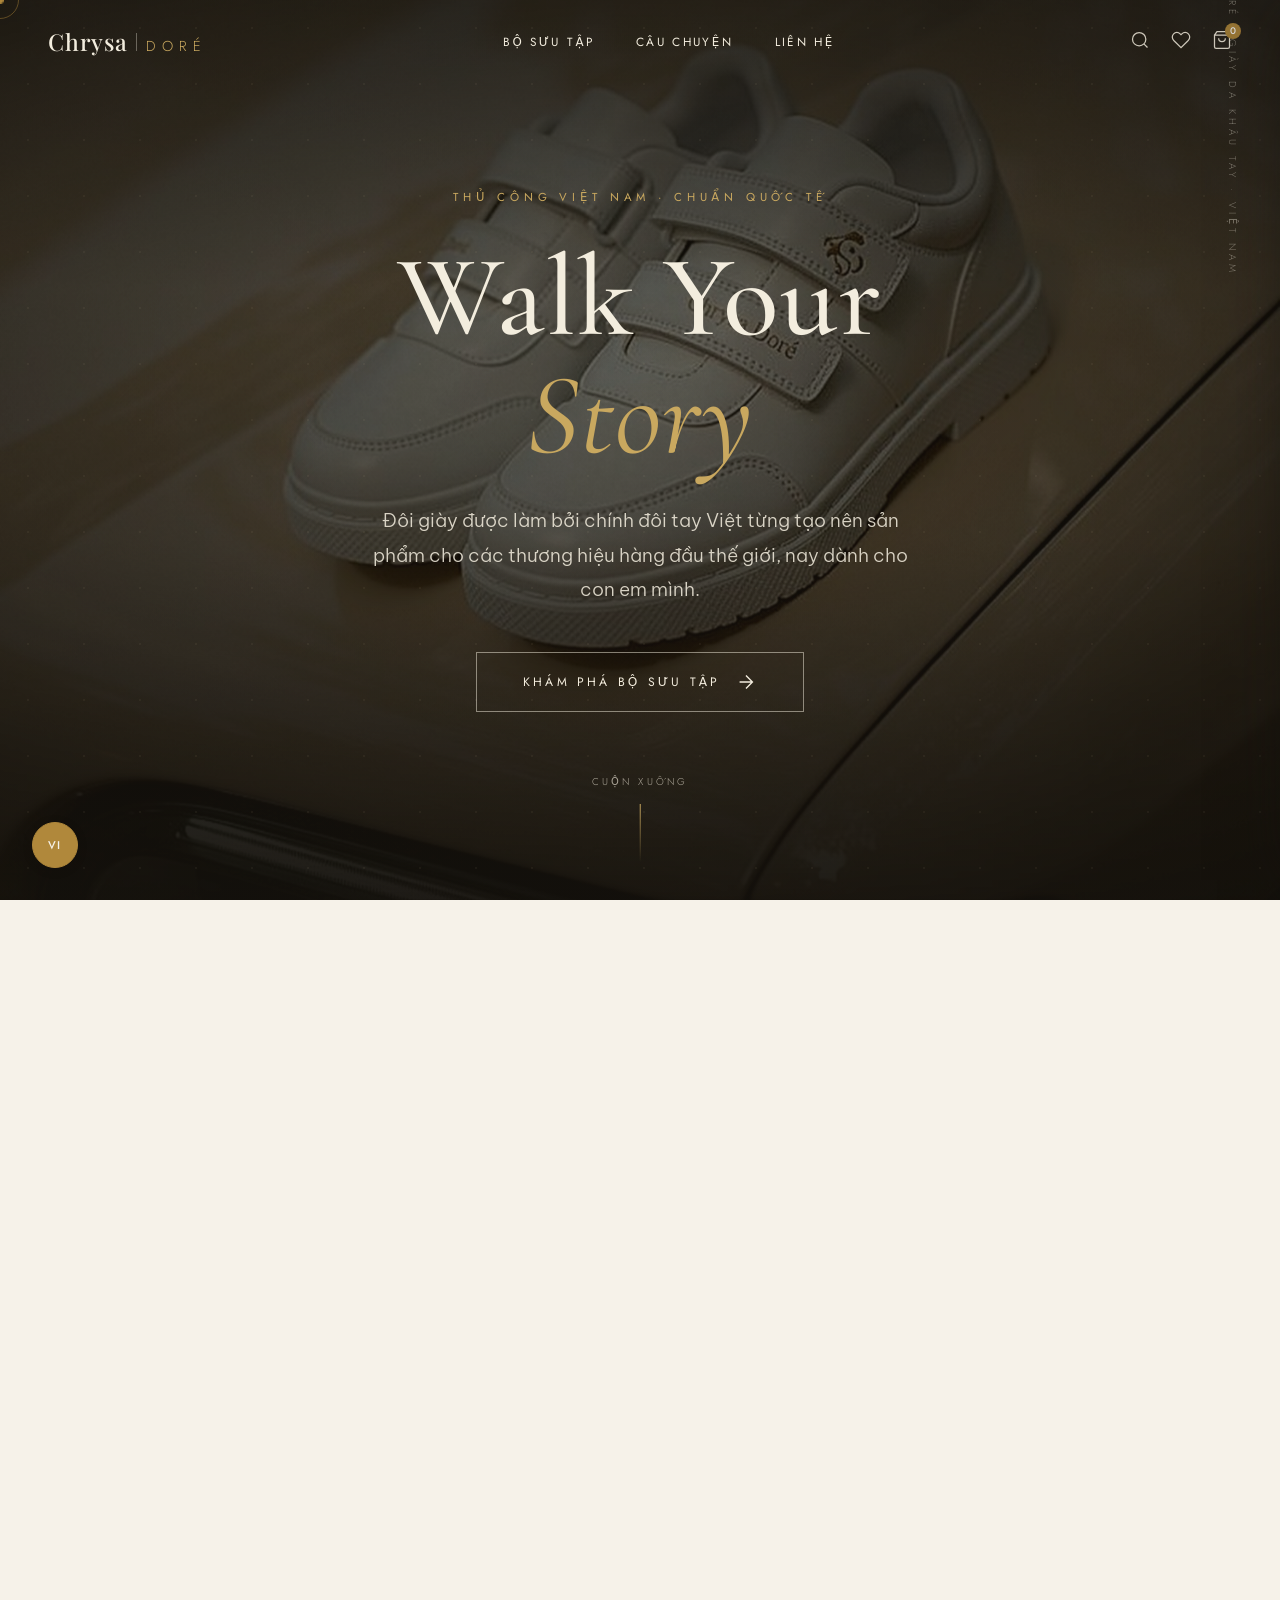
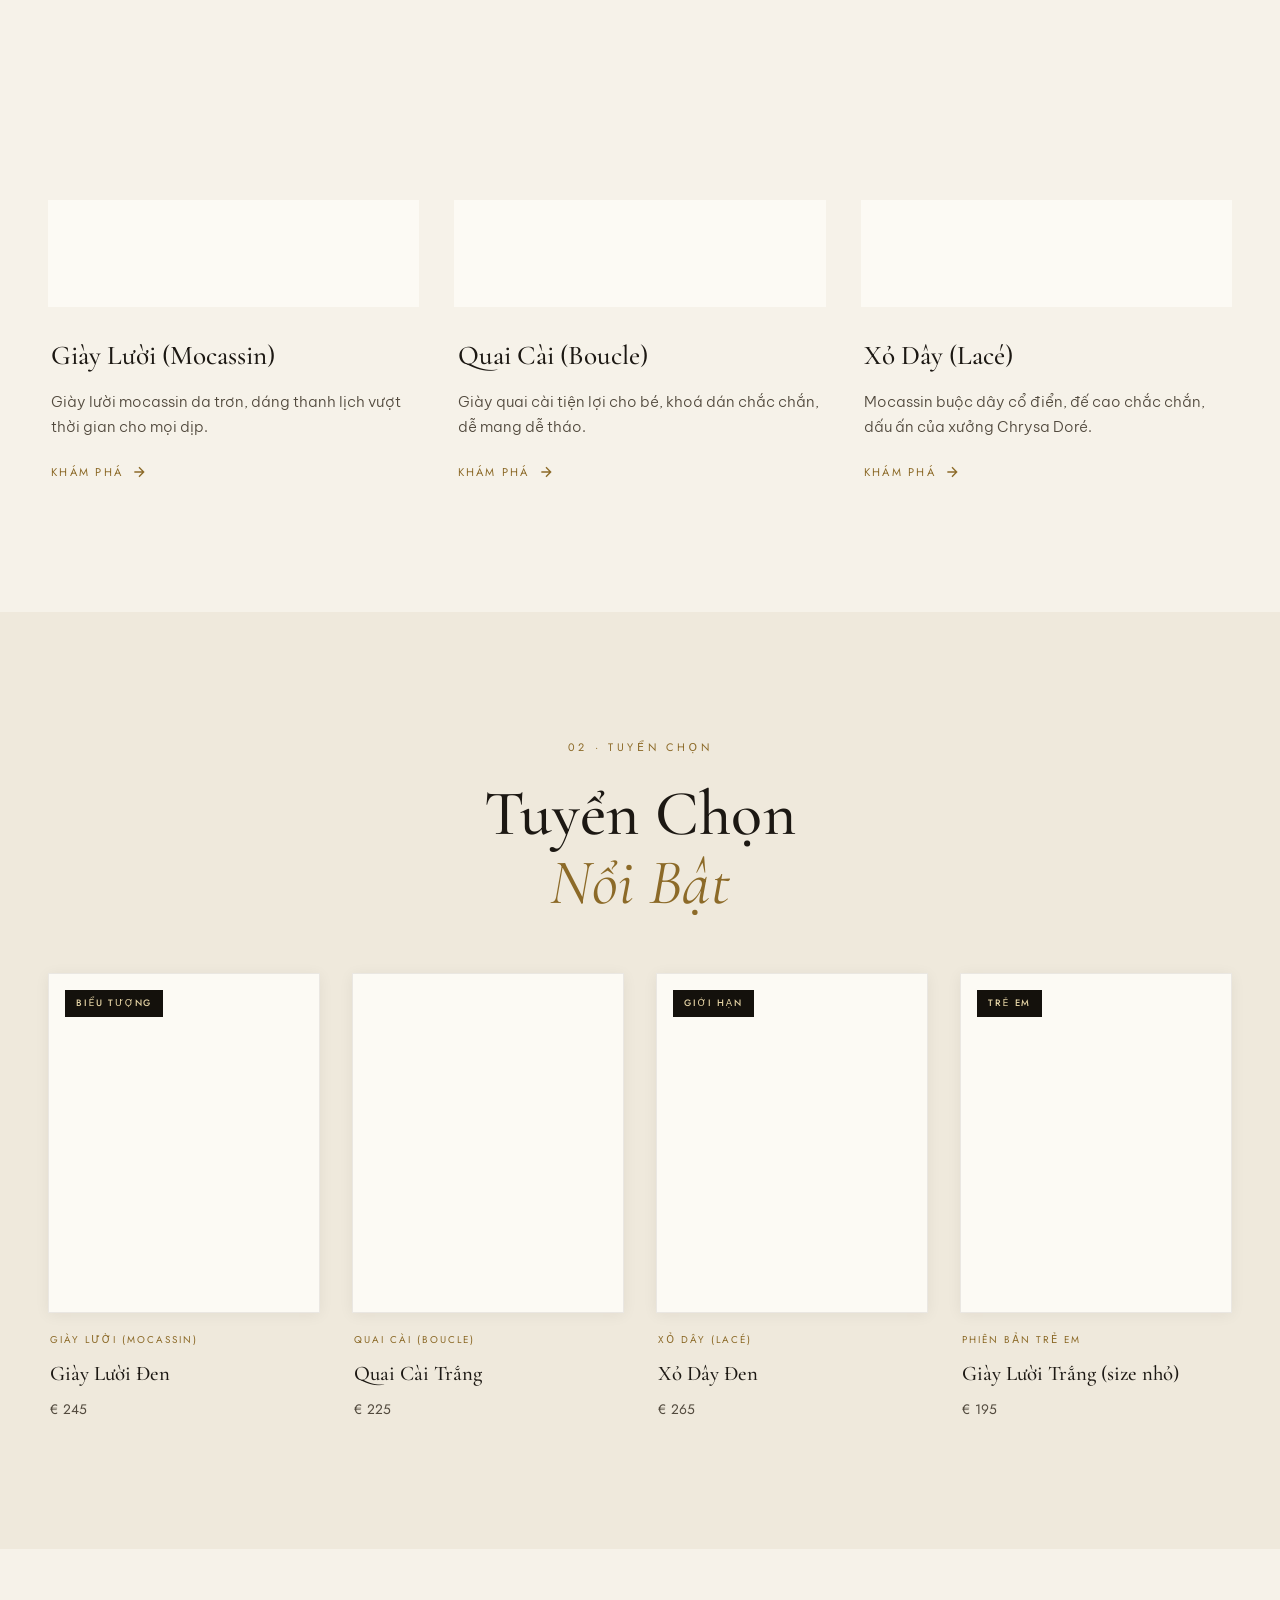
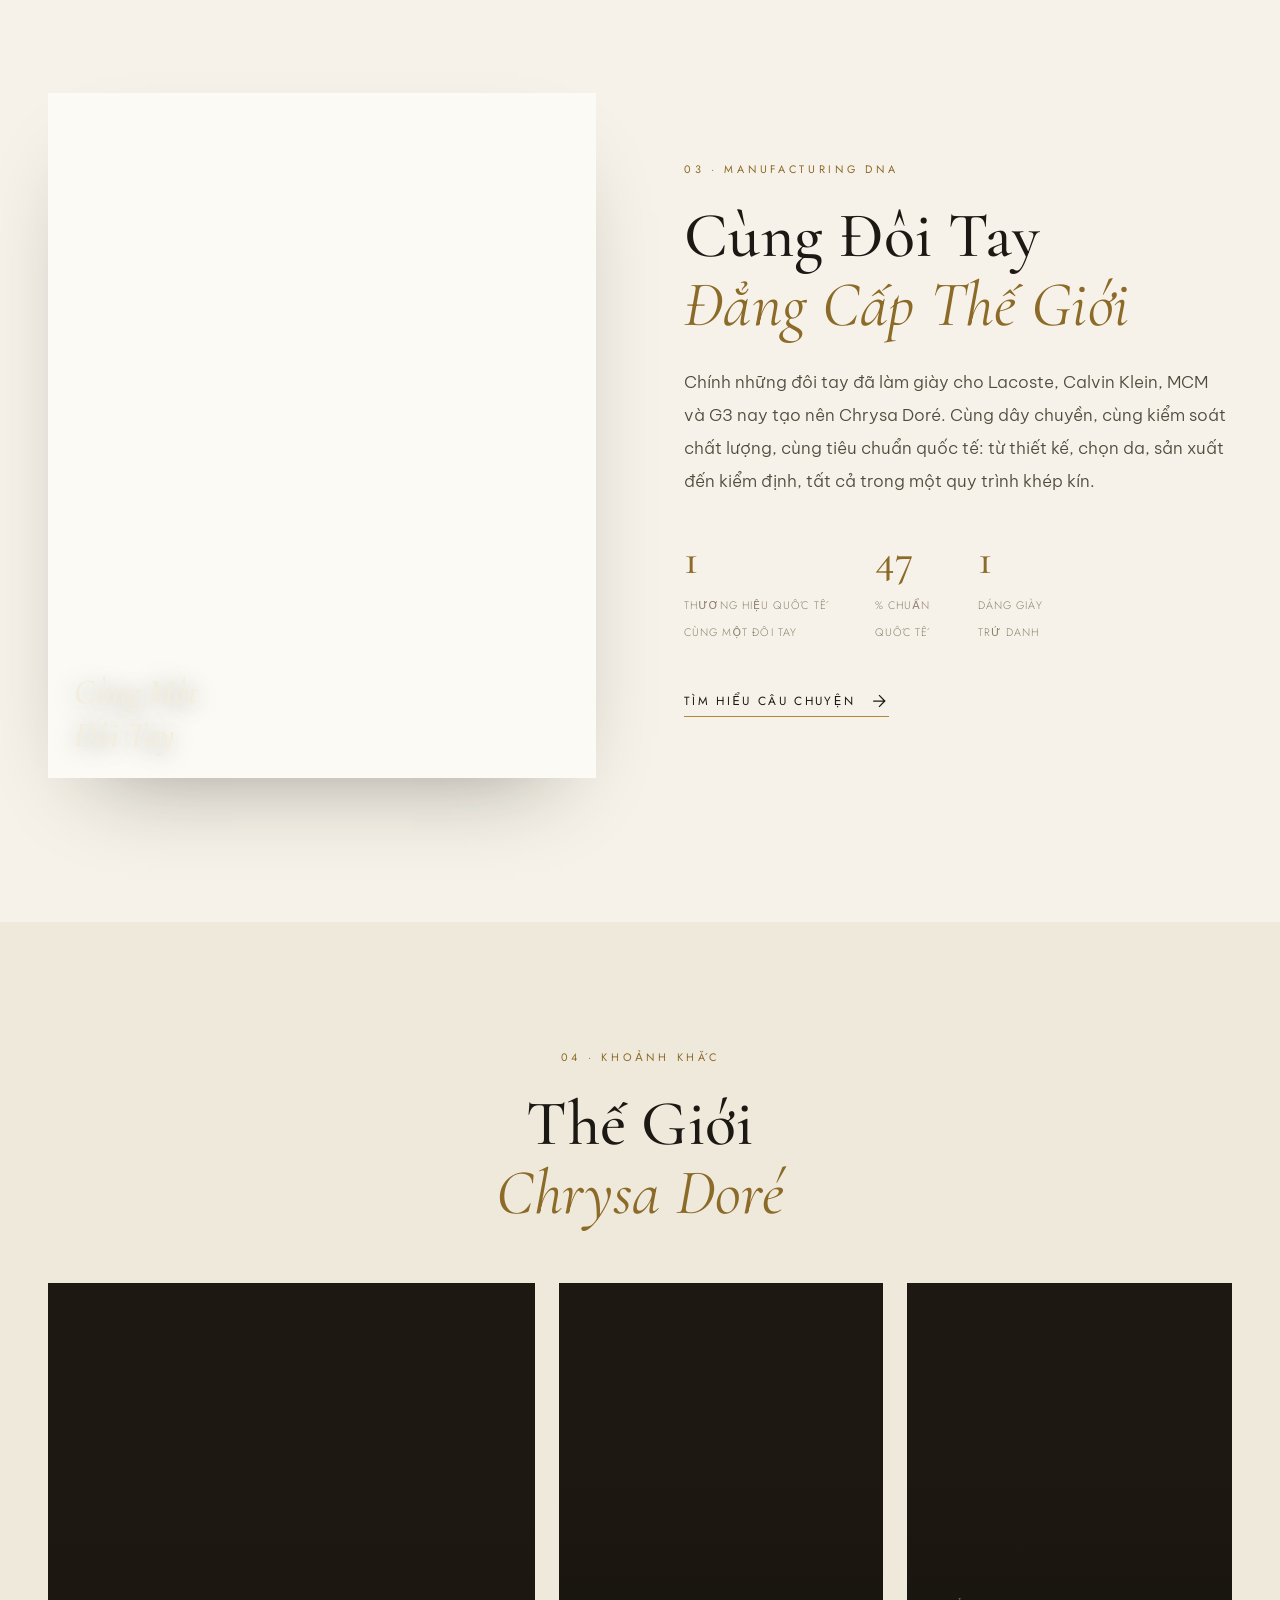
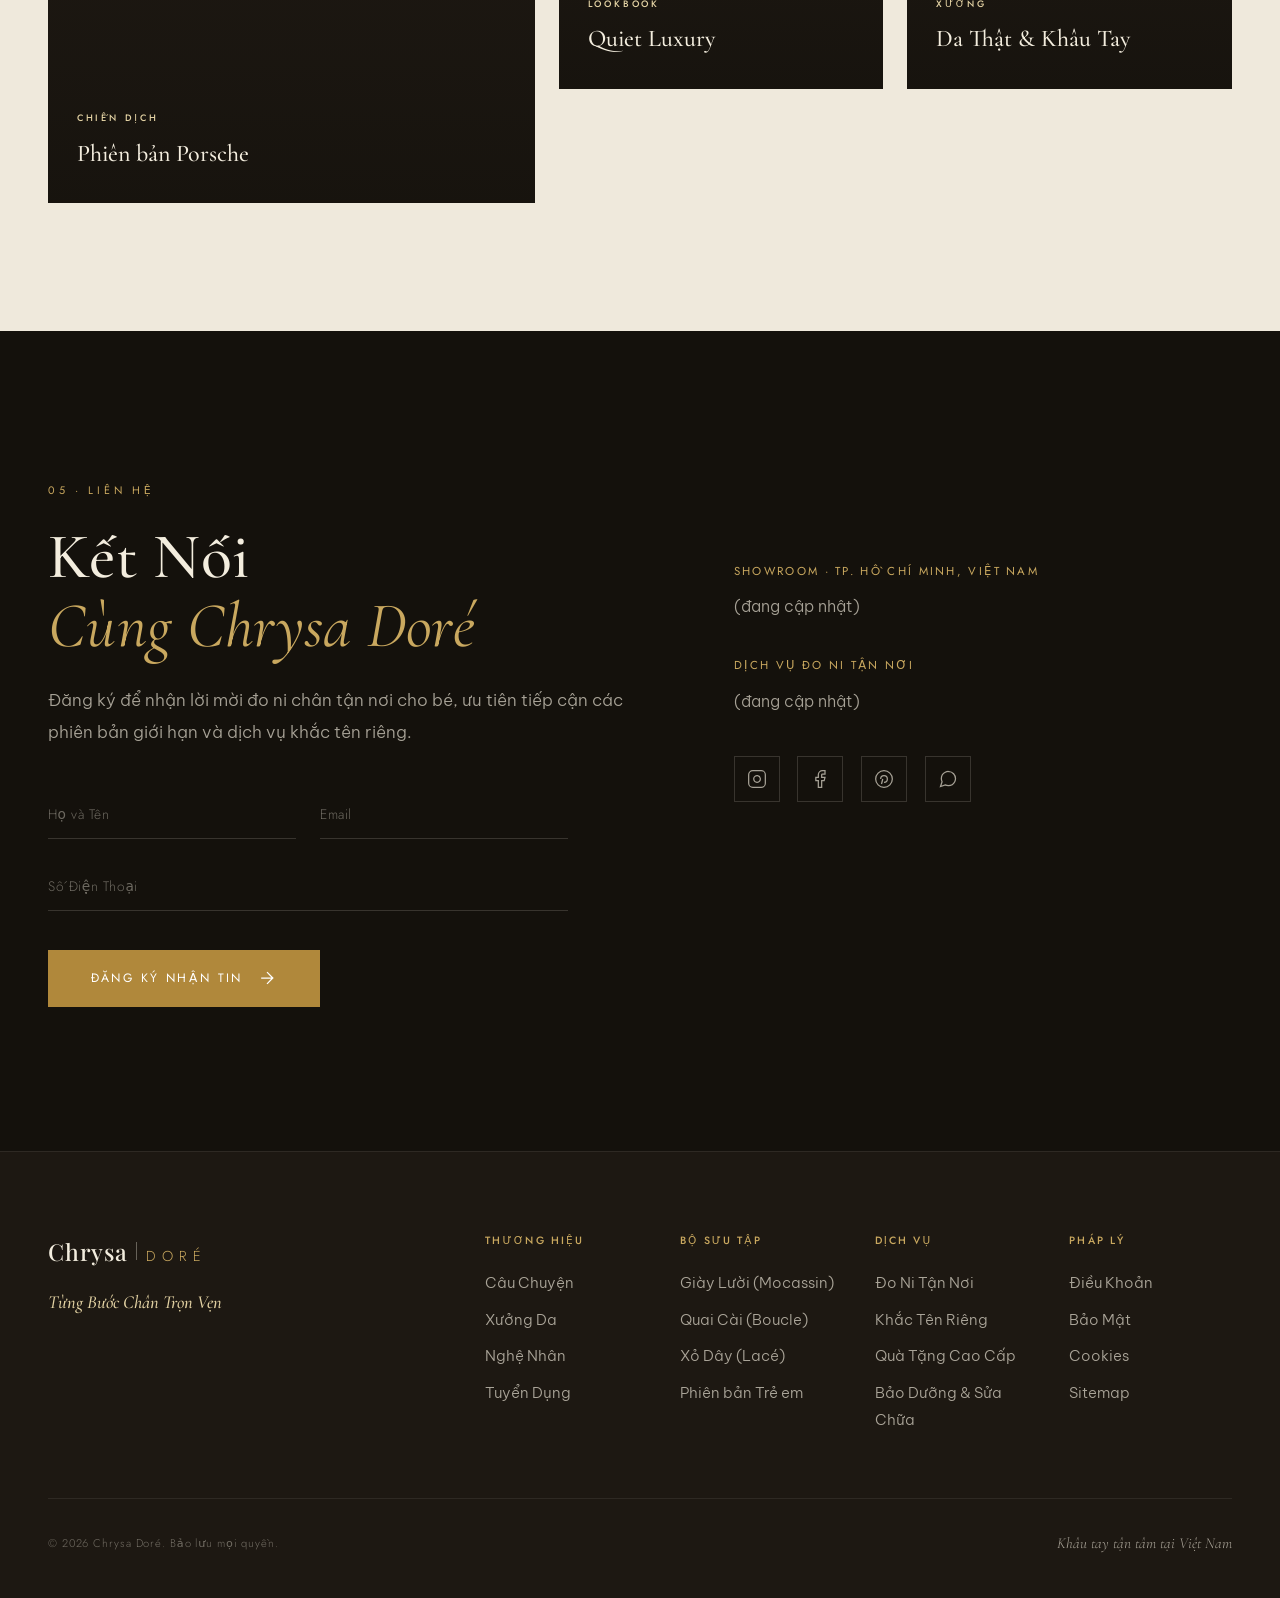
<file: index.html>
<!DOCTYPE html>
<html lang="vi">
<head>
  <meta charset="UTF-8">
  <meta name="viewport" content="width=device-width, initial-scale=1.0">
  <title>Chrysa Doré | Giày Da Thủ Công Việt Nam</title>
  <meta name="description" content="Chrysa Doré, thương hiệu giày da thủ công Việt Nam cho học sinh, trẻ em và cả gia đình. Cùng đôi tay từng làm giày cho Lacoste, Calvin Klein, MCM, G3. Built to walk your story.">
  <meta property="og:title" content="Chrysa Doré | Giày Da Thủ Công Việt Nam">
  <meta property="og:description" content="Đôi giày được làm bởi chính đôi tay Việt từng tạo nên sản phẩm cho các thương hiệu hàng đầu thế giới, nay dành cho con em mình. Built to walk your story.">
  <meta property="og:type" content="website">
  <meta property="og:url" content="https://chrysadore.com/">
  <meta property="og:image" content="https://chrysadore.com/assets/products/porsche-hero.jpg">
  <meta name="theme-color" content="#14110C">
  <link rel="icon" href="assets/favicon.svg" type="image/svg+xml">
  <link rel="preconnect" href="https://fonts.googleapis.com">
  <link rel="preconnect" href="https://fonts.gstatic.com" crossorigin>
  <link href="https://fonts.googleapis.com/css2?family=Playfair+Display:ital,wght@0,500;0,600;1,500&family=Cormorant+Garamond:ital,wght@0,400;0,500;0,600;1,400;1,500&family=Jost:wght@300;400;500&family=Be+Vietnam+Pro:wght@300;400;500&display=swap" rel="stylesheet">
  <link rel="preload" as="image" href="assets/products/porsche-hero.jpg" fetchpriority="high">
  <link rel="stylesheet" href="style.css">
  <link rel="stylesheet" href="cart.css">
  <link rel="stylesheet" href="lang.css">
</head>
<body>

  <!-- Preloader -->
  <div class="preloader" id="preloader">
    <img class="preloader-bg" src="assets/products/porsche-hero.jpg" alt="" width="1080" height="1080">
    <div class="preloader-overlay"></div>
    <div class="preloader-inner">
      <div class="preloader-logo">Chrysa</div>
    </div>
  </div>

  <!-- Cursor -->
  <div class="cursor" id="cursor"></div>
  <div class="cursor-follower" id="cursor-follower"></div>

  <!-- Navigation -->
  <nav class="nav" id="nav">
    <div class="nav-inner">
      <a href="index.html" class="nav-logo">
        <span class="logo-chrysa">Chrysa</span>
        <span class="logo-separator"></span>
        <span class="logo-dore">Doré</span>
      </a>
      <ul class="nav-links">
        <li><a href="collection.html" class="nav-link" data-vi="Bộ Sưu Tập" data-en="Collection" data-zh="系列">Bộ Sưu Tập</a></li>
        <li><a href="story.html" class="nav-link" data-vi="Câu Chuyện" data-en="Our Story" data-zh="品牌故事">Câu Chuyện</a></li>
        <li><a href="#contact" class="nav-link" data-vi="Liên Hệ" data-en="Contact" data-zh="联系">Liên Hệ</a></li>
      </ul>
      <div class="nav-actions">
        <button class="nav-icon" aria-label="Tìm kiếm">
          <svg width="20" height="20" viewBox="0 0 24 24" fill="none" stroke="currentColor" stroke-width="1.5">
            <circle cx="11" cy="11" r="8"/><path d="m21 21-4.35-4.35"/>
          </svg>
        </button>
        <button class="nav-icon" aria-label="Yêu thích">
          <svg width="20" height="20" viewBox="0 0 24 24" fill="none" stroke="currentColor" stroke-width="1.5">
            <path d="M20.84 4.61a5.5 5.5 0 0 0-7.78 0L12 5.67l-1.06-1.06a5.5 5.5 0 0 0-7.78 7.78l1.06 1.06L12 21.23l7.78-7.78 1.06-1.06a5.5 5.5 0 0 0 0-7.78z"/>
          </svg>
        </button>
        <button class="nav-icon cart-icon" aria-label="Giỏ hàng">
          <svg width="20" height="20" viewBox="0 0 24 24" fill="none" stroke="currentColor" stroke-width="1.5">
            <path d="M6 2L3 6v14a2 2 0 002 2h14a2 2 0 002-2V6l-3-4zM3 6h18M16 10a4 4 0 01-8 0"/>
          </svg>
          <span class="cart-count">0</span>
        </button>
      </div>
      <button class="nav-menu-btn" id="menuBtn" aria-label="Menu">
        <span></span><span></span><span></span>
      </button>
    </div>
  </nav>

  <!-- Mobile Menu -->
  <div class="mobile-menu" id="mobileMenu">
    <ul class="mobile-menu-links">
      <li><a href="collection.html" data-vi="Bộ Sưu Tập" data-en="Collection" data-zh="系列">Bộ Sưu Tập</a></li>
      <li><a href="story.html" data-vi="Câu Chuyện" data-en="Our Story" data-zh="品牌故事">Câu Chuyện</a></li>
      <li><a href="#contact" data-vi="Liên Hệ" data-en="Contact" data-zh="联系">Liên Hệ</a></li>
    </ul>
  </div>

  <!-- Hero Section -->
  <section class="hero" id="hero">
    <div class="hero-bg">
      <img src="assets/products/porsche-hero.jpg" alt="Chrysa Doré · Phiên bản Porsche" class="hero-bg-img" width="1080" height="1080" fetchpriority="high" decoding="async">
      <div class="hero-pattern"></div>
    </div>
    <div class="hero-content">
      <p class="hero-eyebrow" data-animate data-vi="Thủ Công Việt Nam · Chuẩn Quốc Tế" data-en="Vietnamese Craft · International Standard" data-zh="越南手工 · 国际标准">Thủ Công Việt Nam · Chuẩn Quốc Tế</p>
      <h1 class="hero-title" data-animate>
        <span class="hero-title-line">Walk Your</span>
        <span class="hero-title-line hero-title-italic">Story</span>
      </h1>
      <p class="hero-subtitle" data-animate data-vi="Đôi giày được làm bởi chính đôi tay Việt từng tạo nên sản phẩm cho các thương hiệu hàng đầu thế giới, nay dành cho con em mình." data-en="Shoes made by the very Vietnamese hands that crafted products for the world's leading brands, now made for our own children." data-zh="这双鞋由曾为世界顶级品牌打造产品的越南匠人之手制成，如今献给我们自己的孩子。">Đôi giày được làm bởi chính đôi tay Việt từng tạo nên sản phẩm cho các thương hiệu hàng đầu thế giới, nay dành cho con em mình.</p>
      <a href="collection.html" class="hero-cta" data-animate>
        <span data-vi="Khám Phá Bộ Sưu Tập" data-en="Explore the Collection" data-zh="探索系列">Khám Phá Bộ Sưu Tập</span>
        <svg width="22" height="22" viewBox="0 0 24 24" fill="none" stroke="currentColor" stroke-width="1.5">
          <path d="M5 12h14M12 5l7 7-7 7"/>
        </svg>
      </a>
    </div>
    <div class="hero-scroll">
      <span data-vi="Cuộn xuống" data-en="Scroll" data-zh="向下滚动">Cuộn xuống</span>
      <div class="hero-scroll-line"></div>
    </div>
    <div class="hero-side-text">Chrysa Doré · Giày Da Khâu Tay · Việt Nam</div>
  </section>

  <!-- Marquee -->
  <div class="marquee">
    <div class="marquee-track">
      <span>Bàn Tay Việt</span><span class="marquee-dot"></span>
      <span>Chuẩn Quốc Tế</span><span class="marquee-dot"></span>
      <span>Tự Hào Việt Nam</span><span class="marquee-dot"></span>
      <span>Cho Thế Hệ Mai Sau</span><span class="marquee-dot"></span>
      <span>Bàn Tay Việt</span><span class="marquee-dot"></span>
      <span>Chuẩn Quốc Tế</span><span class="marquee-dot"></span>
      <span>Tự Hào Việt Nam</span><span class="marquee-dot"></span>
      <span>Cho Thế Hệ Mai Sau</span><span class="marquee-dot"></span>
    </div>
  </div>

  <!-- Collections Section -->
  <section class="collections" id="collections">
    <div class="section-header">
      <span class="section-label" data-animate>01 · Bộ Sưu Tập</span>
      <h2 class="section-title" data-animate data-vi="Ba Dáng Giày<br><em>Trứ Danh</em>" data-en="Three Signature<br><em>Silhouettes</em>" data-zh="三款<br><em>经典鞋型</em>">Ba Dáng Giày<br><em>Trứ Danh</em></h2>
      <p class="section-desc" data-animate data-vi="Mỗi đôi giày được hoàn thiện thủ công từ da thật, với đường khâu tỉ mỉ, đế bền bỉ, ôm trọn từng bước chân." data-en="Each pair finished by hand in genuine leather, with meticulous stitching, durable soles, cradling every step." data-zh="每一双皆以真皮手工制成，细致缝线、耐磨鞋底，呵护每一步。">Mỗi đôi giày được hoàn thiện thủ công từ da thật, với đường khâu tỉ mỉ, đế bền bỉ, ôm trọn từng bước chân.</p>
    </div>
    <div class="collections-grid">
      <!-- Le Mocassin -->
      <article class="collection-card" data-animate>
        <a href="collection.html" style="display:block;color:inherit">
          <div class="collection-img">
            <div class="collection-img-placeholder">
              <img loading="lazy" src="assets/products/mocassin-noir-1.webp" alt="Giày Lười (Mocassin)">
            </div>
            <div class="collection-img-overlay"><span class="collection-season" data-vi="BIỂU TƯỢNG" data-en="SIGNATURE" data-zh="标志">BIỂU TƯỢNG</span></div>
          </div>
          <div class="collection-info">
            <h3 data-vi="Giày Lười (Mocassin)" data-en="The Mocassin" data-zh="莫卡辛 (Mocassin)">Giày Lười (Mocassin)</h3>
            <p data-vi="Giày lười mocassin da trơn, dáng thanh lịch vượt thời gian cho mọi dịp." data-en="Slip-on leather moccasins, a timeless silhouette for every occasion." data-zh="一脚蹬皮革莫卡辛，经典隽永，适合任何场合。">Giày lười mocassin da trơn, dáng thanh lịch vượt thời gian cho mọi dịp.</p>
            <span class="collection-link" data-vi="Khám phá" data-en="Explore" data-zh="探索">Khám phá<svg width="16" height="16" viewBox="0 0 24 24" fill="none" stroke="currentColor" stroke-width="2"><path d="M5 12h14M12 5l7 7-7 7"/></svg></span>
          </div>
        </a>
      </article>
      <!-- La Boucle -->
      <article class="collection-card" data-animate>
        <a href="collection.html" style="display:block;color:inherit">
          <div class="collection-img">
            <div class="collection-img-placeholder">
              <img loading="lazy" src="assets/products/boucle-blanc-1.webp" alt="Quai Cài (Boucle)">
            </div>
            <div class="collection-img-overlay"><span class="collection-season" data-vi="TRẺ EM" data-en="KIDS" data-zh="童鞋">TRẺ EM</span></div>
          </div>
          <div class="collection-info">
            <h3 data-vi="Quai Cài (Boucle)" data-en="The Buckle" data-zh="搭扣鞋 (Boucle)">Quai Cài (Boucle)</h3>
            <p data-vi="Giày quai cài tiện lợi cho bé, khoá dán chắc chắn, dễ mang dễ tháo." data-en="Easy buckle-strap shoes for little ones, secure and simple to slip on and off." data-zh="便于穿脱的搭扣童鞋，牢固贴合，轻松上脚。">Giày quai cài tiện lợi cho bé, khoá dán chắc chắn, dễ mang dễ tháo.</p>
            <span class="collection-link" data-vi="Khám phá" data-en="Explore" data-zh="探索">Khám phá<svg width="16" height="16" viewBox="0 0 24 24" fill="none" stroke="currentColor" stroke-width="2"><path d="M5 12h14M12 5l7 7-7 7"/></svg></span>
          </div>
        </a>
      </article>
      <!-- Le Lacé -->
      <article class="collection-card" data-animate>
        <a href="collection.html" style="display:block;color:inherit">
          <div class="collection-img">
            <div class="collection-img-placeholder">
              <img loading="lazy" src="assets/products/lace-blanc-1.webp" alt="Xỏ Dây (Lacé)">
            </div>
            <div class="collection-img-overlay"><span class="collection-season" data-vi="XƯỞNG" data-en="ATELIER" data-zh="工坊">XƯỞNG</span></div>
          </div>
          <div class="collection-info">
            <h3 data-vi="Xỏ Dây (Lacé)" data-en="The Laced" data-zh="系带鞋 (Lacé)">Xỏ Dây (Lacé)</h3>
            <p data-vi="Mocassin buộc dây cổ điển, đế cao chắc chắn, dấu ấn của xưởng Chrysa Doré." data-en="Classic laced moccasins on a sturdy sole, the Chrysa Doré atelier signature." data-zh="经典系带莫卡辛，厚实鞋底，Chrysa Doré 工坊的标志。">Mocassin buộc dây cổ điển, đế cao chắc chắn, dấu ấn của xưởng Chrysa Doré.</p>
            <span class="collection-link" data-vi="Khám phá" data-en="Explore" data-zh="探索">Khám phá<svg width="16" height="16" viewBox="0 0 24 24" fill="none" stroke="currentColor" stroke-width="2"><path d="M5 12h14M12 5l7 7-7 7"/></svg></span>
          </div>
        </a>
      </article>
    </div>
  </section>

  <!-- Featured Products -->
  <section class="featured">
    <div class="section-header">
      <span class="section-label" data-animate>02 · Tuyển Chọn</span>
      <h2 class="section-title" data-animate data-vi="Tuyển Chọn<br><em>Nổi Bật</em>" data-en="Featured<br><em>Selection</em>" data-zh="精选<br><em>推荐</em>">Tuyển Chọn<br><em>Nổi Bật</em></h2>
    </div>
    <div class="featured-grid">
      <a href="product.html" class="product-card-link"><article class="product-card" data-animate data-product-id="cd-moc-noir" data-product-name="Giày Lười Đen" data-product-price="245" data-product-image="assets/products/mocassin-noir-1.webp" data-product-category="Giày Lười">
        <div class="product-img">
          <div class="product-img-placeholder">
            <img loading="lazy" src="assets/products/mocassin-noir-1.webp" alt="Giày Lười Đen">
          </div>
          <div class="product-actions">
            <button class="product-action-btn" aria-label="Xem nhanh">
              <svg width="18" height="18" viewBox="0 0 24 24" fill="none" stroke="currentColor" stroke-width="1.5"><path d="M1 12s4-8 11-8 11 8 11 8-4 8-11 8-11-8-11-8z"/><circle cx="12" cy="12" r="3"/></svg>
            </button>
            <button class="product-action-btn" data-add-cart aria-label="Thêm vào giỏ">
              <svg width="18" height="18" viewBox="0 0 24 24" fill="none" stroke="currentColor" stroke-width="1.5"><path d="M6 2L3 6v14a2 2 0 002 2h14a2 2 0 002-2V6l-3-4zM3 6h18M16 10a4 4 0 01-8 0"/></svg>
            </button>
          </div>
          <span class="product-badge" data-vi="BIỂU TƯỢNG" data-en="SIGNATURE" data-zh="标志">BIỂU TƯỢNG</span>
        </div>
        <div class="product-info">
          <span class="product-category" data-vi="Giày Lười (Mocassin)" data-en="The Mocassin" data-zh="莫卡辛 (Mocassin)">Giày Lười (Mocassin)</span>
          <h3 class="product-name" data-vi="Giày Lười Đen" data-en="Mocassin Black" data-zh="莫卡辛 黑色">Giày Lười Đen</h3>
          <p class="product-price">€ 245</p>
        </div>
      </article></a>

      <a href="product.html" class="product-card-link"><article class="product-card" data-animate data-product-id="cd-bou-blanc" data-product-name="Quai Cài Trắng" data-product-price="225" data-product-image="assets/products/boucle-blanc-1.webp" data-product-category="Quai Cài">
        <div class="product-img">
          <div class="product-img-placeholder">
            <img loading="lazy" src="assets/products/boucle-blanc-1.webp" alt="Quai Cài Trắng">
          </div>
          <div class="product-actions">
            <button class="product-action-btn" aria-label="Xem nhanh">
              <svg width="18" height="18" viewBox="0 0 24 24" fill="none" stroke="currentColor" stroke-width="1.5"><path d="M1 12s4-8 11-8 11 8 11 8-4 8-11 8-11-8-11-8z"/><circle cx="12" cy="12" r="3"/></svg>
            </button>
            <button class="product-action-btn" data-add-cart aria-label="Thêm vào giỏ">
              <svg width="18" height="18" viewBox="0 0 24 24" fill="none" stroke="currentColor" stroke-width="1.5"><path d="M6 2L3 6v14a2 2 0 002 2h14a2 2 0 002-2V6l-3-4zM3 6h18M16 10a4 4 0 01-8 0"/></svg>
            </button>
          </div>
        </div>
        <div class="product-info">
          <span class="product-category" data-vi="Quai Cài (Boucle)" data-en="The Buckle" data-zh="搭扣鞋 (Boucle)">Quai Cài (Boucle)</span>
          <h3 class="product-name" data-vi="Quai Cài Trắng" data-en="Buckle White" data-zh="搭扣鞋 白色">Quai Cài Trắng</h3>
          <p class="product-price">€ 225</p>
        </div>
      </article></a>

      <a href="product.html" class="product-card-link"><article class="product-card" data-animate data-product-id="cd-lace-noir" data-product-name="Xỏ Dây Đen" data-product-price="265" data-product-image="assets/products/lace-noir-1.webp" data-product-category="Xỏ Dây">
        <div class="product-img">
          <div class="product-img-placeholder">
            <img loading="lazy" src="assets/products/lace-noir-1.webp" alt="Xỏ Dây Đen">
          </div>
          <div class="product-actions">
            <button class="product-action-btn" aria-label="Xem nhanh">
              <svg width="18" height="18" viewBox="0 0 24 24" fill="none" stroke="currentColor" stroke-width="1.5"><path d="M1 12s4-8 11-8 11 8 11 8-4 8-11 8-11-8-11-8z"/><circle cx="12" cy="12" r="3"/></svg>
            </button>
            <button class="product-action-btn" data-add-cart aria-label="Thêm vào giỏ">
              <svg width="18" height="18" viewBox="0 0 24 24" fill="none" stroke="currentColor" stroke-width="1.5"><path d="M6 2L3 6v14a2 2 0 002 2h14a2 2 0 002-2V6l-3-4zM3 6h18M16 10a4 4 0 01-8 0"/></svg>
            </button>
          </div>
          <span class="product-badge" data-vi="GIỚI HẠN" data-en="LIMITED" data-zh="限量">GIỚI HẠN</span>
        </div>
        <div class="product-info">
          <span class="product-category" data-vi="Xỏ Dây (Lacé)" data-en="The Laced" data-zh="系带鞋 (Lacé)">Xỏ Dây (Lacé)</span>
          <h3 class="product-name" data-vi="Xỏ Dây Đen" data-en="Laced Black" data-zh="系带鞋 黑色">Xỏ Dây Đen</h3>
          <p class="product-price">€ 265</p>
        </div>
      </article></a>

      <a href="product.html" class="product-card-link"><article class="product-card" data-animate data-product-id="cd-moc-blanc-mini" data-product-name="Giày Lười Trắng (size nhỏ)" data-product-price="195" data-product-image="assets/products/mocassin-blanc-1.webp" data-product-category="Phiên bản Trẻ em">
        <div class="product-img">
          <div class="product-img-placeholder">
            <img loading="lazy" src="assets/products/mocassin-blanc-1.webp" alt="Giày Lười Trắng (size nhỏ)">
          </div>
          <div class="product-actions">
            <button class="product-action-btn" aria-label="Xem nhanh">
              <svg width="18" height="18" viewBox="0 0 24 24" fill="none" stroke="currentColor" stroke-width="1.5"><path d="M1 12s4-8 11-8 11 8 11 8-4 8-11 8-11-8-11-8z"/><circle cx="12" cy="12" r="3"/></svg>
            </button>
            <button class="product-action-btn" data-add-cart aria-label="Thêm vào giỏ">
              <svg width="18" height="18" viewBox="0 0 24 24" fill="none" stroke="currentColor" stroke-width="1.5"><path d="M6 2L3 6v14a2 2 0 002 2h14a2 2 0 002-2V6l-3-4zM3 6h18M16 10a4 4 0 01-8 0"/></svg>
            </button>
          </div>
          <span class="product-badge" data-vi="TRẺ EM" data-en="KIDS" data-zh="童鞋">TRẺ EM</span>
        </div>
        <div class="product-info">
          <span class="product-category" data-vi="Phiên bản Trẻ em" data-en="Kids' Edition" data-zh="童鞋系列">Phiên bản Trẻ em</span>
          <h3 class="product-name" data-vi="Giày Lười Trắng (size nhỏ)" data-en="Mocassin White (Kids)" data-zh="莫卡辛 白色 (小码)">Giày Lười Trắng (size nhỏ)</h3>
          <p class="product-price">€ 195</p>
        </div>
      </article></a>
    </div>
  </section>

  <!-- Atelier Section -->
  <section class="atelier" id="atelier">
    <div class="atelier-inner">
      <div class="atelier-visual" data-animate>
        <div class="atelier-img-placeholder">
          <img loading="lazy" src="assets/products/porsche-portrait.jpg" alt="Xưởng thủ công Chrysa Doré">
          <div class="atelier-overlay-text">Cùng Một<br>Đôi Tay</div>
        </div>
      </div>
      <div class="atelier-content">
        <span class="section-label" data-animate>03 · Manufacturing DNA</span>
        <h2 class="section-title" data-animate data-vi="Cùng Đôi Tay<br><em>Đẳng Cấp Thế Giới</em>" data-en="The Same Hands<br><em>World-Class</em>" data-zh="同样的双手<br><em>国际水准</em>">Cùng Đôi Tay<br><em>Đẳng Cấp Thế Giới</em></h2>
        <p class="atelier-text" data-animate data-vi="Chính những đôi tay đã làm giày cho Lacoste, Calvin Klein, MCM và G3 nay tạo nên Chrysa Doré. Cùng dây chuyền, cùng kiểm soát chất lượng, cùng tiêu chuẩn quốc tế: từ thiết kế, chọn da, sản xuất đến kiểm định, tất cả trong một quy trình khép kín." data-en="The very hands that crafted shoes for Lacoste, Calvin Klein, MCM and G3 now create Chrysa Doré. The same line, the same quality control, the same international standard: from design and leather selection to production and inspection, all under one roof." data-zh="曾为 Lacoste、Calvin Klein、MCM、G3 制鞋的双手，如今打造 Chrysa Doré。同一条产线、同样的品控、同样的国际标准：从设计、选皮、生产到检验，全程一体。">
          Chính những đôi tay đã làm giày cho Lacoste, Calvin Klein, MCM và G3 nay tạo nên Chrysa Doré. Cùng dây chuyền, cùng kiểm soát chất lượng, cùng tiêu chuẩn quốc tế: từ thiết kế, chọn da, sản xuất đến kiểm định, tất cả trong một quy trình khép kín.
        </p>
        <div class="atelier-stats" data-animate>
          <div class="stat">
            <span class="stat-number">4</span>
            <span class="stat-label" data-vi="Thương hiệu quốc tế<br>cùng một đôi tay" data-en="Global brands<br>same hands" data-zh="国际品牌<br>同一双手">Thương hiệu quốc tế<br>cùng một đôi tay</span>
          </div>
          <div class="stat">
            <span class="stat-number">100</span>
            <span class="stat-label" data-vi="% chuẩn<br>quốc tế" data-en="% world-class<br>standard" data-zh="% 国际<br>标准">% chuẩn<br>quốc tế</span>
          </div>
          <div class="stat">
            <span class="stat-number">3</span>
            <span class="stat-label" data-vi="Dáng giày<br>trứ danh" data-en="Signature<br>silhouettes" data-zh="经典<br>鞋型">Dáng giày<br>trứ danh</span>
          </div>
        </div>
        <a href="story.html" class="atelier-link" data-animate>
          <span data-vi="Tìm Hiểu Câu Chuyện" data-en="Discover Our Story" data-zh="了解品牌故事">Tìm Hiểu Câu Chuyện</span>
          <svg width="20" height="20" viewBox="0 0 24 24" fill="none" stroke="currentColor" stroke-width="1.5"><path d="M5 12h14M12 5l7 7-7 7"/></svg>
        </a>
      </div>
    </div>
  </section>

  <!-- Editorial / Lookbook -->
  <section class="editorial">
    <div class="section-header">
      <span class="section-label" data-animate>04 · Khoảnh Khắc</span>
      <h2 class="section-title" data-animate data-vi="Thế Giới<br><em>Chrysa Doré</em>" data-en="The World of<br><em>Chrysa Doré</em>" data-zh="Chrysa Doré<br><em>的世界</em>">Thế Giới<br><em>Chrysa Doré</em></h2>
    </div>
    <div class="editorial-grid">
      <div class="editorial-item editorial-large" data-animate>
        <div class="editorial-placeholder">
          <img loading="lazy" src="assets/products/porsche-master.png" alt="Phiên bản Porsche">
          <div class="editorial-placeholder-text">
            <span class="editorial-tag" data-vi="Chiến Dịch" data-en="Campaign" data-zh="形象大片">Chiến Dịch</span>
            <span class="editorial-issue" data-vi="Phiên bản Porsche" data-en="Porsche Edition" data-zh="保时捷联名">Phiên bản Porsche</span>
          </div>
        </div>
      </div>
      <div class="editorial-item" data-animate>
        <div class="editorial-placeholder">
          <img loading="lazy" src="assets/products/porsche-portrait.jpg" alt="Quiet Luxury">
          <div class="editorial-placeholder-text">
            <span class="editorial-tag">Lookbook</span>
            <span class="editorial-issue">Quiet Luxury</span>
          </div>
        </div>
      </div>
      <div class="editorial-item" data-animate>
        <div class="editorial-placeholder">
          <img loading="lazy" src="assets/products/lace-noir-1.webp" alt="Cuir & Main">
          <div class="editorial-placeholder-text">
            <span class="editorial-tag" data-vi="Xưởng" data-en="Atelier" data-zh="工坊">Xưởng</span>
            <span class="editorial-issue" data-vi="Da Thật &amp; Khâu Tay" data-en="Leather &amp; Hand" data-zh="真皮与手工">Da Thật &amp; Khâu Tay</span>
          </div>
        </div>
      </div>
    </div>
  </section>

  <!-- Contact / Newsletter -->
  <section class="contact" id="contact">
    <div class="contact-inner">
      <div class="contact-left">
        <span class="section-label" data-animate>05 · Liên Hệ</span>
        <h2 class="section-title" data-animate data-vi="Kết Nối<br><em>Cùng Chrysa Doré</em>" data-en="Connect<br><em>With Chrysa Doré</em>" data-zh="联系<br><em>Chrysa Doré</em>">Kết Nối<br><em>Cùng Chrysa Doré</em></h2>
        <p class="contact-text" data-animate data-vi="Đăng ký để nhận lời mời đo ni chân tận nơi cho bé, ưu tiên tiếp cận các phiên bản giới hạn và dịch vụ khắc tên riêng." data-en="Register for in-home fitting invitations, priority access to limited editions, and personal engraving services." data-zh="注册即可获得上门量脚邀请、限量款优先购买权及专属刻字服务。">
          Đăng ký để nhận lời mời đo ni chân tận nơi cho bé, ưu tiên tiếp cận các phiên bản giới hạn và dịch vụ khắc tên riêng.
        </p>
        <form class="contact-form" data-animate>
          <div class="form-row">
            <div class="form-group">
              <input type="text" placeholder="Họ và Tên" required data-vi="Họ và Tên" data-en="Full Name" data-zh="姓名">
            </div>
            <div class="form-group">
              <input type="email" placeholder="Email" required>
            </div>
          </div>
          <div class="form-group">
            <input type="tel" placeholder="Số Điện Thoại" data-vi="Số Điện Thoại" data-en="Phone Number" data-zh="电话号码">
          </div>
          <button type="submit" class="form-submit">
            <span data-vi="Đăng Ký Nhận Tin" data-en="Subscribe" data-zh="订阅">Đăng Ký Nhận Tin</span>
            <svg width="20" height="20" viewBox="0 0 24 24" fill="none" stroke="currentColor" stroke-width="1.5"><path d="M5 12h14M12 5l7 7-7 7"/></svg>
          </button>
        </form>
      </div>
      <div class="contact-right" data-animate>
        <div class="contact-info-block">
          <h4 data-vi="Showroom · TP. Hồ Chí Minh, Việt Nam" data-en="Showroom · Ho Chi Minh City, Vietnam" data-zh="展厅 · 胡志明市，越南">Showroom · TP. Hồ Chí Minh, Việt Nam</h4>
          <p data-vi="(đang cập nhật)" data-en="(to be updated)" data-zh="(更新中)">(đang cập nhật)</p>
        </div>
        <div class="contact-info-block">
          <h4 data-vi="Dịch Vụ Đo Ni Tận Nơi" data-en="Home Fitting Service" data-zh="上门量脚服务">Dịch Vụ Đo Ni Tận Nơi</h4>
          <p data-vi="(đang cập nhật)" data-en="(to be updated)" data-zh="(更新中)">(đang cập nhật)</p>
        </div>
        <div class="contact-social">
          <a href="#" class="social-link" aria-label="Instagram">
            <svg width="20" height="20" viewBox="0 0 24 24" fill="none" stroke="currentColor" stroke-width="1.5"><rect x="2" y="2" width="20" height="20" rx="5" ry="5"/><path d="M16 11.37A4 4 0 1112.63 8 4 4 0 0116 11.37z"/><line x1="17.5" y1="6.5" x2="17.51" y2="6.5"/></svg>
          </a>
          <a href="#" class="social-link" aria-label="Facebook">
            <svg width="20" height="20" viewBox="0 0 24 24" fill="none" stroke="currentColor" stroke-width="1.5"><path d="M18 2h-3a5 5 0 00-5 5v3H7v4h3v8h4v-8h3l1-4h-4V7a1 1 0 011-1h3z"/></svg>
          </a>
          <a href="#" class="social-link" aria-label="Pinterest">
            <svg width="20" height="20" viewBox="0 0 24 24" fill="none" stroke="currentColor" stroke-width="1.5"><circle cx="12" cy="12" r="10"/><path d="M8 12c0-2.2 1.8-4 4-4s4 1.8 4 4-1.8 4-4 4"/><path d="M9 18l1.5-6"/></svg>
          </a>
          <a href="#" class="social-link" aria-label="WeChat">
            <svg width="20" height="20" viewBox="0 0 24 24" fill="none" stroke="currentColor" stroke-width="1.5"><path d="M21 11.5a8.38 8.38 0 01-.9 3.8 8.5 8.5 0 01-7.6 4.7 8.38 8.38 0 01-3.8-.9L3 21l1.9-5.7a8.38 8.38 0 01-.9-3.8 8.5 8.5 0 014.7-7.6 8.38 8.38 0 013.8-.9h.5A8.48 8.48 0 0121 11.5z"/></svg>
          </a>
        </div>
      </div>
    </div>
  </section>

  <!-- Footer -->
  <footer class="footer">
    <div class="footer-inner">
      <div class="footer-top">
        <div class="footer-brand">
          <div class="footer-logo">
            <span class="logo-chrysa">Chrysa</span>
            <span class="logo-separator"></span>
            <span class="logo-dore">Doré</span>
          </div>
          <p class="footer-tagline" data-vi="Từng Bước Chân Trọn Vẹn" data-en="Every Step, Beautifully Made" data-zh="每一步，皆臻完美">Từng Bước Chân Trọn Vẹn</p>
        </div>
        <div class="footer-links-grid">
          <div class="footer-col">
            <h5 data-vi="Thương Hiệu" data-en="The Brand" data-zh="品牌">Thương Hiệu</h5>
            <ul>
              <li><a href="story.html" data-vi="Câu Chuyện" data-en="Our Story" data-zh="品牌故事">Câu Chuyện</a></li>
              <li><a href="story.html" data-vi="Xưởng Da" data-en="Atelier" data-zh="工坊">Xưởng Da</a></li>
              <li><a href="story.html" data-vi="Nghệ Nhân" data-en="Artisans" data-zh="工匠">Nghệ Nhân</a></li>
              <li><a href="#contact" data-vi="Tuyển Dụng" data-en="Careers" data-zh="招聘">Tuyển Dụng</a></li>
            </ul>
          </div>
          <div class="footer-col">
            <h5 data-vi="Bộ Sưu Tập" data-en="Collections" data-zh="系列">Bộ Sưu Tập</h5>
            <ul>
              <li><a href="collection.html" data-vi="Giày Lười (Mocassin)" data-en="The Mocassin" data-zh="莫卡辛 (Mocassin)">Giày Lười (Mocassin)</a></li>
              <li><a href="collection.html" data-vi="Quai Cài (Boucle)" data-en="The Buckle" data-zh="搭扣鞋 (Boucle)">Quai Cài (Boucle)</a></li>
              <li><a href="collection.html" data-vi="Xỏ Dây (Lacé)" data-en="The Laced" data-zh="系带鞋 (Lacé)">Xỏ Dây (Lacé)</a></li>
              <li><a href="collection.html" data-vi="Phiên bản Trẻ em" data-en="Kids' Edition" data-zh="童鞋系列">Phiên bản Trẻ em</a></li>
            </ul>
          </div>
          <div class="footer-col">
            <h5 data-vi="Dịch Vụ" data-en="Services" data-zh="服务">Dịch Vụ</h5>
            <ul>
              <li><a href="#contact" data-vi="Đo Ni Tận Nơi" data-en="Home Fitting" data-zh="上门量脚">Đo Ni Tận Nơi</a></li>
              <li><a href="#contact" data-vi="Khắc Tên Riêng" data-en="Personal Engraving" data-zh="专属刻字">Khắc Tên Riêng</a></li>
              <li><a href="#contact" data-vi="Quà Tặng Cao Cấp" data-en="Premium Gifts" data-zh="高端礼品">Quà Tặng Cao Cấp</a></li>
              <li><a href="#contact" data-vi="Bảo Dưỡng &amp; Sửa Chữa" data-en="Care &amp; Repair" data-zh="保养与维修">Bảo Dưỡng &amp; Sửa Chữa</a></li>
            </ul>
          </div>
          <div class="footer-col">
            <h5 data-vi="Pháp Lý" data-en="Legal" data-zh="法律">Pháp Lý</h5>
            <ul>
              <li><a href="#" data-vi="Điều Khoản" data-en="Terms" data-zh="条款">Điều Khoản</a></li>
              <li><a href="#" data-vi="Bảo Mật" data-en="Privacy" data-zh="隐私">Bảo Mật</a></li>
              <li><a href="#">Cookies</a></li>
              <li><a href="#">Sitemap</a></li>
            </ul>
          </div>
        </div>
      </div>
      <div class="footer-bottom">
        <p data-vi="&copy; 2026 Chrysa Doré. Bảo lưu mọi quyền." data-en="&copy; 2026 Chrysa Doré. All rights reserved." data-zh="&copy; 2026 Chrysa Doré. 版权所有。">&copy; 2026 Chrysa Doré. Bảo lưu mọi quyền.</p>
        <p class="footer-craft" data-vi="Khâu tay tận tâm tại Việt Nam" data-en="Hand-stitched with care in Vietnam" data-zh="于越南用心手工缝制">Khâu tay tận tâm tại Việt Nam</p>
      </div>
    </div>
  </footer>

  <script src="script.js" defer></script>
  <script src="cart.js" defer></script>
  <script src="lang.js" defer></script>
</body>
</html>
</file>
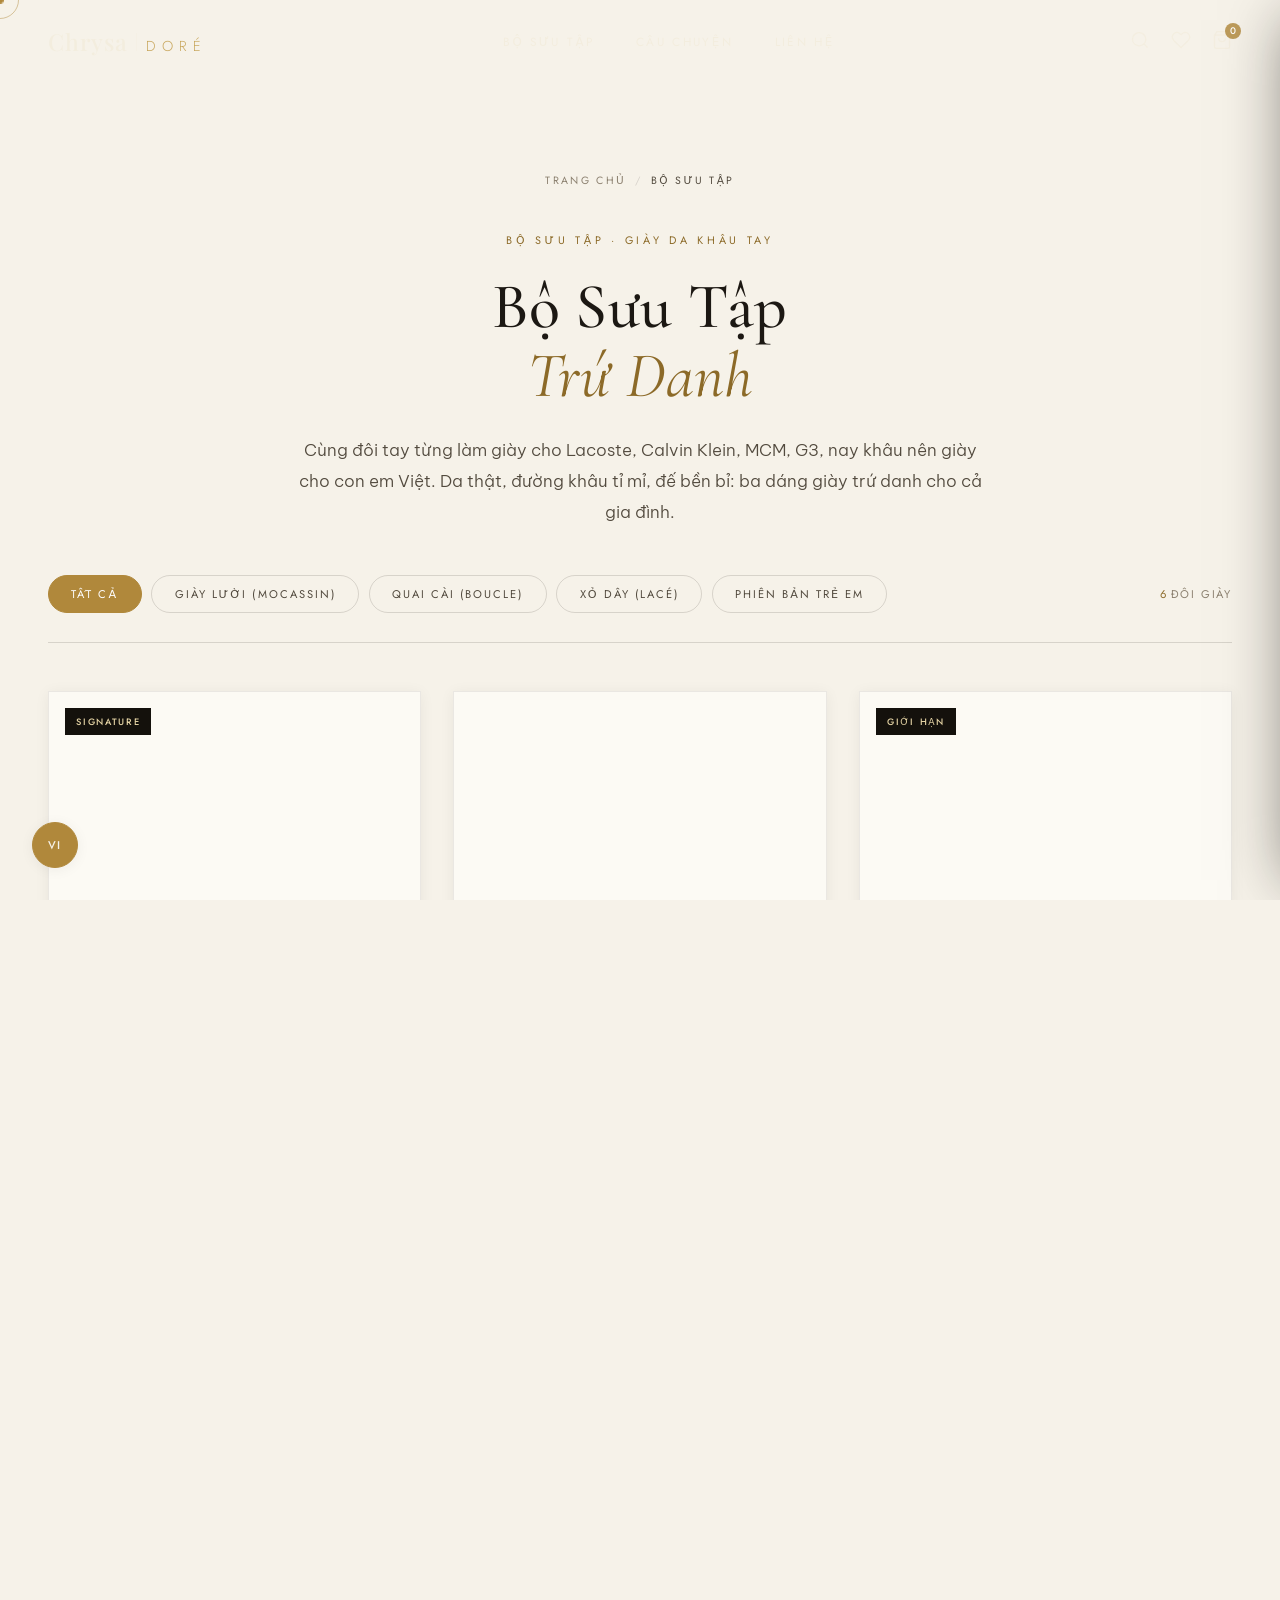
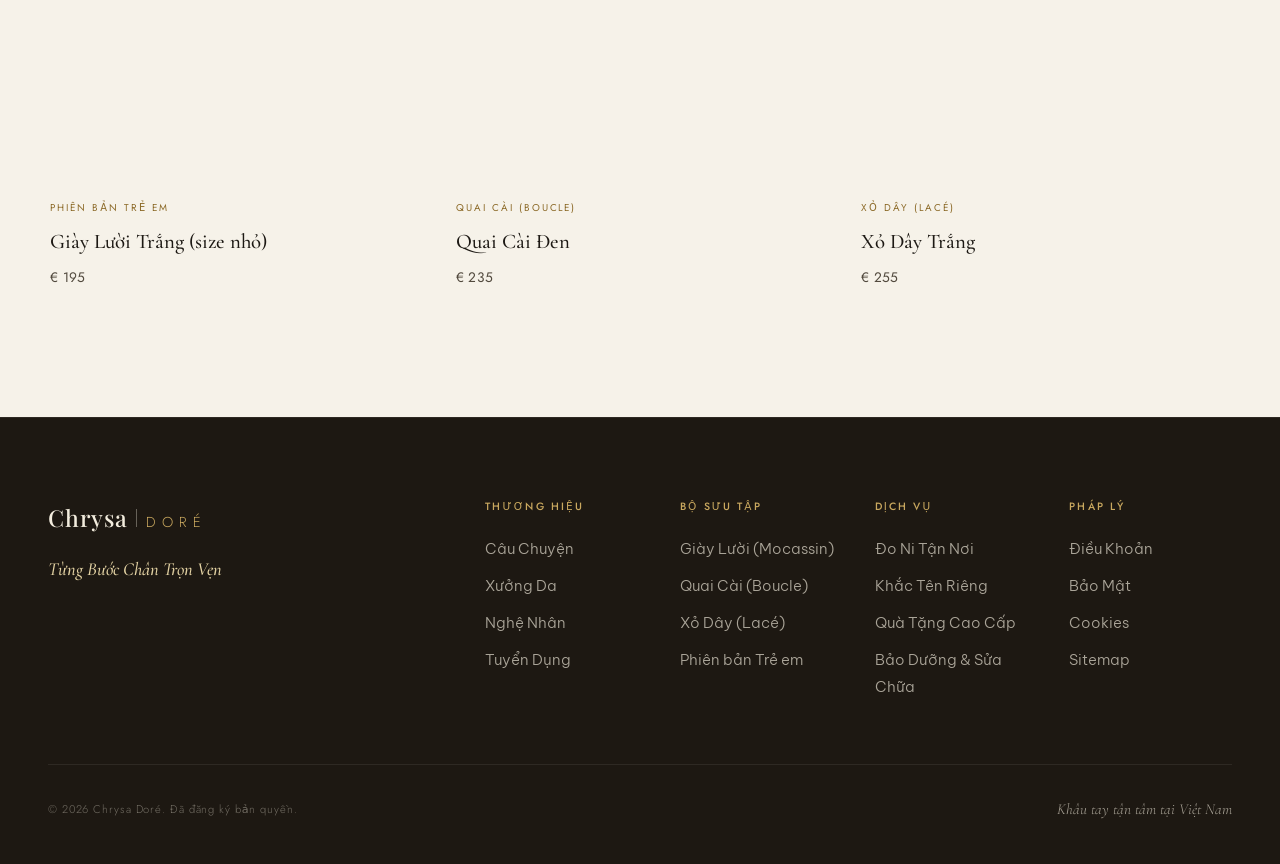
<file: collection.html>
<!DOCTYPE html>
<html lang="vi">
<head>
  <meta charset="UTF-8">
  <meta name="viewport" content="width=device-width, initial-scale=1.0">
  <title>Bộ Sưu Tập · Chrysa Doré</title>
  <meta name="description" content="Khám phá bộ sưu tập giày da thủ công Chrysa Doré, da thật, khâu tay. Giày Lười, Quai Cài, Xỏ Dây.">
  <meta property="og:title" content="Bộ Sưu Tập · Chrysa Doré">
  <meta property="og:description" content="Khám phá bộ sưu tập giày da thủ công Chrysa Doré, da thật, khâu tay.">
  <meta property="og:type" content="website">
  <meta property="og:url" content="https://chrysadore.com/collection.html">
  <meta property="og:image" content="https://chrysadore.com/assets/products/porsche-hero.jpg">
  <meta name="theme-color" content="#14110C">
  <link rel="icon" href="assets/favicon.svg" type="image/svg+xml">
  <link rel="preconnect" href="https://fonts.googleapis.com">
  <link rel="preconnect" href="https://fonts.gstatic.com" crossorigin>
  <link href="https://fonts.googleapis.com/css2?family=Playfair+Display:ital,wght@0,500;0,600;1,500&family=Cormorant+Garamond:ital,wght@0,400;0,500;0,600;1,400;1,500&family=Jost:wght@300;400;500&family=Be+Vietnam+Pro:wght@300;400;500&display=swap" rel="stylesheet">
  <link rel="stylesheet" href="style.css">
  <link rel="stylesheet" href="collection.css">
  <link rel="stylesheet" href="cart.css">
  <link rel="stylesheet" href="lang.css">
</head>
<body>

  <!-- Cursor -->
  <div class="cursor" id="cursor"></div>
  <div class="cursor-follower" id="cursor-follower"></div>

  <!-- Navigation -->
  <nav class="nav" id="nav">
    <div class="nav-inner">
      <a href="index.html" class="nav-logo">
        <span class="logo-chrysa">Chrysa</span>
        <span class="logo-separator"></span>
        <span class="logo-dore">Doré</span>
      </a>
      <ul class="nav-links">
        <li><a href="collection.html" class="nav-link" data-vi="Bộ Sưu Tập" data-en="Collection" data-zh="系列">Bộ Sưu Tập</a></li>
        <li><a href="story.html" class="nav-link" data-vi="Câu Chuyện" data-en="Our Story" data-zh="品牌故事">Câu Chuyện</a></li>
        <li><a href="index.html#contact" class="nav-link" data-vi="Liên Hệ" data-en="Contact" data-zh="联系">Liên Hệ</a></li>
      </ul>
      <div class="nav-actions">
        <button class="nav-icon" aria-label="Tìm kiếm">
          <svg width="20" height="20" viewBox="0 0 24 24" fill="none" stroke="currentColor" stroke-width="1.5">
            <circle cx="11" cy="11" r="8"/><path d="m21 21-4.35-4.35"/>
          </svg>
        </button>
        <button class="nav-icon" aria-label="Yêu thích">
          <svg width="20" height="20" viewBox="0 0 24 24" fill="none" stroke="currentColor" stroke-width="1.5">
            <path d="M20.84 4.61a5.5 5.5 0 0 0-7.78 0L12 5.67l-1.06-1.06a5.5 5.5 0 0 0-7.78 7.78l1.06 1.06L12 21.23l7.78-7.78 1.06-1.06a5.5 5.5 0 0 0 0-7.78z"/>
          </svg>
        </button>
        <button class="nav-icon cart-icon" aria-label="Giỏ hàng">
          <svg width="20" height="20" viewBox="0 0 24 24" fill="none" stroke="currentColor" stroke-width="1.5">
            <path d="M6 2L3 6v14a2 2 0 002 2h14a2 2 0 002-2V6l-3-4zM3 6h18M16 10a4 4 0 01-8 0"/>
          </svg>
          <span class="cart-count">0</span>
        </button>
      </div>
      <button class="nav-menu-btn" id="menuBtn" aria-label="Menu">
        <span></span><span></span><span></span>
      </button>
    </div>
  </nav>

  <!-- Mobile Menu -->
  <div class="mobile-menu" id="mobileMenu">
    <ul class="mobile-menu-links">
      <li><a href="collection.html" data-vi="Bộ Sưu Tập" data-en="Collection" data-zh="系列">Bộ Sưu Tập</a></li>
      <li><a href="story.html" data-vi="Câu Chuyện" data-en="Our Story" data-zh="品牌故事">Câu Chuyện</a></li>
      <li><a href="index.html#contact" data-vi="Liên Hệ" data-en="Contact" data-zh="联系">Liên Hệ</a></li>
    </ul>
  </div>

  <!-- Page Header -->
  <header class="col-header">
    <nav class="col-breadcrumb" aria-label="Breadcrumb">
      <a href="index.html" data-vi="Trang Chủ" data-en="Home" data-zh="首页">Trang Chủ</a>
      <span class="col-breadcrumb-sep" aria-hidden="true">/</span>
      <span class="col-breadcrumb-current" data-vi="Bộ Sưu Tập" data-en="Collection" data-zh="系列">Bộ Sưu Tập</span>
    </nav>
    <span class="section-label" data-animate data-vi="Bộ Sưu Tập · Giày Da Khâu Tay" data-en="The Collection · Hand-Stitched Leather Shoes" data-zh="系列 · 手工缝制皮鞋">Bộ Sưu Tập · Giày Da Khâu Tay</span>
    <h1 class="section-title" data-animate data-vi="Bộ Sưu Tập<br><em>Trứ Danh</em>" data-en="The Signature<br><em>Collection</em>" data-zh="经典<br><em>系列</em>">Bộ Sưu Tập<br><em>Trứ Danh</em></h1>
    <p class="section-desc" data-animate data-vi="Cùng đôi tay từng làm giày cho Lacoste, Calvin Klein, MCM, G3, nay khâu nên giày cho con em Việt. Da thật, đường khâu tỉ mỉ, đế bền bỉ: ba dáng giày trứ danh cho cả gia đình." data-en="The same hands that crafted shoes for Lacoste, Calvin Klein, MCM and G3, now stitching shoes for Vietnamese children. Genuine leather, meticulous stitching, durable soles: three signature silhouettes for the whole family." data-zh="曾为 Lacoste、Calvin Klein、MCM、G3 制鞋的双手，如今为越南孩子缝制鞋履。真皮、细致缝线、耐磨鞋底：三款经典鞋型，献给全家。">Cùng đôi tay từng làm giày cho Lacoste, Calvin Klein, MCM, G3, nay khâu nên giày cho con em Việt. Da thật, đường khâu tỉ mỉ, đế bền bỉ: ba dáng giày trứ danh cho cả gia đình.</p>
  </header>

  <!-- Filter Chips + Count -->
  <section class="col-toolbar">
    <div class="col-toolbar-inner">
      <div class="col-filters" role="group" aria-label="Lọc theo dòng sản phẩm">
        <button class="col-filter-pill active" data-filter="all" data-vi="Tất Cả" data-en="All" data-zh="全部">Tất Cả</button>
        <button class="col-filter-pill" data-filter="Giày Lười" data-vi="Giày Lười (Mocassin)" data-en="The Mocassin" data-zh="莫卡辛 (Mocassin)">Giày Lười (Mocassin)</button>
        <button class="col-filter-pill" data-filter="Quai Cài" data-vi="Quai Cài (Boucle)" data-en="The Buckle" data-zh="搭扣鞋 (Boucle)">Quai Cài (Boucle)</button>
        <button class="col-filter-pill" data-filter="Xỏ Dây" data-vi="Xỏ Dây (Lacé)" data-en="The Laced" data-zh="系带鞋 (Lacé)">Xỏ Dây (Lacé)</button>
        <button class="col-filter-pill" data-filter="Phiên bản Trẻ em" data-vi="Phiên bản Trẻ em" data-en="Kids' Edition" data-zh="童鞋系列">Phiên bản Trẻ em</button>
      </div>
      <div class="col-count">
        <span id="colCount">6</span>
        <span data-vi="đôi giày" data-en="pairs" data-zh="双">đôi giày</span>
      </div>
    </div>
  </section>

  <!-- Product Grid -->
  <section class="col-grid-section">
    <div class="col-grid" id="colGrid">

      <!-- Giày Lười Đen -->
      <a href="product.html" class="product-card-link" data-category="Giày Lười"><article class="product-card" data-animate data-product-id="cd-moc-noir" data-product-name="Giày Lười Đen" data-product-price="245" data-product-image="assets/products/mocassin-noir-1.webp" data-product-category="Giày Lười">
        <div class="product-img">
          <div class="product-img-placeholder">
            <img loading="lazy" src="assets/products/mocassin-noir-1.webp" alt="Giày Lười Đen">
          </div>
          <div class="product-actions">
            <button class="product-action-btn" aria-label="Xem nhanh">
              <svg width="18" height="18" viewBox="0 0 24 24" fill="none" stroke="currentColor" stroke-width="1.5"><path d="M1 12s4-8 11-8 11 8 11 8-4 8-11 8-11-8-11-8z"/><circle cx="12" cy="12" r="3"/></svg>
            </button>
            <button class="product-action-btn" data-add-cart aria-label="Thêm vào giỏ">
              <svg width="18" height="18" viewBox="0 0 24 24" fill="none" stroke="currentColor" stroke-width="1.5"><path d="M6 2L3 6v14a2 2 0 002 2h14a2 2 0 002-2V6l-3-4zM3 6h18M16 10a4 4 0 01-8 0"/></svg>
            </button>
          </div>
          <span class="product-badge">Signature</span>
        </div>
        <div class="product-info">
          <span class="product-category">Giày Lười (Mocassin)</span>
          <h3 class="product-name">Giày Lười Đen</h3>
          <p class="product-price">€ 245</p>
        </div>
      </article></a>

      <!-- Quai Cài Trắng -->
      <a href="product.html" class="product-card-link" data-category="Quai Cài"><article class="product-card" data-animate data-product-id="cd-bou-blanc" data-product-name="Quai Cài Trắng" data-product-price="225" data-product-image="assets/products/boucle-blanc-1.webp" data-product-category="Quai Cài">
        <div class="product-img">
          <div class="product-img-placeholder">
            <img loading="lazy" src="assets/products/boucle-blanc-1.webp" alt="Quai Cài Trắng">
          </div>
          <div class="product-actions">
            <button class="product-action-btn" aria-label="Xem nhanh">
              <svg width="18" height="18" viewBox="0 0 24 24" fill="none" stroke="currentColor" stroke-width="1.5"><path d="M1 12s4-8 11-8 11 8 11 8-4 8-11 8-11-8-11-8z"/><circle cx="12" cy="12" r="3"/></svg>
            </button>
            <button class="product-action-btn" data-add-cart aria-label="Thêm vào giỏ">
              <svg width="18" height="18" viewBox="0 0 24 24" fill="none" stroke="currentColor" stroke-width="1.5"><path d="M6 2L3 6v14a2 2 0 002 2h14a2 2 0 002-2V6l-3-4zM3 6h18M16 10a4 4 0 01-8 0"/></svg>
            </button>
          </div>
        </div>
        <div class="product-info">
          <span class="product-category">Quai Cài (Boucle)</span>
          <h3 class="product-name">Quai Cài Trắng</h3>
          <p class="product-price">€ 225</p>
        </div>
      </article></a>

      <!-- Xỏ Dây Đen -->
      <a href="product.html" class="product-card-link" data-category="Xỏ Dây"><article class="product-card" data-animate data-product-id="cd-lace-noir" data-product-name="Xỏ Dây Đen" data-product-price="265" data-product-image="assets/products/lace-noir-1.webp" data-product-category="Xỏ Dây">
        <div class="product-img">
          <div class="product-img-placeholder">
            <img loading="lazy" src="assets/products/lace-noir-1.webp" alt="Xỏ Dây Đen">
          </div>
          <div class="product-actions">
            <button class="product-action-btn" aria-label="Xem nhanh">
              <svg width="18" height="18" viewBox="0 0 24 24" fill="none" stroke="currentColor" stroke-width="1.5"><path d="M1 12s4-8 11-8 11 8 11 8-4 8-11 8-11-8-11-8z"/><circle cx="12" cy="12" r="3"/></svg>
            </button>
            <button class="product-action-btn" data-add-cart aria-label="Thêm vào giỏ">
              <svg width="18" height="18" viewBox="0 0 24 24" fill="none" stroke="currentColor" stroke-width="1.5"><path d="M6 2L3 6v14a2 2 0 002 2h14a2 2 0 002-2V6l-3-4zM3 6h18M16 10a4 4 0 01-8 0"/></svg>
            </button>
          </div>
          <span class="product-badge">GIỚI HẠN</span>
        </div>
        <div class="product-info">
          <span class="product-category">Xỏ Dây (Lacé)</span>
          <h3 class="product-name">Xỏ Dây Đen</h3>
          <p class="product-price">€ 265</p>
        </div>
      </article></a>

      <!-- Giày Lười Trắng (size nhỏ) -->
      <a href="product.html" class="product-card-link" data-category="Phiên bản Trẻ em"><article class="product-card" data-animate data-product-id="cd-moc-blanc-mini" data-product-name="Giày Lười Trắng (size nhỏ)" data-product-price="195" data-product-image="assets/products/mocassin-blanc-1.webp" data-product-category="Phiên bản Trẻ em">
        <div class="product-img">
          <div class="product-img-placeholder">
            <img loading="lazy" src="assets/products/mocassin-blanc-1.webp" alt="Giày Lười Trắng (size nhỏ)">
          </div>
          <div class="product-actions">
            <button class="product-action-btn" aria-label="Xem nhanh">
              <svg width="18" height="18" viewBox="0 0 24 24" fill="none" stroke="currentColor" stroke-width="1.5"><path d="M1 12s4-8 11-8 11 8 11 8-4 8-11 8-11-8-11-8z"/><circle cx="12" cy="12" r="3"/></svg>
            </button>
            <button class="product-action-btn" data-add-cart aria-label="Thêm vào giỏ">
              <svg width="18" height="18" viewBox="0 0 24 24" fill="none" stroke="currentColor" stroke-width="1.5"><path d="M6 2L3 6v14a2 2 0 002 2h14a2 2 0 002-2V6l-3-4zM3 6h18M16 10a4 4 0 01-8 0"/></svg>
            </button>
          </div>
          <span class="product-badge">TRẺ EM</span>
        </div>
        <div class="product-info">
          <span class="product-category">Phiên bản Trẻ em</span>
          <h3 class="product-name">Giày Lười Trắng (size nhỏ)</h3>
          <p class="product-price">€ 195</p>
        </div>
      </article></a>

      <!-- Quai Cài Đen -->
      <a href="product.html" class="product-card-link" data-category="Quai Cài"><article class="product-card" data-animate data-product-id="cd-bou-noir" data-product-name="Quai Cài Đen" data-product-price="235" data-product-image="assets/products/boucle-noir-1.webp" data-product-category="Quai Cài">
        <div class="product-img">
          <div class="product-img-placeholder">
            <img loading="lazy" src="assets/products/boucle-noir-1.webp" alt="Quai Cài Đen">
          </div>
          <div class="product-actions">
            <button class="product-action-btn" aria-label="Xem nhanh">
              <svg width="18" height="18" viewBox="0 0 24 24" fill="none" stroke="currentColor" stroke-width="1.5"><path d="M1 12s4-8 11-8 11 8 11 8-4 8-11 8-11-8-11-8z"/><circle cx="12" cy="12" r="3"/></svg>
            </button>
            <button class="product-action-btn" data-add-cart aria-label="Thêm vào giỏ">
              <svg width="18" height="18" viewBox="0 0 24 24" fill="none" stroke="currentColor" stroke-width="1.5"><path d="M6 2L3 6v14a2 2 0 002 2h14a2 2 0 002-2V6l-3-4zM3 6h18M16 10a4 4 0 01-8 0"/></svg>
            </button>
          </div>
        </div>
        <div class="product-info">
          <span class="product-category">Quai Cài (Boucle)</span>
          <h3 class="product-name">Quai Cài Đen</h3>
          <p class="product-price">€ 235</p>
        </div>
      </article></a>

      <!-- Xỏ Dây Trắng -->
      <a href="product.html" class="product-card-link" data-category="Xỏ Dây"><article class="product-card" data-animate data-product-id="cd-lace-blanc" data-product-name="Xỏ Dây Trắng" data-product-price="255" data-product-image="assets/products/lace-blanc-1.webp" data-product-category="Xỏ Dây">
        <div class="product-img">
          <div class="product-img-placeholder">
            <img loading="lazy" src="assets/products/lace-blanc-1.webp" alt="Xỏ Dây Trắng">
          </div>
          <div class="product-actions">
            <button class="product-action-btn" aria-label="Xem nhanh">
              <svg width="18" height="18" viewBox="0 0 24 24" fill="none" stroke="currentColor" stroke-width="1.5"><path d="M1 12s4-8 11-8 11 8 11 8-4 8-11 8-11-8-11-8z"/><circle cx="12" cy="12" r="3"/></svg>
            </button>
            <button class="product-action-btn" data-add-cart aria-label="Thêm vào giỏ">
              <svg width="18" height="18" viewBox="0 0 24 24" fill="none" stroke="currentColor" stroke-width="1.5"><path d="M6 2L3 6v14a2 2 0 002 2h14a2 2 0 002-2V6l-3-4zM3 6h18M16 10a4 4 0 01-8 0"/></svg>
            </button>
          </div>
          <span class="product-badge">XƯỞNG</span>
        </div>
        <div class="product-info">
          <span class="product-category">Xỏ Dây (Lacé)</span>
          <h3 class="product-name">Xỏ Dây Trắng</h3>
          <p class="product-price">€ 255</p>
        </div>
      </article></a>

    </div>

    <!-- Empty state -->
    <div class="col-empty" id="colEmpty" style="display:none;">
      <p data-vi="Không tìm thấy đôi giày nào trong dòng này." data-en="No pairs found in this line." data-zh="此系列暂无相关鞋款。">Không tìm thấy đôi giày nào trong dòng này.</p>
    </div>
  </section>

  <!-- Footer -->
  <footer class="footer">
    <div class="footer-inner">
      <div class="footer-top">
        <div class="footer-brand">
          <div class="footer-logo">
            <span class="logo-chrysa">Chrysa</span>
            <span class="logo-separator"></span>
            <span class="logo-dore">Doré</span>
          </div>
          <p class="footer-tagline" data-vi="Từng Bước Chân Trọn Vẹn" data-en="Every Step, Beautifully Made" data-zh="每一步都用心制作">Từng Bước Chân Trọn Vẹn</p>
        </div>
        <div class="footer-links-grid">
          <div class="footer-col">
            <h5 data-vi="Thương Hiệu" data-en="The Brand" data-zh="品牌">Thương Hiệu</h5>
            <ul>
              <li><a href="story.html" data-vi="Câu Chuyện" data-en="Our Story" data-zh="品牌故事">Câu Chuyện</a></li>
              <li><a href="story.html" data-vi="Xưởng Da" data-en="Atelier" data-zh="工坊">Xưởng Da</a></li>
              <li><a href="story.html" data-vi="Nghệ Nhân" data-en="Artisans" data-zh="工匠">Nghệ Nhân</a></li>
              <li><a href="index.html#contact" data-vi="Tuyển Dụng" data-en="Careers" data-zh="招聘">Tuyển Dụng</a></li>
            </ul>
          </div>
          <div class="footer-col">
            <h5 data-vi="Bộ Sưu Tập" data-en="Collections" data-zh="系列">Bộ Sưu Tập</h5>
            <ul>
              <li><a href="collection.html" data-vi="Giày Lười (Mocassin)" data-en="The Mocassin" data-zh="莫卡辛 (Mocassin)">Giày Lười (Mocassin)</a></li>
              <li><a href="collection.html" data-vi="Quai Cài (Boucle)" data-en="The Buckle" data-zh="搭扣鞋 (Boucle)">Quai Cài (Boucle)</a></li>
              <li><a href="collection.html" data-vi="Xỏ Dây (Lacé)" data-en="The Laced" data-zh="系带鞋 (Lacé)">Xỏ Dây (Lacé)</a></li>
              <li><a href="collection.html" data-vi="Phiên bản Trẻ em" data-en="Kids' Edition" data-zh="童鞋系列">Phiên bản Trẻ em</a></li>
            </ul>
          </div>
          <div class="footer-col">
            <h5 data-vi="Dịch Vụ" data-en="Services" data-zh="服务">Dịch Vụ</h5>
            <ul>
              <li><a href="index.html#contact" data-vi="Đo Ni Tận Nơi" data-en="Home Fitting" data-zh="上门量脚">Đo Ni Tận Nơi</a></li>
              <li><a href="index.html#contact" data-vi="Khắc Tên Riêng" data-en="Personal Engraving" data-zh="专属刻字">Khắc Tên Riêng</a></li>
              <li><a href="index.html#contact" data-vi="Quà Tặng Cao Cấp" data-en="Premium Gifts" data-zh="高端礼品">Quà Tặng Cao Cấp</a></li>
              <li><a href="index.html#contact" data-vi="Bảo Dưỡng &amp; Sửa Chữa" data-en="Care &amp; Repair" data-zh="保养与维修">Bảo Dưỡng &amp; Sửa Chữa</a></li>
            </ul>
          </div>
          <div class="footer-col">
            <h5 data-vi="Pháp Lý" data-en="Legal" data-zh="法律">Pháp Lý</h5>
            <ul>
              <li><a href="#" data-vi="Điều Khoản" data-en="Terms" data-zh="条款">Điều Khoản</a></li>
              <li><a href="#" data-vi="Bảo Mật" data-en="Privacy" data-zh="隐私">Bảo Mật</a></li>
              <li><a href="#">Cookies</a></li>
              <li><a href="#">Sitemap</a></li>
            </ul>
          </div>
        </div>
      </div>
      <div class="footer-bottom">
        <p data-vi="&copy; 2026 Chrysa Doré. Đã đăng ký bản quyền." data-en="&copy; 2026 Chrysa Doré. All rights reserved." data-zh="&copy; 2026 Chrysa Doré. 版权所有。">&copy; 2026 Chrysa Doré. Đã đăng ký bản quyền.</p>
        <p class="footer-craft" data-vi="Khâu tay tận tâm tại Việt Nam" data-en="Hand-stitched with care in Vietnam" data-zh="在越南用心手工缝制">Khâu tay tận tâm tại Việt Nam</p>
      </div>
    </div>
  </footer>

  <script src="script.js" defer></script>
  <script src="cart.js" defer></script>
  <script>
  /* ============================================
     CHRYSA DORÉ · Collection Page Filter
     (visual category filter only; cart/anim handled by shared JS)
     ============================================ */
  document.addEventListener('DOMContentLoaded', function () {
    const grid = document.getElementById('colGrid');
    if (!grid) return;
    const cards = Array.from(grid.querySelectorAll('.product-card-link'));
    const pills = document.querySelectorAll('.col-filter-pill');
    const countEl = document.getElementById('colCount');
    const emptyEl = document.getElementById('colEmpty');

    pills.forEach(function (pill) {
      pill.addEventListener('click', function () {
        pills.forEach(function (p) { p.classList.remove('active'); });
        pill.classList.add('active');
        const filter = pill.dataset.filter;
        let visible = 0;
        cards.forEach(function (card) {
          const match = filter === 'all' || card.dataset.category === filter;
          card.style.display = match ? '' : 'none';
          if (match) visible++;
        });
        if (countEl) countEl.textContent = visible;
        if (emptyEl) emptyEl.style.display = visible === 0 ? 'block' : 'none';
      });
    });
  });
  </script>
  <script src="lang.js" defer></script>
</body>
</html>
</file>
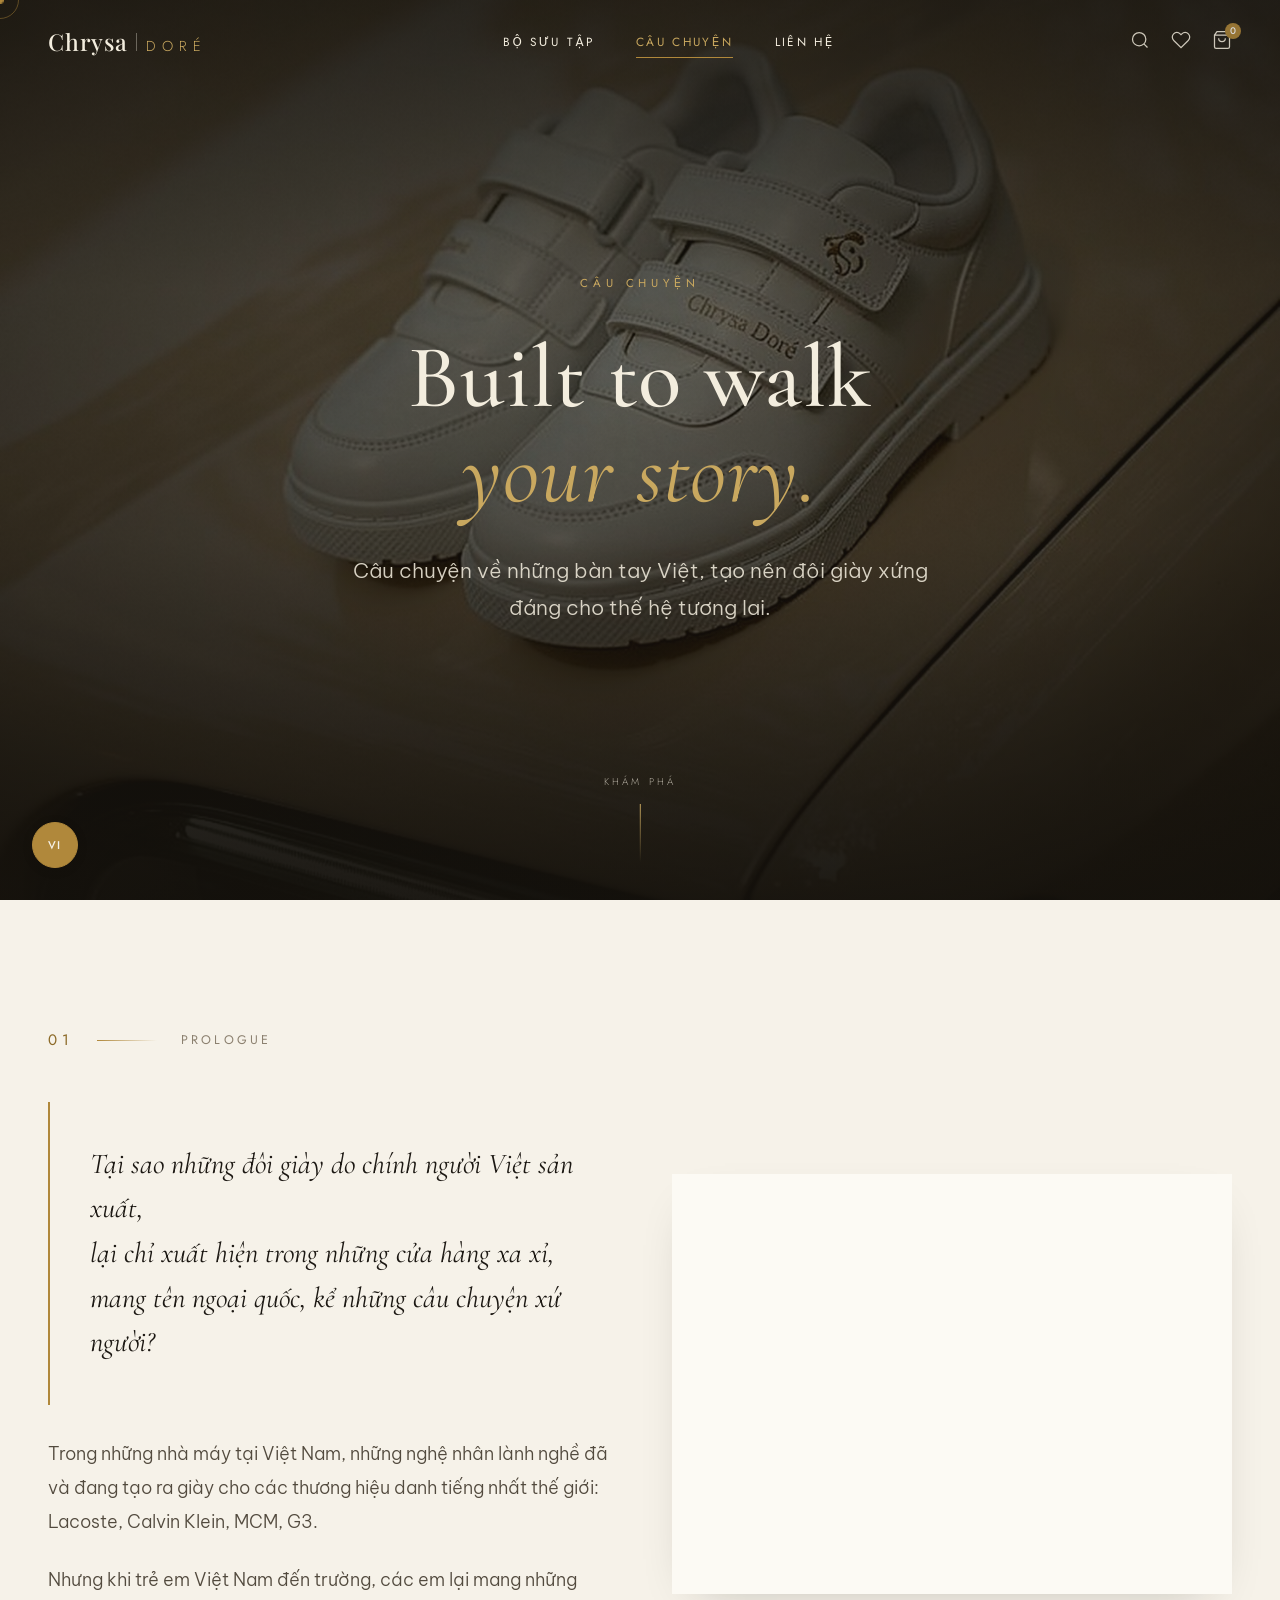
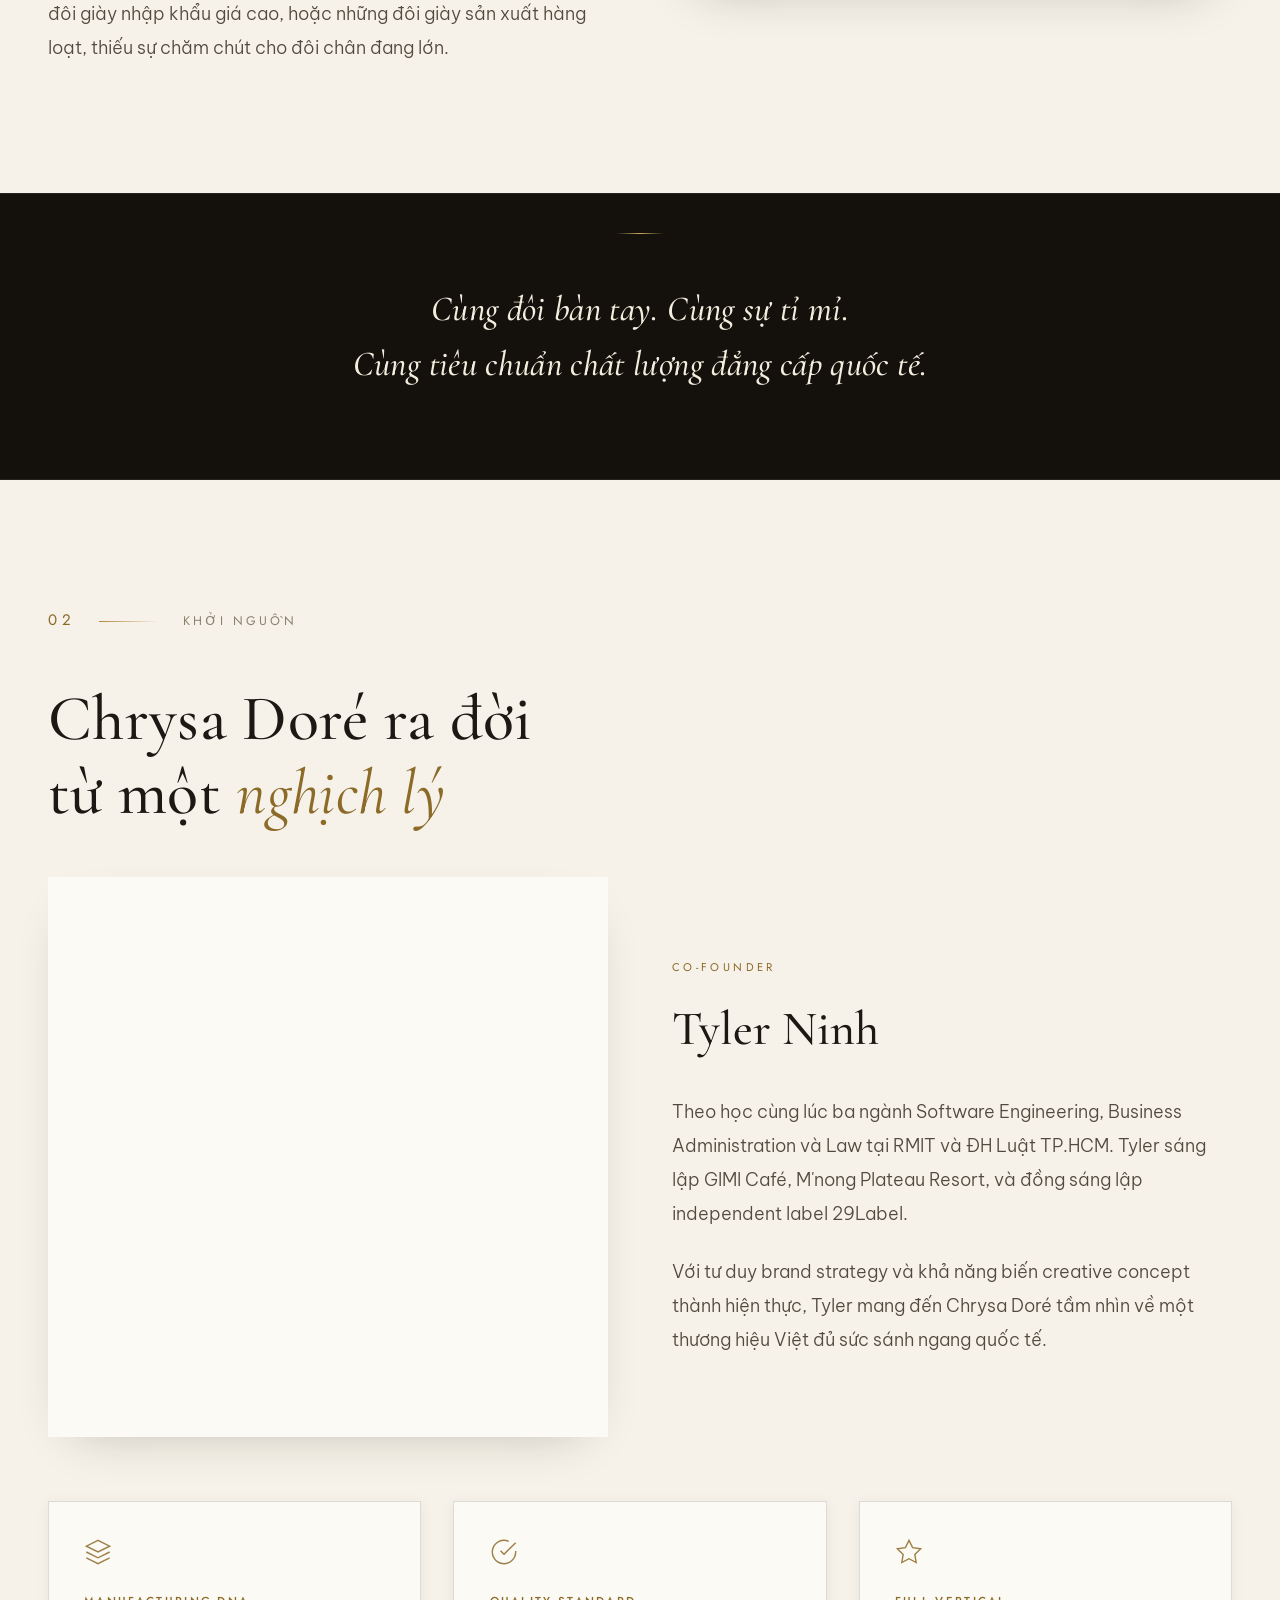
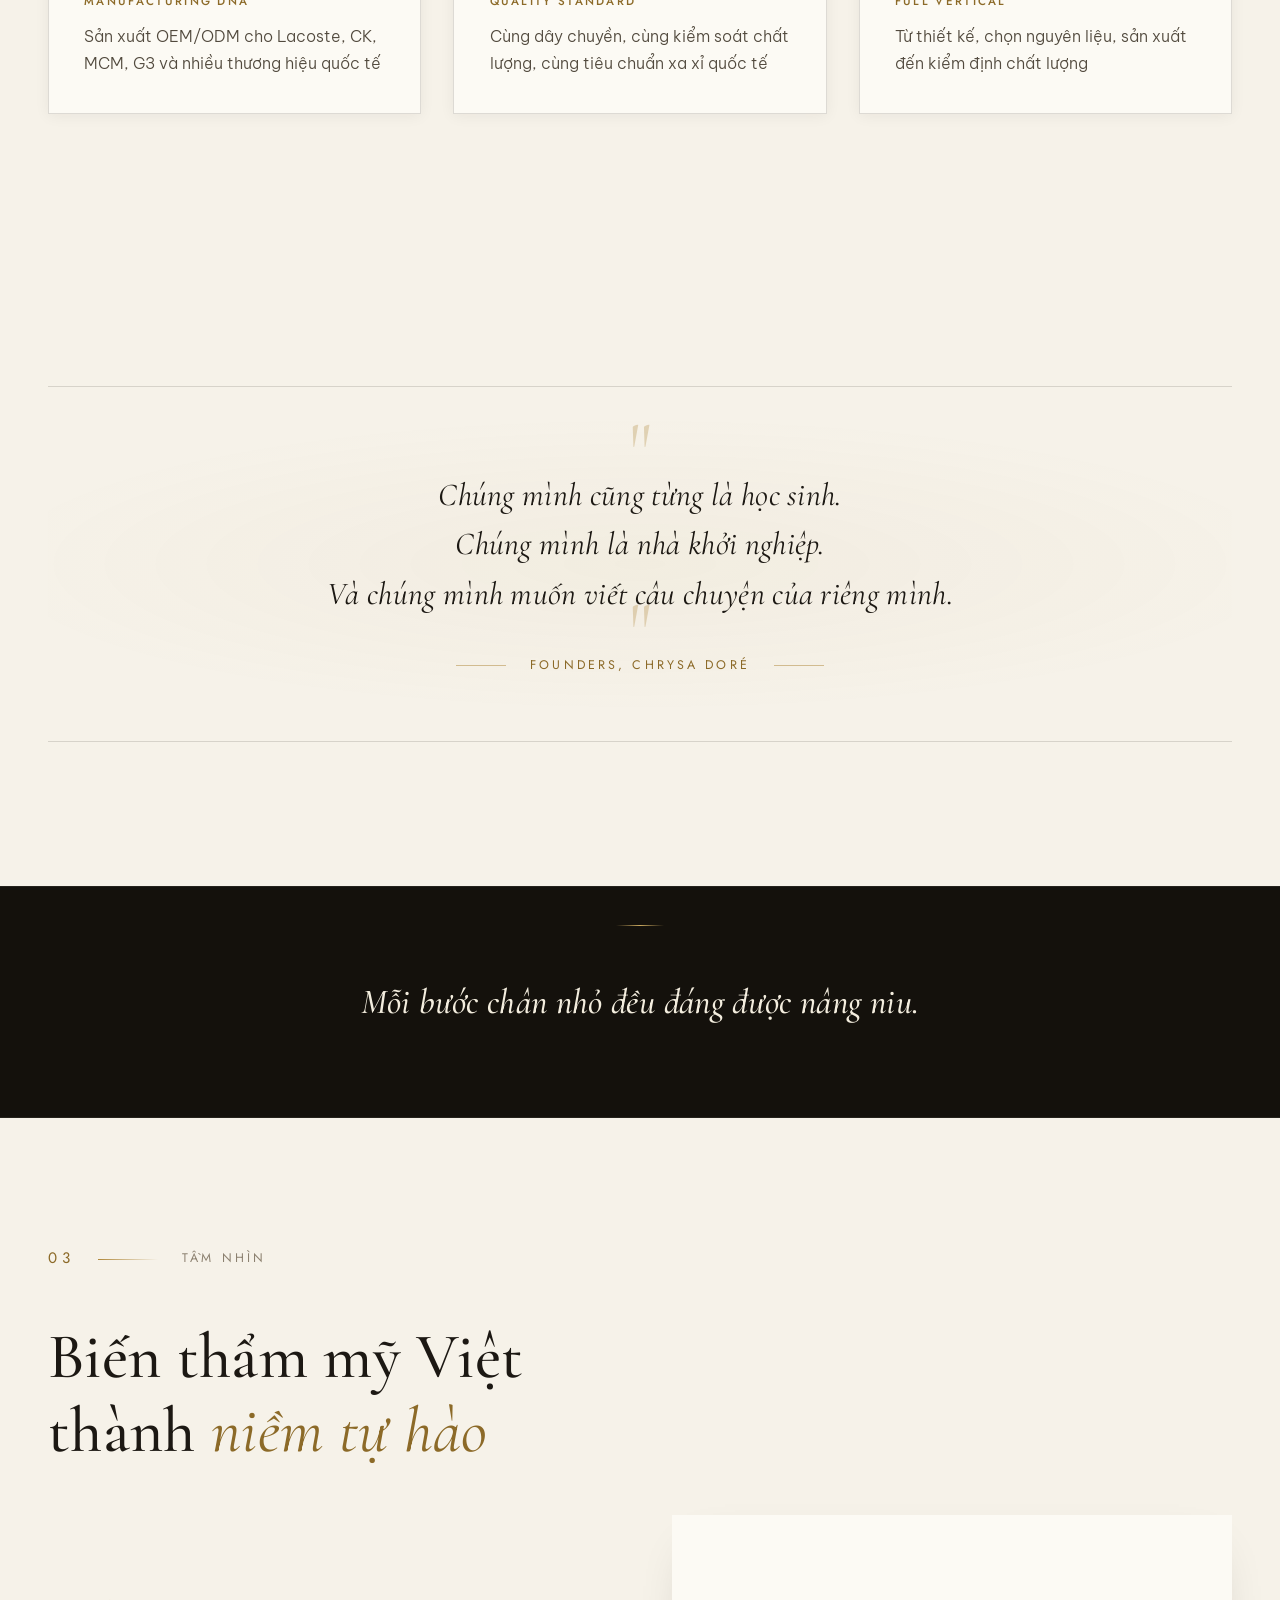
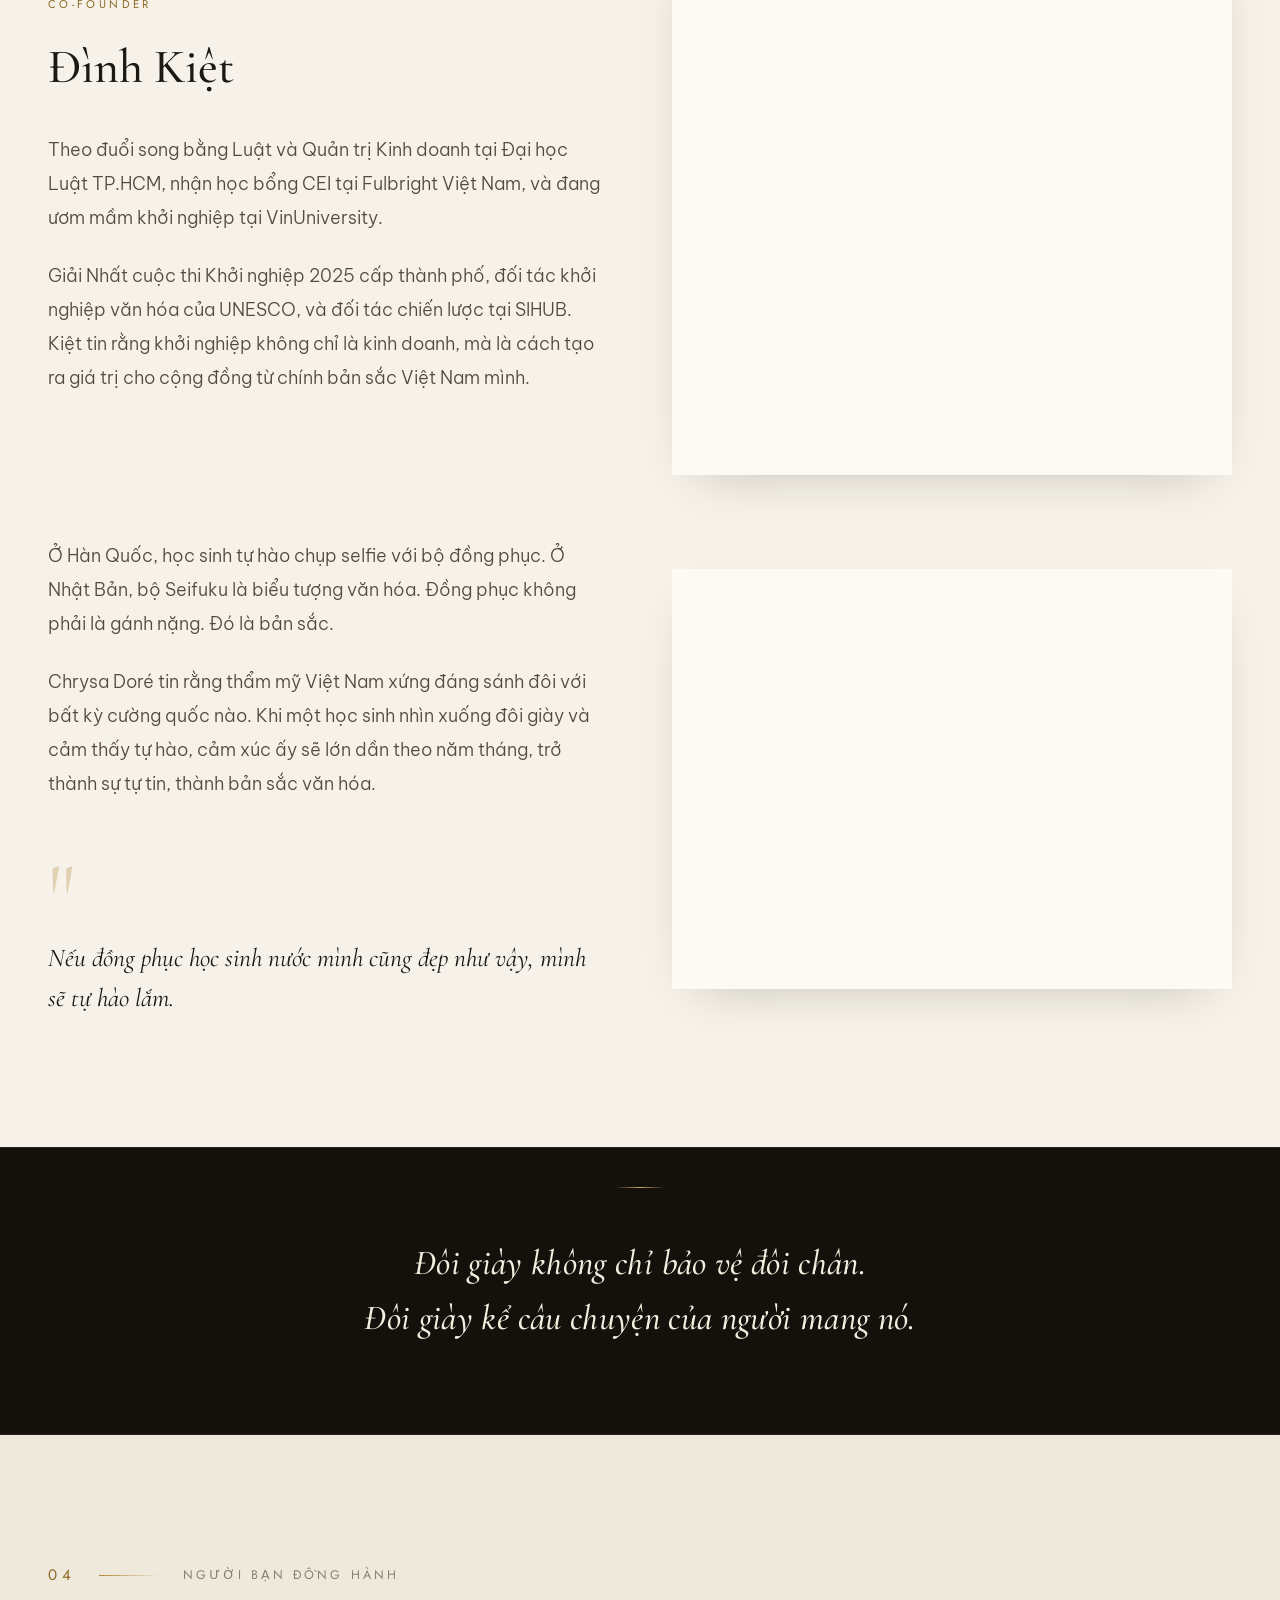
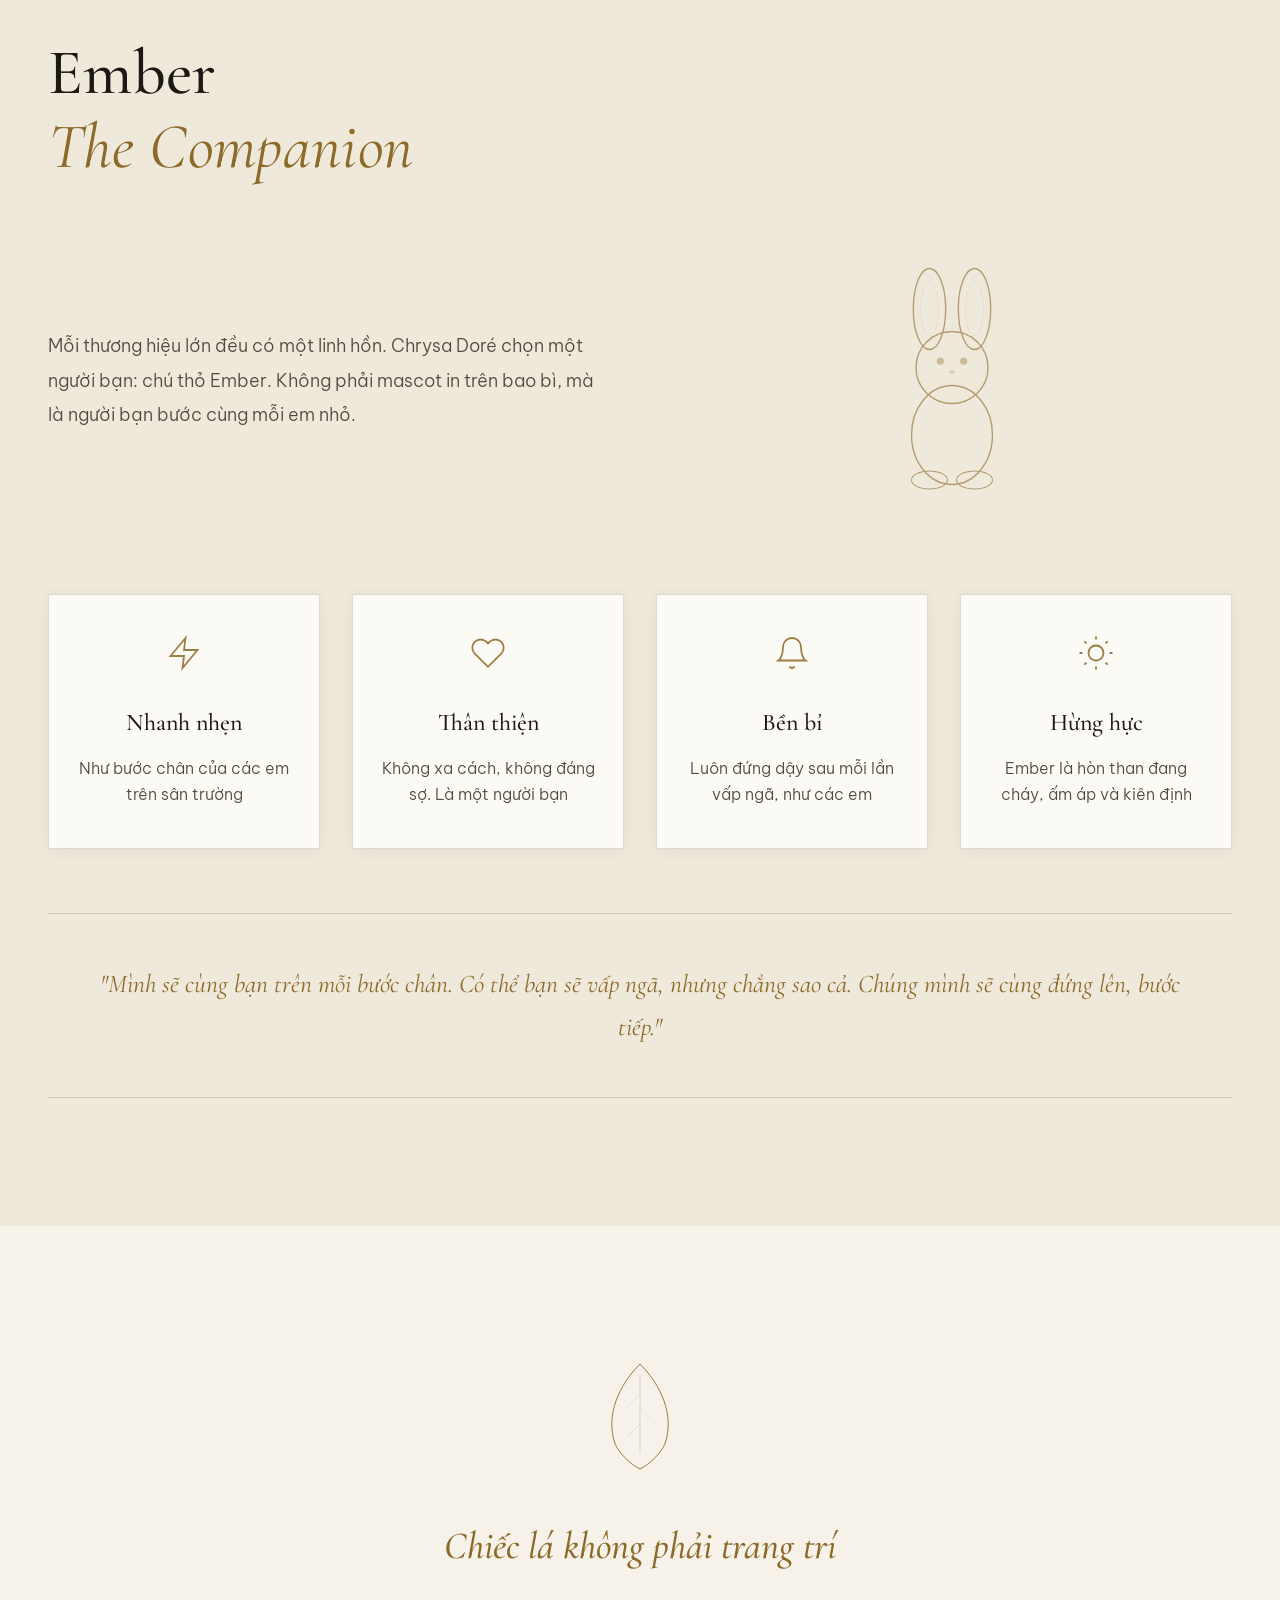
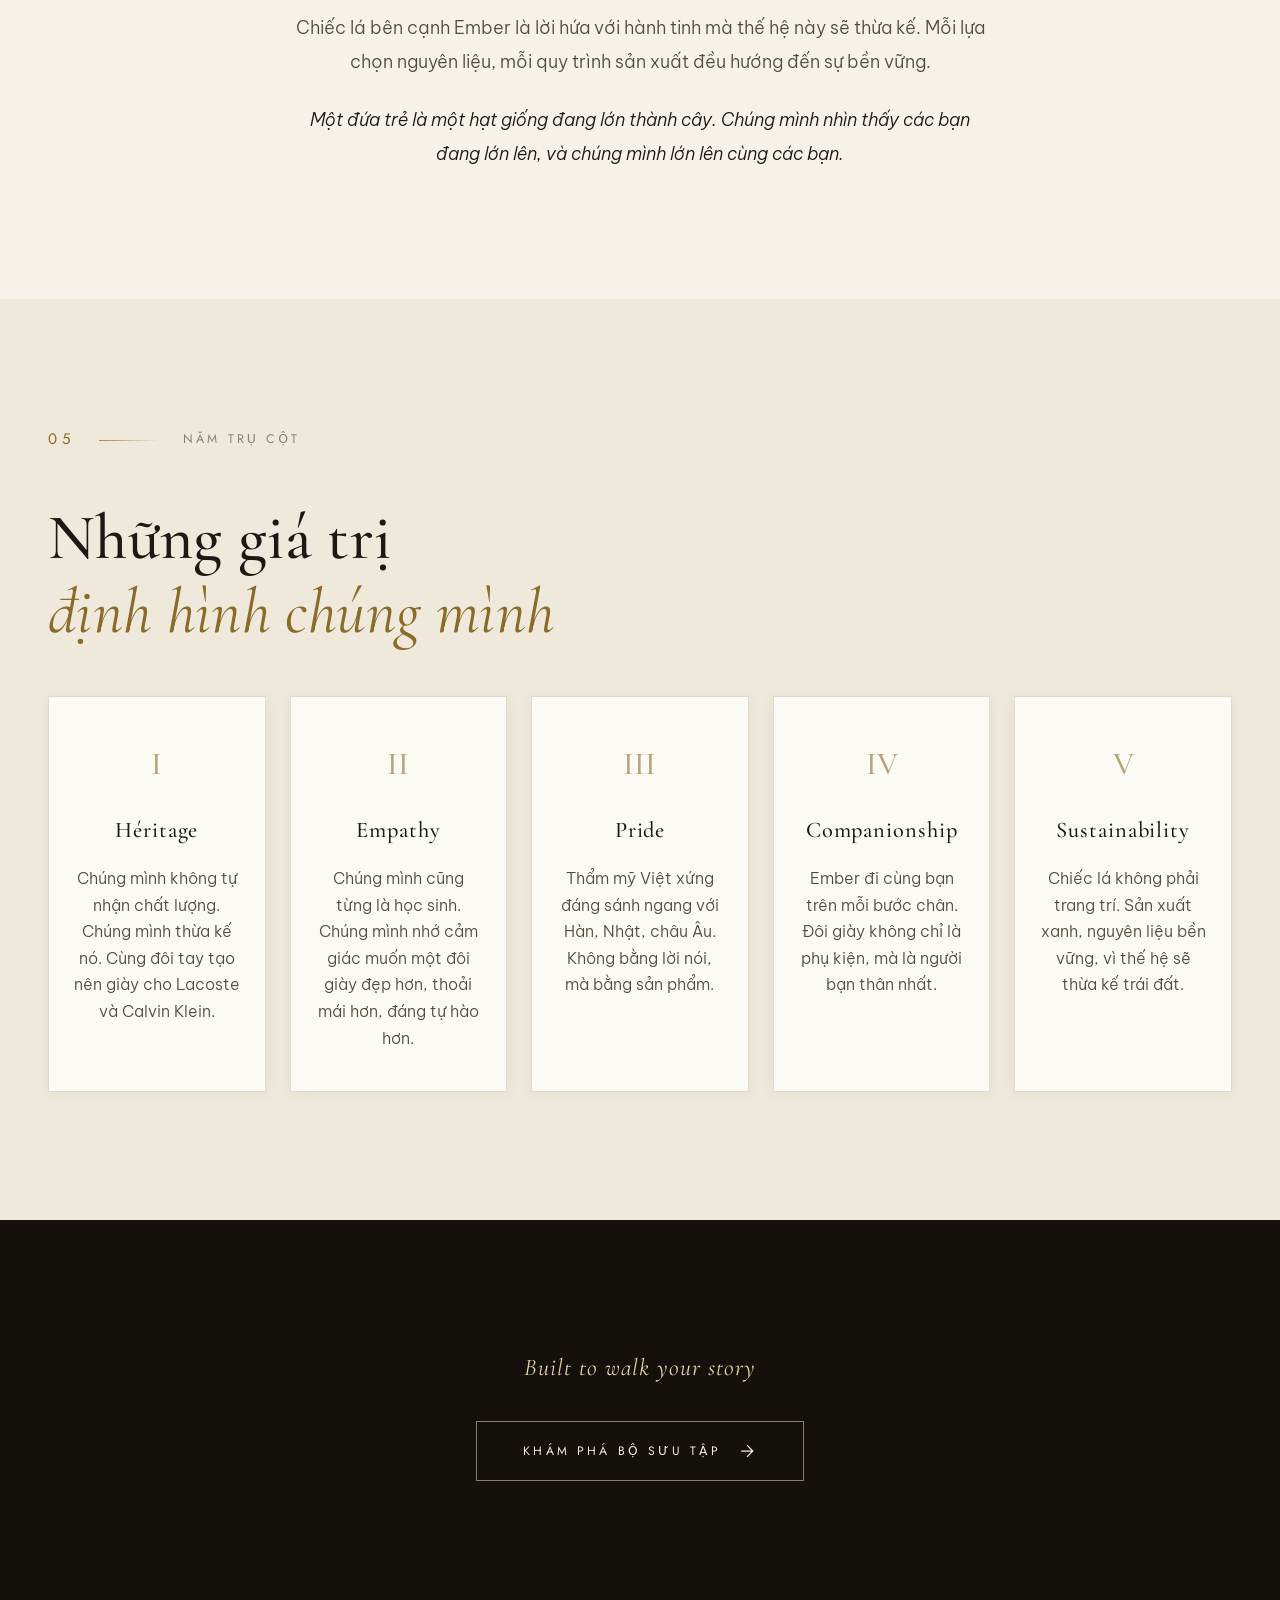
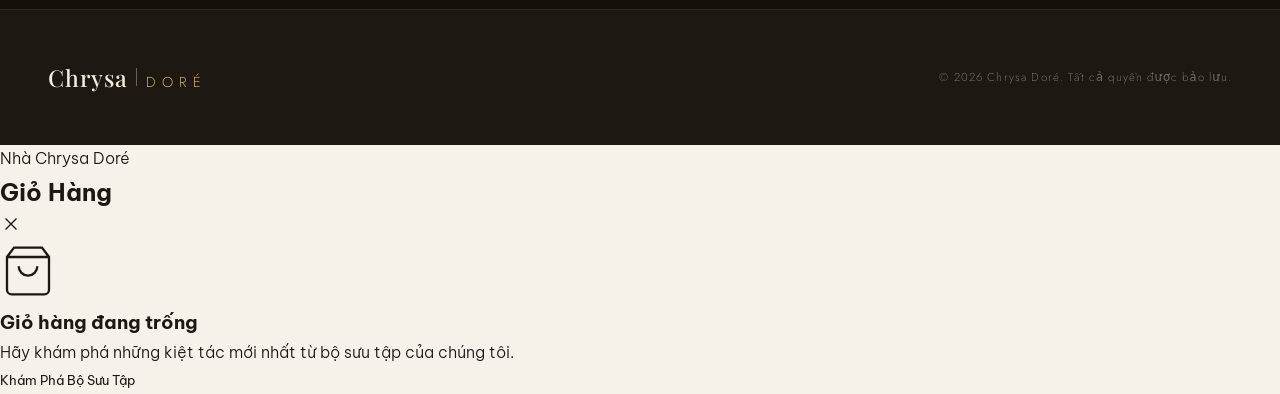
<file: story.html>
<!DOCTYPE html>
<html lang="vi">
<head>
  <meta charset="UTF-8">
  <meta name="viewport" content="width=device-width, initial-scale=1.0">
  <title>Chrysa Doré | Câu Chuyện</title>
  <meta name="description" content="Câu chuyện Chrysa Doré, hành trình biến thẩm mỹ Việt thành niềm tự hào.">
  <meta property="og:title" content="Chrysa Doré | Câu Chuyện">
  <meta property="og:description" content="Hành trình biến thẩm mỹ Việt thành niềm tự hào, từ Tyler Ninh và Đình Kiệt.">
  <meta property="og:type" content="website">
  <meta property="og:url" content="https://chrysadore.com/story.html">
  <meta name="theme-color" content="#14110C">
  <link rel="icon" href="assets/favicon.svg" type="image/svg+xml">
  <link rel="preconnect" href="https://fonts.googleapis.com">
  <link rel="preconnect" href="https://fonts.gstatic.com" crossorigin>
  <link href="https://fonts.googleapis.com/css2?family=Playfair+Display:ital,wght@0,500;0,600;1,500&family=Cormorant+Garamond:ital,wght@0,400;0,500;0,600;1,400;1,500&family=Jost:wght@300;400;500&family=Be+Vietnam+Pro:wght@300;400;500&display=swap" rel="stylesheet">
  <link rel="stylesheet" href="style.css">
  <link rel="stylesheet" href="story.css">
  <link rel="stylesheet" href="lang.css">
</head>
<body>

  <!-- Cursor -->
  <div class="cursor" id="cursor"></div>
  <div class="cursor-follower" id="cursor-follower"></div>

  <!-- Navigation -->
  <nav class="nav" id="nav">
    <div class="nav-inner">
      <a href="index.html" class="nav-logo">
        <span class="logo-chrysa">Chrysa</span>
        <span class="logo-separator"></span>
        <span class="logo-dore">Doré</span>
      </a>
      <ul class="nav-links">
        <li><a href="collection.html" class="nav-link" data-vi="Bộ Sưu Tập" data-en="Collection" data-zh="系列">Bộ Sưu Tập</a></li>
        <li><a href="story.html" class="nav-link active" data-vi="Câu Chuyện" data-en="Our Story" data-zh="品牌故事">Câu Chuyện</a></li>
        <li><a href="index.html#contact" class="nav-link" data-vi="Liên Hệ" data-en="Contact" data-zh="联系">Liên Hệ</a></li>
      </ul>
      <div class="nav-actions">
        <button class="nav-icon" aria-label="Tìm kiếm">
          <svg width="20" height="20" viewBox="0 0 24 24" fill="none" stroke="currentColor" stroke-width="1.5">
            <circle cx="11" cy="11" r="8"/><path d="m21 21-4.35-4.35"/>
          </svg>
        </button>
        <button class="nav-icon" aria-label="Yêu thích">
          <svg width="20" height="20" viewBox="0 0 24 24" fill="none" stroke="currentColor" stroke-width="1.5">
            <path d="M20.84 4.61a5.5 5.5 0 0 0-7.78 0L12 5.67l-1.06-1.06a5.5 5.5 0 0 0-7.78 7.78l1.06 1.06L12 21.23l7.78-7.78 1.06-1.06a5.5 5.5 0 0 0 0-7.78z"/>
          </svg>
        </button>
        <button class="nav-icon cart-icon" aria-label="Giỏ hàng">
          <svg width="20" height="20" viewBox="0 0 24 24" fill="none" stroke="currentColor" stroke-width="1.5">
            <path d="M6 2L3 6v14a2 2 0 002 2h14a2 2 0 002-2V6l-3-4zM3 6h18M16 10a4 4 0 01-8 0"/>
          </svg>
          <span class="cart-count">0</span>
        </button>
      </div>
      <button class="nav-menu-btn" id="menuBtn" aria-label="Menu">
        <span></span><span></span><span></span>
      </button>
    </div>
  </nav>

  <!-- Mobile Menu -->
  <div class="mobile-menu" id="mobileMenu">
    <ul class="mobile-menu-links">
      <li><a href="collection.html" data-vi="Bộ Sưu Tập" data-en="Collection" data-zh="系列">Bộ Sưu Tập</a></li>
      <li><a href="story.html" data-vi="Câu Chuyện" data-en="Our Story" data-zh="品牌故事">Câu Chuyện</a></li>
      <li><a href="index.html#contact" data-vi="Liên Hệ" data-en="Contact" data-zh="联系">Liên Hệ</a></li>
    </ul>
  </div>

  <!-- ======== HERO with Background Image ======== -->
  <section class="story-hero">
    <div class="story-hero-bg">
      <img src="assets/products/porsche-hero.jpg" alt="" class="story-hero-img" width="1600" height="900" fetchpriority="high" decoding="async">
      <div class="story-hero-overlay"></div>
    </div>
    <div class="story-hero-content">
      <span class="story-eyebrow" data-vi="Câu Chuyện" data-en="Our Story" data-zh="品牌故事">Câu Chuyện</span>
      <h1 class="story-hero-title">
        <span class="story-title-line">Built to walk</span>
        <span class="story-title-line story-title-accent"><em>your story.</em></span>
      </h1>
      <p class="story-hero-sub" data-vi="Câu chuyện về những bàn tay Việt, tạo nên đôi giày xứng đáng cho thế hệ tương lai." data-en="A story of Vietnamese hands, crafting shoes worthy of the next generation." data-zh="越南匠人之手的故事，为下一代打造值得拥有的鞋履。">
        Câu chuyện về những bàn tay Việt, tạo nên đôi giày xứng đáng cho thế hệ tương lai.
      </p>
    </div>
    <div class="story-scroll-hint">
      <span data-vi="Khám phá" data-en="Explore" data-zh="探索">Khám phá</span>
      <div class="story-scroll-line"></div>
    </div>
  </section>

  <!-- ======== 01 PROLOGUE · Text + Image side-by-side ======== -->
  <section class="story-section">
    <div class="story-container">
      <div class="story-chapter-label" data-animate>
        <span class="chapter-num">01</span>
        <span class="chapter-line"></span>
        <span class="chapter-name" data-vi="Prologue" data-en="Prologue" data-zh="序章">Prologue</span>
      </div>
      <div class="story-split" data-animate>
        <div class="story-split-text">
          <blockquote class="story-blockquote">
            <p data-vi="Tại sao những đôi giày do chính người Việt sản xuất,<br>lại chỉ xuất hiện trong những cửa hàng xa xỉ,<br>mang tên ngoại quốc, kể những câu chuyện xứ người?" data-en="Why do shoes made by Vietnamese hands<br>only appear in luxury stores<br>bearing foreign names, telling foreign stories?" data-zh="为什么由越南工匠亲手制作的鞋子，<br>却只出现在高端奢侈品店里，<br>贴着外国品牌，讲述着别人的故事？">Tại sao những đôi giày do chính người Việt sản xuất,<br>
            lại chỉ xuất hiện trong những cửa hàng xa xỉ,<br>
            mang tên ngoại quốc, kể những câu chuyện xứ người?</p>
          </blockquote>
          <p class="story-body" data-vi="Trong những nhà máy tại Việt Nam, những nghệ nhân lành nghề đã và đang tạo ra giày cho các thương hiệu danh tiếng nhất thế giới: Lacoste, Calvin Klein, MCM, G3." data-en="In factories across Vietnam, skilled artisans have been crafting shoes for the world's most prestigious brands: Lacoste, Calvin Klein, MCM, G3." data-zh="在越南各地的工厂里，技艺精湛的工匠们一直在为世界顶级品牌制作鞋履：Lacoste、Calvin Klein、MCM、G3。">
            Trong những nhà máy tại Việt Nam, những nghệ nhân lành nghề đã và đang tạo ra giày cho
            các thương hiệu danh tiếng nhất thế giới: Lacoste, Calvin Klein, MCM, G3.
          </p>
          <p class="story-body" data-vi="Nhưng khi trẻ em Việt Nam đến trường, các em lại mang những đôi giày nhập khẩu giá cao, hoặc những đôi giày sản xuất hàng loạt, thiếu sự chăm chút cho đôi chân đang lớn." data-en="But when Vietnamese children go to school, they wear expensive imports or mass-produced shoes that lack the care their growing feet deserve." data-zh="然而，当越南的孩子们去上学时，他们穿的却是昂贵的进口鞋或缺乏对成长中双脚呵护的量产鞋。">
            Nhưng khi trẻ em Việt Nam đến trường, các em lại mang những đôi giày nhập khẩu giá cao,
            hoặc những đôi giày sản xuất hàng loạt, thiếu sự chăm chút cho đôi chân đang lớn.
          </p>
        </div>
        <div class="story-split-img">
          <img src="assets/products/porsche-portrait.jpg" alt="Atelier" loading="lazy">
        </div>
      </div>
    </div>
  </section>

  <!-- ======== Text Break · Noir band ======== -->
  <div class="story-text-break story-text-break-ombre" data-animate>
    <div class="story-text-break-inner">
      <p data-vi="Cùng đôi bàn tay. Cùng sự tỉ mỉ.<br>Cùng tiêu chuẩn chất lượng đẳng cấp quốc tế." data-en="The same hands. The same precision.<br>The same world-class quality standards." data-zh="同样的双手。同样的精细。<br>同样的国际顶级品质标准。">Cùng đôi bàn tay. Cùng sự tỉ mỉ.<br>Cùng tiêu chuẩn chất lượng đẳng cấp quốc tế.</p>
    </div>
  </div>

  <!-- ======== 02 KHỞI NGUỒN + Tyler ======== -->
  <section class="story-section">
    <div class="story-container">
      <div class="story-chapter-label" data-animate>
        <span class="chapter-num">02</span>
        <span class="chapter-line"></span>
        <span class="chapter-name" data-vi="Khởi Nguồn" data-en="Origin" data-zh="起源">Khởi Nguồn</span>
      </div>
      <h2 class="story-section-title" data-animate data-vi="Chrysa Doré ra đời<br>từ một <em>nghịch lý</em>" data-en="Chrysa Doré was born<br>from a <em>paradox</em>" data-zh="Chrysa Doré 诞生于<br>一个<em>悖论</em>">
        Chrysa Doré ra đời<br>từ một <em>nghịch lý</em>
      </h2>
      <div class="story-split" data-animate>
        <div class="story-split-img story-split-img-portrait">
          <img src="founder-tyler.jpg" alt="Tyler Ninh" loading="lazy">
          <div class="founder-frame-accent"></div>
        </div>
        <div class="story-split-text">
          <span class="founder-tag">Co-founder</span>
          <h3 class="founder-name-title">Tyler Ninh</h3>
          <p class="story-body" data-vi="Theo học cùng lúc ba ngành Software Engineering, Business Administration và Law tại RMIT và ĐH Luật TP.HCM. Tyler sáng lập GIMI Café, M'nong Plateau Resort, và đồng sáng lập independent label 29Label." data-en="Studying three majors simultaneously: Software Engineering, Business Administration, and Law at RMIT and HCMC University of Law. Tyler founded GIMI Café, M'nong Plateau Resort, and co-founded independent label 29Label." data-zh="同时攻读软件工程、工商管理和法学三个专业，就读于RMIT大学和胡志明市法律大学。Tyler创办了GIMI Café、M'nong Plateau Resort，并联合创立了独立品牌29Label。">
            Theo học cùng lúc ba ngành Software Engineering, Business Administration
            và Law tại RMIT và ĐH Luật TP.HCM.
            Tyler sáng lập GIMI Café, M'nong Plateau Resort,
            và đồng sáng lập independent label 29Label.
          </p>
          <p class="story-body" data-vi="Với tư duy brand strategy và khả năng biến creative concept thành hiện thực, Tyler mang đến Chrysa Doré tầm nhìn về một thương hiệu Việt đủ sức sánh ngang quốc tế." data-en="With a brand strategy mindset and the ability to turn creative concepts into reality, Tyler brings to Chrysa Doré a vision of a Vietnamese brand that can stand alongside the world's best." data-zh="凭借品牌战略思维和将创意概念转化为现实的能力，Tyler为Chrysa Doré带来了一个越南品牌比肩国际的愿景。">
            Với tư duy brand strategy và khả năng biến creative concept
            thành hiện thực, Tyler mang đến Chrysa Doré tầm nhìn về một thương hiệu Việt
            đủ sức sánh ngang quốc tế.
          </p>
        </div>
      </div>

      <!-- Heritage Stats -->
      <div class="story-stats" data-animate>
        <div class="story-stat">
          <div class="stat-icon">
            <svg width="28" height="28" viewBox="0 0 24 24" fill="none" stroke="currentColor" stroke-width="1.2">
              <path d="M12 2L2 7l10 5 10-5-10-5zM2 17l10 5 10-5M2 12l10 5 10-5"/>
            </svg>
          </div>
          <span class="stat-label">Manufacturing DNA</span>
          <p data-vi="Sản xuất OEM/ODM cho Lacoste, CK, MCM, G3 và nhiều thương hiệu quốc tế" data-en="OEM/ODM manufacturing for Lacoste, CK, MCM, G3 and many international brands" data-zh="为Lacoste、CK、MCM、G3等众多国际品牌提供OEM/ODM生产">Sản xuất OEM/ODM cho Lacoste, CK, MCM, G3 và nhiều thương hiệu quốc tế</p>
        </div>
        <div class="story-stat">
          <div class="stat-icon">
            <svg width="28" height="28" viewBox="0 0 24 24" fill="none" stroke="currentColor" stroke-width="1.2">
              <path d="M22 11.08V12a10 10 0 11-5.93-9.14"/>
              <polyline points="22 4 12 14.01 9 11.01"/>
            </svg>
          </div>
          <span class="stat-label">Quality Standard</span>
          <p data-vi="Cùng dây chuyền, cùng kiểm soát chất lượng, cùng tiêu chuẩn xa xỉ quốc tế" data-en="Same production line, same quality control, same international luxury standards" data-zh="同一条生产线，同样的品控，同样的国际奢侈品标准">Cùng dây chuyền, cùng kiểm soát chất lượng, cùng tiêu chuẩn xa xỉ quốc tế</p>
        </div>
        <div class="story-stat">
          <div class="stat-icon">
            <svg width="28" height="28" viewBox="0 0 24 24" fill="none" stroke="currentColor" stroke-width="1.2">
              <polygon points="12 2 15.09 8.26 22 9.27 17 14.14 18.18 21.02 12 17.77 5.82 21.02 7 14.14 2 9.27 8.91 8.26 12 2"/>
            </svg>
          </div>
          <span class="stat-label">Full Vertical</span>
          <p data-vi="Từ thiết kế, chọn nguyên liệu, sản xuất đến kiểm định chất lượng" data-en="From design, material selection, production to quality inspection" data-zh="从设计、选材、生产到质量检验">Từ thiết kế, chọn nguyên liệu, sản xuất đến kiểm định chất lượng</p>
        </div>
      </div>
    </div>
  </section>

  <!-- ======== Central Founders Quote ======== -->
  <section class="story-section" style="padding: 5rem 0;">
    <div class="story-container">
      <div class="founders-central-quote" data-animate>
        <blockquote class="founders-blockquote">
          <span class="quote-mark-open">"</span>
          <p data-vi="Chúng mình cũng từng là học sinh.<br>Chúng mình là nhà khởi nghiệp.<br>Và chúng mình muốn viết câu chuyện của riêng mình." data-en="We were once students too.<br>We are entrepreneurs.<br>And we want to write our own story." data-zh="我们也曾是学生。<br>我们是创业者。<br>我们想书写属于自己的故事。">
            Chúng mình cũng từng là học sinh.<br>
            Chúng mình là nhà khởi nghiệp.<br>
            Và chúng mình muốn viết câu chuyện của riêng mình.
          </p>
          <span class="quote-mark-close">"</span>
        </blockquote>
        <div class="founders-byline-center">
          <span class="byline-line"></span>
          <span class="byline-text">Founders, Chrysa Doré</span>
          <span class="byline-line"></span>
        </div>
      </div>
    </div>
  </section>

  <!-- ======== Text Break · Noir band 2 ======== -->
  <div class="story-text-break story-text-break-ombre-reverse" data-animate>
    <div class="story-text-break-inner">
      <p data-vi="Mỗi bước chân nhỏ đều đáng được nâng niu." data-en="Every small step deserves to be cherished." data-zh="每一个小小的脚步，都值得被珍视。">Mỗi bước chân nhỏ đều đáng được nâng niu.</p>
    </div>
  </div>

  <!-- ======== 03 TẦM NHÌN + Kiệt ======== -->
  <section class="story-section">
    <div class="story-container">
      <div class="story-chapter-label" data-animate>
        <span class="chapter-num">03</span>
        <span class="chapter-line"></span>
        <span class="chapter-name" data-vi="Tầm Nhìn" data-en="Vision" data-zh="愿景">Tầm Nhìn</span>
      </div>
      <h2 class="story-section-title" data-animate data-vi="Biến thẩm mỹ Việt<br>thành <em>niềm tự hào</em>" data-en="Turning Vietnamese aesthetics<br>into <em>a source of pride</em>" data-zh="将越南美学<br>化为<em>自豪之源</em>">
        Biến thẩm mỹ Việt<br>thành <em>niềm tự hào</em>
      </h2>
      <div class="story-split story-split-reverse" data-animate>
        <div class="story-split-img story-split-img-portrait">
          <img src="founder-kiet-3.jpg" alt="Đình Kiệt" loading="lazy">
          <div class="founder-frame-accent"></div>
        </div>
        <div class="story-split-text">
          <span class="founder-tag">Co-founder</span>
          <h3 class="founder-name-title">Đình Kiệt</h3>
          <p class="story-body" data-vi="Theo đuổi song bằng Luật và Quản trị Kinh doanh tại Đại học Luật TP.HCM, nhận học bổng CEI tại Fulbright Việt Nam, và đang ươm mầm khởi nghiệp tại VinUniversity." data-en="Dual degree in Law and Business Administration at HCMC University of Law, CEI Fellowship at Fulbright Vietnam, and currently incubating a startup at VinUniversity." data-zh="在胡志明市法律大学攻读法学与工商管理双学位，获得Fulbright Vietnam的CEI Fellowship，目前在VinUniversity孵化创业项目。">
            Theo đuổi song bằng Luật và Quản trị Kinh doanh tại Đại học Luật TP.HCM,
            nhận học bổng CEI tại Fulbright Việt Nam,
            và đang ươm mầm khởi nghiệp tại VinUniversity.
          </p>
          <p class="story-body" data-vi="Giải Nhất cuộc thi Khởi nghiệp 2025 cấp thành phố, đối tác khởi nghiệp văn hóa của UNESCO, và đối tác chiến lược tại SIHUB. Kiệt tin rằng khởi nghiệp không chỉ là kinh doanh, mà là cách tạo ra giá trị cho cộng đồng từ chính bản sắc Việt Nam mình." data-en="1st Prize at the 2025 City-level Startup Competition, cultural startup partner of UNESCO, and strategic partner at SIHUB. Kiệt believes startups aren't just business, they're a way to create value for the community from Vietnamese identity itself." data-zh="2025年市级创业大赛一等奖，UNESCO文化创业合作伙伴，SIHUB战略合作伙伴。Kiệt相信创业不仅是商业，更是从越南本土文化中为社区创造价值。">
            Giải Nhất cuộc thi Khởi nghiệp 2025 cấp thành phố,
            đối tác khởi nghiệp văn hóa của UNESCO, và đối tác chiến lược tại SIHUB.
            Kiệt tin rằng khởi nghiệp không chỉ là kinh doanh,
            mà là cách tạo ra giá trị cho cộng đồng từ chính bản sắc Việt Nam mình.
          </p>
        </div>
      </div>

      <div class="story-split" data-animate style="margin-top: 4rem;">
        <div class="story-split-text">
          <p class="story-body" data-vi="Ở Hàn Quốc, học sinh tự hào chụp selfie với bộ đồng phục. Ở Nhật Bản, bộ Seifuku là biểu tượng văn hóa. Đồng phục không phải là gánh nặng. Đó là bản sắc." data-en="In South Korea, students proudly take selfies in their uniforms. In Japan, the Seifuku is a cultural icon. Uniforms are not a burden. They are identity." data-zh="在韩国，学生们自豪地穿着校服自拍。在日本，制服是文化象征。校服不是负担，而是身份的象征。">
            Ở Hàn Quốc, học sinh tự hào chụp selfie với bộ đồng phục. Ở Nhật Bản,
            bộ Seifuku là biểu tượng văn hóa. Đồng phục không phải là gánh nặng.
            Đó là bản sắc.
          </p>
          <p class="story-body" data-vi="Chrysa Doré tin rằng thẩm mỹ Việt Nam xứng đáng sánh đôi với bất kỳ cường quốc nào. Khi một học sinh nhìn xuống đôi giày và cảm thấy tự hào, cảm xúc ấy sẽ lớn dần theo năm tháng, trở thành sự tự tin, thành bản sắc văn hóa." data-en="Chrysa Doré believes Vietnamese aesthetics deserve to stand alongside any leading nation. When a student looks down at their shoes and feels proud, that feeling grows over the years into confidence, into cultural identity." data-zh="Chrysa Doré相信越南美学配得上与任何强国并肩。当学生低头看到自己的鞋子并感到自豪时，这份感情会随着岁月成长为自信，成为文化认同。">
            Chrysa Doré tin rằng thẩm mỹ Việt Nam xứng đáng sánh đôi với bất kỳ cường quốc nào.
            Khi một học sinh nhìn xuống đôi giày và cảm thấy tự hào, cảm xúc ấy sẽ lớn dần
            theo năm tháng, trở thành sự tự tin, thành bản sắc văn hóa.
          </p>
          <div class="story-vision-quote">
            <div class="vision-quote-mark">"</div>
            <p data-vi="Nếu đồng phục học sinh nước mình cũng đẹp như vậy, mình sẽ tự hào lắm." data-en="If our school uniforms were this beautiful, I would be so proud." data-zh="如果我们的校服也能这么好看，我会非常自豪。">Nếu đồng phục học sinh nước mình cũng đẹp như vậy, mình sẽ tự hào lắm.</p>
          </div>
        </div>
        <div class="story-split-img">
          <img src="assets/products/lace-noir-1.webp" alt="Vision" loading="lazy">
        </div>
      </div>
    </div>
  </section>

  <!-- ======== Text Break · Noir band 3 ======== -->
  <div class="story-text-break story-text-break-ombre" data-animate>
    <div class="story-text-break-inner">
      <p data-vi="Đôi giày không chỉ bảo vệ đôi chân.<br>Đôi giày kể câu chuyện của người mang nó." data-en="Shoes do more than protect feet.<br>They tell the story of the one who wears them." data-zh="鞋子不仅保护双脚。<br>它们讲述穿着者的故事。">Đôi giày không chỉ bảo vệ đôi chân.<br>Đôi giày kể câu chuyện của người mang nó.</p>
    </div>
  </div>

  <!-- ======== 04 EMBER ======== -->
  <section class="story-section story-ember-section">
    <div class="story-container">
      <div class="story-chapter-label" data-animate>
        <span class="chapter-num">04</span>
        <span class="chapter-line"></span>
        <span class="chapter-name" data-vi="Người Bạn Đồng Hành" data-en="The Companion" data-zh="同行伙伴">Người Bạn Đồng Hành</span>
      </div>
      <h2 class="story-section-title" data-animate data-vi="Ember<br><em>The Companion</em>" data-en="Ember<br><em>The Companion</em>" data-zh="Ember<br><em>忠实伙伴</em>">
        Ember<br><em>The Companion</em>
      </h2>
      <div class="story-split story-split-reverse" data-animate>
        <div class="story-split-img ember-illustration">
          <svg class="ember-rabbit-svg" viewBox="0 0 200 260" fill="none" xmlns="http://www.w3.org/2000/svg">
            <!-- Ears -->
            <ellipse cx="75" cy="50" rx="18" ry="45" stroke="currentColor" stroke-width="1.5" fill="none"/>
            <ellipse cx="125" cy="50" rx="18" ry="45" stroke="currentColor" stroke-width="1.5" fill="none"/>
            <ellipse cx="75" cy="50" rx="10" ry="30" stroke="currentColor" stroke-width="0.5" opacity="0.3" fill="none"/>
            <ellipse cx="125" cy="50" rx="10" ry="30" stroke="currentColor" stroke-width="0.5" opacity="0.3" fill="none"/>
            <!-- Head -->
            <circle cx="100" cy="115" r="40" stroke="currentColor" stroke-width="1.5" fill="none"/>
            <!-- Eyes -->
            <circle cx="87" cy="108" r="4" fill="currentColor" opacity="0.6"/>
            <circle cx="113" cy="108" r="4" fill="currentColor" opacity="0.6"/>
            <!-- Nose -->
            <ellipse cx="100" cy="120" rx="3" ry="2" fill="currentColor" opacity="0.4"/>
            <!-- Body -->
            <ellipse cx="100" cy="190" rx="45" ry="55" stroke="currentColor" stroke-width="1.5" fill="none"/>
            <!-- Feet -->
            <ellipse cx="75" cy="240" rx="20" ry="10" stroke="currentColor" stroke-width="1.2" fill="none"/>
            <ellipse cx="125" cy="240" rx="20" ry="10" stroke="currentColor" stroke-width="1.2" fill="none"/>
          </svg>
        </div>
        <div class="story-split-text">
          <p class="story-body" data-vi="Mỗi thương hiệu lớn đều có một linh hồn. Chrysa Doré chọn một người bạn: chú thỏ Ember. Không phải mascot in trên bao bì, mà là người bạn bước cùng mỗi em nhỏ." data-en="Every great brand has a soul. Chrysa Doré chose a friend: Ember the rabbit. Not a mascot printed on packaging, but a companion who walks alongside every child." data-zh="每个伟大的品牌都有灵魂。Chrysa Doré选择了一位朋友：小兔Ember。不是印在包装上的吉祥物，而是陪伴每个孩子一起前行的伙伴。">
            Mỗi thương hiệu lớn đều có một linh hồn. Chrysa Doré chọn một người bạn:
            chú thỏ Ember. Không phải mascot in trên bao bì, mà là người bạn bước cùng mỗi em nhỏ.
          </p>
        </div>
      </div>

      <!-- Ember Qualities -->
      <div class="ember-qualities" data-animate>
        <div class="ember-quality">
          <div class="ember-icon">
            <svg width="36" height="36" viewBox="0 0 24 24" fill="none" stroke="currentColor" stroke-width="1.2">
              <path d="M13 2L3 14h9l-1 8 10-12h-9l1-8z"/>
            </svg>
          </div>
          <h4 data-vi="Nhanh nhẹn" data-en="Agile" data-zh="敏捷">Nhanh nhẹn</h4>
          <p data-vi="Như bước chân của các em trên sân trường" data-en="Like children's footsteps across the schoolyard" data-zh="如同孩子们在校园里奔跑的脚步">Như bước chân của các em trên sân trường</p>
        </div>
        <div class="ember-quality">
          <div class="ember-icon">
            <svg width="36" height="36" viewBox="0 0 24 24" fill="none" stroke="currentColor" stroke-width="1.2">
              <path d="M20.84 4.61a5.5 5.5 0 0 0-7.78 0L12 5.67l-1.06-1.06a5.5 5.5 0 0 0-7.78 7.78l1.06 1.06L12 21.23l7.78-7.78 1.06-1.06a5.5 5.5 0 0 0 0-7.78z"/>
            </svg>
          </div>
          <h4 data-vi="Thân thiện" data-en="Friendly" data-zh="友善">Thân thiện</h4>
          <p data-vi="Không xa cách, không đáng sợ. Là một người bạn" data-en="Not distant, not intimidating. A true friend" data-zh="不疏远，不可怕。是一位真正的朋友">Không xa cách, không đáng sợ. Là một người bạn</p>
        </div>
        <div class="ember-quality">
          <div class="ember-icon">
            <svg width="36" height="36" viewBox="0 0 24 24" fill="none" stroke="currentColor" stroke-width="1.2">
              <path d="M18 8A6 6 0 006 8c0 7-3 9-3 9h18s-3-2-3-9"/>
              <path d="M13.73 21a2 2 0 01-3.46 0"/>
            </svg>
          </div>
          <h4 data-vi="Bền bỉ" data-en="Resilient" data-zh="坚韧">Bền bỉ</h4>
          <p data-vi="Luôn đứng dậy sau mỗi lần vấp ngã, như các em" data-en="Always gets back up after every stumble, just like you" data-zh="每次跌倒后总会重新站起来，就像你一样">Luôn đứng dậy sau mỗi lần vấp ngã, như các em</p>
        </div>
        <div class="ember-quality">
          <div class="ember-icon">
            <svg width="36" height="36" viewBox="0 0 24 24" fill="none" stroke="currentColor" stroke-width="1.2">
              <circle cx="12" cy="12" r="5"/>
              <path d="M12 1v2M12 21v2M4.22 4.22l1.42 1.42M18.36 18.36l1.42 1.42M1 12h2M21 12h2M4.22 19.78l1.42-1.42M18.36 5.64l1.42-1.42"/>
            </svg>
          </div>
          <h4 data-vi="Hừng hực" data-en="Glowing" data-zh="炽热">Hừng hực</h4>
          <p data-vi="Ember là hòn than đang cháy, ấm áp và kiên định" data-en="Ember is a burning coal, warm and steadfast" data-zh="Ember是一块燃烧的炭，温暖而坚定">Ember là hòn than đang cháy, ấm áp và kiên định</p>
        </div>
      </div>

      <div class="ember-promise" data-animate>
        <p class="ember-promise-text">
          <em data-vi="&quot;Mình sẽ cùng bạn trên mỗi bước chân. Có thể bạn sẽ vấp ngã, nhưng chẳng sao cả. Chúng mình sẽ cùng đứng lên, bước tiếp.&quot;" data-en="&quot;I will walk with you every step of the way. You might stumble, but that is okay. We will get back up and keep going together.&quot;" data-zh="&quot;我会陪你走过每一步。你可能会跌倒，但没关系。我们会一起站起来，继续前行。&quot;">"Mình sẽ cùng bạn trên mỗi bước chân.
          Có thể bạn sẽ vấp ngã, nhưng chẳng sao cả.
          Chúng mình sẽ cùng đứng lên, bước tiếp."</em>
        </p>
      </div>
    </div>
  </section>

  <!-- ======== Leaf Section ======== -->
  <section class="story-section story-leaf-section">
    <div class="story-container">
      <div class="story-leaf-centered" data-animate>
        <div class="leaf-visual">
          <svg class="leaf-svg" width="80" height="120" viewBox="0 0 80 120" fill="none">
            <path d="M40 10 C20 30, 5 60, 15 90 C20 100, 30 110, 40 115 C50 110, 60 100, 65 90 C75 60, 60 30, 40 10Z"
                  stroke="currentColor" stroke-width="1" fill="none" class="leaf-path"/>
            <path d="M40 20 L40 100" stroke="currentColor" stroke-width="0.5" opacity="0.5"/>
            <path d="M40 40 L25 55" stroke="currentColor" stroke-width="0.5" opacity="0.3"/>
            <path d="M40 55 L55 70" stroke="currentColor" stroke-width="0.5" opacity="0.3"/>
            <path d="M40 70 L28 82" stroke="currentColor" stroke-width="0.5" opacity="0.3"/>
          </svg>
        </div>
        <h3 class="leaf-title" data-vi="Chiếc lá không phải trang trí" data-en="The leaf is not decoration" data-zh="叶子不是装饰">Chiếc lá không phải trang trí</h3>
        <p class="story-body" data-vi="Chiếc lá bên cạnh Ember là lời hứa với hành tinh mà thế hệ này sẽ thừa kế. Mỗi lựa chọn nguyên liệu, mỗi quy trình sản xuất đều hướng đến sự bền vững." data-en="The leaf beside Ember is a promise to the planet this generation will inherit. Every material choice, every production process is guided by sustainability." data-zh="Ember身旁的叶子是对这一代人将继承的地球的承诺。每一次材料选择、每一道生产工序都以可持续发展为导向。">
          Chiếc lá bên cạnh Ember là lời hứa với hành tinh mà thế hệ này sẽ thừa kế.
          Mỗi lựa chọn nguyên liệu, mỗi quy trình sản xuất đều hướng đến sự bền vững.
        </p>
        <p class="story-body leaf-text-accent" data-vi="Một đứa trẻ là một hạt giống đang lớn thành cây. Chúng mình nhìn thấy các bạn đang lớn lên, và chúng mình lớn lên cùng các bạn." data-en="A child is a seed growing into a tree. We see you growing, and we grow with you." data-zh="每个孩子都是一颗正在成长为大树的种子。我们看到你们在成长，我们与你们一同成长。">
          Một đứa trẻ là một hạt giống đang lớn thành cây.
          Chúng mình nhìn thấy các bạn đang lớn lên, và chúng mình lớn lên cùng các bạn.
        </p>
      </div>
    </div>
  </section>

  <!-- ======== 05 FIVE PILLARS ======== -->
  <section class="story-section story-pillars-section">
    <div class="story-container">
      <div class="story-chapter-label" data-animate>
        <span class="chapter-num">05</span>
        <span class="chapter-line"></span>
        <span class="chapter-name" data-vi="Năm Trụ Cột" data-en="Five Pillars" data-zh="五大支柱">Năm Trụ Cột</span>
      </div>
      <h2 class="story-section-title" data-animate data-vi="Những giá trị<br><em>định hình chúng mình</em>" data-en="The values that<br><em>define who we are</em>" data-zh="塑造我们的<br><em>核心价值</em>">
        Những giá trị<br><em>định hình chúng mình</em>
      </h2>

      <div class="pillars-grid" data-animate>
        <div class="pillar-card">
          <span class="pillar-num">I</span>
          <h4>Héritage</h4>
          <p data-vi="Chúng mình không tự nhận chất lượng. Chúng mình thừa kế nó. Cùng đôi tay tạo nên giày cho Lacoste và Calvin Klein." data-en="We do not claim quality. We inherit it. The same hands that craft shoes for Lacoste and Calvin Klein." data-zh="我们不自称品质。我们传承品质。同样的双手，为Lacoste和Calvin Klein打造鞋履。">Chúng mình không tự nhận chất lượng. Chúng mình thừa kế nó. Cùng đôi tay tạo nên giày cho Lacoste và Calvin Klein.</p>
        </div>
        <div class="pillar-card">
          <span class="pillar-num">II</span>
          <h4>Empathy</h4>
          <p data-vi="Chúng mình cũng từng là học sinh. Chúng mình nhớ cảm giác muốn một đôi giày đẹp hơn, thoải mái hơn, đáng tự hào hơn." data-en="We were students once too. We remember wanting shoes that were more beautiful, more comfortable, more worthy of pride." data-zh="我们也曾是学生。我们记得想要一双更美、更舒适、更值得骄傲的鞋子的感觉。">Chúng mình cũng từng là học sinh. Chúng mình nhớ cảm giác muốn một đôi giày đẹp hơn, thoải mái hơn, đáng tự hào hơn.</p>
        </div>
        <div class="pillar-card">
          <span class="pillar-num">III</span>
          <h4>Pride</h4>
          <p data-vi="Thẩm mỹ Việt xứng đáng sánh ngang với Hàn, Nhật, châu Âu. Không bằng lời nói, mà bằng sản phẩm." data-en="Vietnamese aesthetics deserve to stand alongside Korea, Japan, and Europe. Not through words, but through products." data-zh="越南美学配得上与韩国、日本、欧洲并肩。不是靠言语，而是靠产品。">Thẩm mỹ Việt xứng đáng sánh ngang với Hàn, Nhật, châu Âu. Không bằng lời nói, mà bằng sản phẩm.</p>
        </div>
        <div class="pillar-card">
          <span class="pillar-num">IV</span>
          <h4>Companionship</h4>
          <p data-vi="Ember đi cùng bạn trên mỗi bước chân. Đôi giày không chỉ là phụ kiện, mà là người bạn thân nhất." data-en="Ember walks with you every step. Shoes are not just accessories, they are your closest companion." data-zh="Ember陪你走过每一步。鞋子不仅是配饰，更是你最亲密的伙伴。">Ember đi cùng bạn trên mỗi bước chân. Đôi giày không chỉ là phụ kiện, mà là người bạn thân nhất.</p>
        </div>
        <div class="pillar-card">
          <span class="pillar-num">V</span>
          <h4>Sustainability</h4>
          <p data-vi="Chiếc lá không phải trang trí. Sản xuất xanh, nguyên liệu bền vững, vì thế hệ sẽ thừa kế trái đất." data-en="The leaf is not decoration. Green production, sustainable materials, for the generation that will inherit the earth." data-zh="叶子不是装饰。绿色生产，可持续材料，为将继承地球的一代人。">Chiếc lá không phải trang trí. Sản xuất xanh, nguyên liệu bền vững, vì thế hệ sẽ thừa kế trái đất.</p>
        </div>
      </div>
    </div>
  </section>

  <!-- ======== CTA ======== -->
  <section class="story-cta story-cta-ombre">
    <div class="story-container">
      <div class="story-cta-inner" data-animate>
        <span class="story-cta-label">Built to walk your story</span>
        <a href="collection.html" class="story-cta-btn">
          <span data-vi="Khám Phá Bộ Sưu Tập" data-en="Explore the Collection" data-zh="探索系列">Khám Phá Bộ Sưu Tập</span>
          <svg width="20" height="20" viewBox="0 0 24 24" fill="none" stroke="currentColor" stroke-width="1.5">
            <path d="M5 12h14M12 5l7 7-7 7"/>
          </svg>
        </a>
      </div>
    </div>
  </section>

  <!-- Footer -->
  <footer class="story-footer">
    <div class="story-container">
      <div class="story-footer-inner">
        <a href="index.html" class="nav-logo">
          <span class="logo-chrysa">Chrysa</span>
          <span class="logo-separator"></span>
          <span class="logo-dore">Doré</span>
        </a>
        <p class="story-footer-copy" data-vi="&copy; 2026 Chrysa Doré. Tất cả quyền được bảo lưu." data-en="&copy; 2026 Chrysa Doré. All rights reserved." data-zh="&copy; 2026 Chrysa Doré. 保留所有权利。">&copy; 2026 Chrysa Doré. Tất cả quyền được bảo lưu.</p>
      </div>
    </div>
  </footer>

  <script src="script.js" defer></script>
  <script src="cart.js" defer></script>
  <script src="lang.js" defer></script>
  <script>
    // Story-specific parallax
    const storyHero = document.querySelector('.story-hero-content');
    if (storyHero) {
      window.addEventListener('scroll', () => {
        if (window.scrollY < window.innerHeight) {
          const progress = window.scrollY / window.innerHeight;
          storyHero.style.transform = `translateY(${window.scrollY * 0.25}px)`;
          storyHero.style.opacity = 1 - progress * 1.2;
        }
      }, { passive: true });
    }

    // Leaf SVG draw animation
    const leafPath = document.querySelector('.leaf-path');
    if (leafPath) {
      const length = leafPath.getTotalLength();
      leafPath.style.strokeDasharray = length;
      leafPath.style.strokeDashoffset = length;
      const leafObserver = new IntersectionObserver((entries) => {
        entries.forEach(entry => {
          if (entry.isIntersecting) {
            leafPath.style.transition = 'stroke-dashoffset 2s ease-in-out';
            leafPath.style.strokeDashoffset = '0';
            leafObserver.unobserve(entry.target);
          }
        });
      }, { threshold: 0.5 });
      leafObserver.observe(leafPath);
    }
  </script>

</body>
</html>
</file>
<file: style.css>
/* ============================================
   CHRYSA DORÉ · Maison de Souliers
   Design System (quiet-luxury · gold)  v2.0
   ============================================ */

/* ---------- Design Tokens ---------- */
:root {
  /* Warm ivory / bone surfaces */
  --bone: #F6F2E9;
  --bone-2: #EFE9DC;
  --paper: #FCFAF4;

  /* Ink (warm near-black) */
  --ink: #1C1813;
  --ink-soft: #524A3E;
  --ink-mute: #8C8170;

  /* Noir feature surfaces */
  --noir: #14110C;
  --noir-2: #1D1812;
  --noir-soft: #2A231B;
  --ivory: #F3EDDE;
  --ivory-mute: rgba(243, 237, 222, 0.66);
  --ivory-faint: rgba(243, 237, 222, 0.40);

  /* Gold · from the Chrysa Doré logomania */
  --gold: #B0883B;
  --gold-deep: #8C6A28;      /* small gold text on light */
  --gold-light: #C9A85F;
  --gold-dark: #7C5C22;      /* referenced by product.js · keep */
  --gold-pale: #E4D3A4;

  /* Hairlines */
  --line: rgba(28, 24, 19, 0.14);
  --line-soft: rgba(28, 24, 19, 0.08);
  --line-noir: rgba(243, 237, 222, 0.16);
  --line-noir-soft: rgba(243, 237, 222, 0.08);

  --shadow-sm: 0 2px 14px rgba(28, 24, 19, 0.06);
  --shadow-md: 0 18px 50px -28px rgba(28, 24, 19, 0.30);
  --shadow-lg: 0 40px 90px -48px rgba(28, 24, 19, 0.45);

  --font-display: 'Cormorant Garamond', 'Georgia', serif;
  --font-serif: 'Playfair Display', 'Georgia', serif;
  --font-sans: 'Jost', system-ui, -apple-system, 'Segoe UI', sans-serif;
  --font-body: 'Be Vietnam Pro', system-ui, -apple-system, 'Segoe UI', sans-serif;

  --ease-out-expo: cubic-bezier(0.16, 1, 0.3, 1);
  --ease-in-out: cubic-bezier(0.76, 0, 0.24, 1);

  --nav-height: 84px;
  --container: 1380px;
}

/* ---------- Reset & Base ---------- */
*,
*::before,
*::after { margin: 0; padding: 0; box-sizing: border-box; }

html {
  scroll-behavior: smooth;
  -webkit-font-smoothing: antialiased;
  -moz-osx-font-smoothing: grayscale;
  overflow-x: hidden;
}

body {
  font-family: var(--font-body);
  background: var(--bone);
  color: var(--ink);
  line-height: 1.7;
  font-weight: 300;
}

a { color: inherit; text-decoration: none; }
ul { list-style: none; }
button { background: none; border: none; color: inherit; cursor: pointer; font-family: inherit; }
img { display: block; max-width: 100%; }

::selection { background: var(--gold); color: var(--bone); }

:focus-visible {
  outline: 2px solid var(--gold);
  outline-offset: 3px;
  border-radius: 2px;
}

/* Custom cursor only on precise pointers; inputs keep their caret */
@media (hover: hover) and (pointer: fine) {
  body, a, button, .nav-icon, .product-action-btn { cursor: none; }
}

/* ---------- Custom Cursor ---------- */
.cursor, .cursor-follower {
  position: fixed;
  border-radius: 50%;
  pointer-events: none;
  z-index: 99999;
  display: none;
  top: 0; left: 0;
  will-change: transform;
}
@media (hover: hover) and (pointer: fine) {
  .cursor, .cursor-follower { display: block; }
  .cursor {
    width: 7px; height: 7px;
    background: var(--gold);
    transform: translate(-50%, -50%);
    transition: transform 0.18s var(--ease-out-expo), opacity 0.2s ease;
  }
  .cursor-follower {
    width: 38px; height: 38px;
    border: 1px solid rgba(176, 136, 59, 0.45);
    transform: translate(-50%, -50%);
    transition: transform 0.45s var(--ease-out-expo), width 0.3s ease, height 0.3s ease, border-color 0.3s ease;
  }
  body:has(a:hover) .cursor, body:has(button:hover) .cursor { transform: translate(-50%, -50%) scale(2.2); }
  body:has(a:hover) .cursor-follower, body:has(button:hover) .cursor-follower {
    width: 54px; height: 54px; border-color: rgba(176, 136, 59, 0.7);
  }
}

/* ---------- Preloader ---------- */
.preloader {
  position: fixed; inset: 0; z-index: 10000;
  background: var(--noir);
  display: flex; align-items: center; justify-content: center;
  transition: opacity 0.9s var(--ease-out-expo), visibility 0.9s;
}
.preloader.hidden { opacity: 0; visibility: hidden; pointer-events: none; }
.preloader-bg {
  position: absolute; inset: 0; width: 100%; height: 100%;
  object-fit: cover; opacity: 0.34;
  transform: scale(1.06);
  animation: preloaderZoom 3.4s var(--ease-out-expo) forwards;
}
@keyframes preloaderZoom { to { transform: scale(1); } }
.preloader-overlay {
  position: absolute; inset: 0;
  background: radial-gradient(ellipse at center, rgba(20,17,12,0.45) 0%, rgba(20,17,12,0.82) 100%);
}
.preloader-inner { position: relative; z-index: 1; text-align: center; }
.preloader-logo {
  font-family: var(--font-display);
  font-weight: 500;
  font-size: clamp(3rem, 8vw, 6rem);
  letter-spacing: 0.14em;
  color: var(--ivory);
  opacity: 0; transform: translateY(14px);
  animation: preFade 1.4s 0.25s var(--ease-out-expo) forwards;
}
.preloader-logo::after {
  content: 'DORÉ';
  display: block;
  font-family: var(--font-sans);
  font-weight: 300;
  font-size: 0.20em;
  letter-spacing: 0.62em;
  color: var(--gold-light);
  margin-top: 1.1em;
  padding-left: 0.62em;
}
@keyframes preFade { to { opacity: 1; transform: translateY(0); } }

/* ---------- Navigation ---------- */
.nav {
  position: fixed; top: 0; left: 0; right: 0; z-index: 1000;
  height: var(--nav-height);
  color: var(--ivory);
  transition: background 0.45s ease, backdrop-filter 0.45s ease, box-shadow 0.45s ease, color 0.45s ease, height 0.45s ease;
}
.nav.scrolled {
  background: rgba(246, 242, 233, 0.86);
  backdrop-filter: blur(22px) saturate(1.1);
  -webkit-backdrop-filter: blur(22px) saturate(1.1);
  box-shadow: 0 1px 0 var(--line);
  color: var(--ink);
  height: 70px;
}
.nav-inner {
  max-width: var(--container);
  margin: 0 auto; padding: 0 3rem; height: 100%;
  display: flex; align-items: center; justify-content: space-between;
}
.nav-logo { display: inline-flex; align-items: baseline; gap: 0.55rem; z-index: 1001; line-height: 1; }
.logo-chrysa {
  font-family: var(--font-serif);
  font-weight: 500; font-size: 1.45rem; letter-spacing: 0.04em;
}
.logo-separator { width: 1px; height: 18px; background: currentColor; opacity: 0.35; align-self: center; }
.logo-dore {
  font-family: var(--font-sans);
  font-weight: 300; font-size: 0.9rem; letter-spacing: 0.42em;
  text-transform: uppercase; color: var(--gold-light);
}
.nav.scrolled .logo-dore { color: var(--gold-deep); }

.nav-links { display: flex; gap: 2.6rem; }
.nav-link {
  font-family: var(--font-sans); font-weight: 400;
  font-size: 0.74rem; letter-spacing: 0.2em; text-transform: uppercase;
  position: relative; display: inline-block; padding: 0.4rem 0;
}
.nav-link::after {
  content: ''; position: absolute; bottom: 0; left: 0;
  width: 100%; height: 1px; background: var(--gold);
  transform: scaleX(0); transform-origin: right;
  transition: transform 0.5s var(--ease-out-expo);
}
.nav-link:hover::after { transform: scaleX(1); transform-origin: left; }

.nav-actions { display: flex; align-items: center; gap: 1.3rem; }
.nav-icon { opacity: 0.82; transition: opacity 0.3s ease, color 0.3s ease; position: relative; }
.nav-icon:hover { opacity: 1; color: var(--gold-light); }
.nav.scrolled .nav-icon:hover { color: var(--gold-deep); }
.cart-icon.cd-pulse { animation: cartPulse 0.5s var(--ease-out-expo); }
@keyframes cartPulse { 0%,100%{transform:scale(1);} 35%{transform:scale(1.22);} }
.cart-count {
  position: absolute; top: -7px; right: -9px;
  min-width: 16px; height: 16px; padding: 0 4px;
  background: var(--gold); color: #fff;
  font-family: var(--font-sans); font-size: 0.6rem; font-weight: 500;
  border-radius: 9px; display: flex; align-items: center; justify-content: center;
}

.nav-menu-btn { display: none; flex-direction: column; gap: 5px; z-index: 1001; }
.nav-menu-btn span { display: block; width: 24px; height: 1px; background: currentColor; transition: all 0.4s var(--ease-out-expo); }
.nav-menu-btn.active span:nth-child(1) { transform: rotate(45deg) translate(4px, 4px); }
.nav-menu-btn.active span:nth-child(2) { opacity: 0; }
.nav-menu-btn.active span:nth-child(3) { transform: rotate(-45deg) translate(4px, -4px); }

.mobile-menu {
  display: none; position: fixed; inset: 0; z-index: 999;
  background: var(--noir); color: var(--ivory);
  align-items: center; justify-content: center;
  opacity: 0; visibility: hidden; transition: opacity 0.5s ease, visibility 0.5s ease;
}
.mobile-menu.active { opacity: 1; visibility: visible; }
.mobile-menu-links { text-align: center; }
.mobile-menu-links li { margin: 1.6rem 0; }
.mobile-menu-links a {
  font-family: var(--font-display); font-size: 2.6rem; font-weight: 500; letter-spacing: 0.03em;
  transition: color 0.3s ease;
}
.mobile-menu-links a:hover { color: var(--gold-light); }

/* ---------- Hero ---------- */
.hero {
  position: relative; min-height: 100svh;
  display: flex; align-items: center; justify-content: center;
  overflow: hidden; background: var(--noir);
}
.hero-bg { position: absolute; inset: 0; }
.hero-bg-img {
  position: absolute; inset: 0; width: 100%; height: 100%;
  object-fit: cover; opacity: 0.62;
  will-change: transform;
}
.hero-bg::after {
  content: ''; position: absolute; inset: 0;
  background:
    radial-gradient(ellipse 75% 70% at 50% 42%, rgba(20,17,12,0.30) 0%, rgba(20,17,12,0.72) 100%),
    linear-gradient(180deg, rgba(20,17,12,0.55) 0%, rgba(20,17,12,0.12) 32%, rgba(20,17,12,0.20) 60%, rgba(20,17,12,0.80) 100%);
}
.hero-overlay { display: none; }
.hero-pattern {
  position: absolute; inset: 0; opacity: 0.05; z-index: 1;
  background-image: radial-gradient(var(--gold-pale) 1px, transparent 1px);
  background-size: 56px 56px;
}
.hero-content {
  position: relative; z-index: 2; text-align: center; padding: 0 2rem;
  max-width: 940px; color: var(--ivory);
}
.hero-eyebrow {
  font-family: var(--font-sans); font-weight: 400;
  font-size: 0.72rem; letter-spacing: 0.42em; text-transform: uppercase;
  color: var(--gold-light); margin-bottom: 2rem;
}
.hero-title { font-family: var(--font-display); font-weight: 500; line-height: 1.02; margin-bottom: 1.8rem; }
.hero-title-line { display: block; font-size: clamp(3.6rem, 9vw, 8.5rem); letter-spacing: 0.01em; }
.hero-title-italic { font-style: italic; font-weight: 400; color: var(--gold-light); }
.hero-subtitle {
  font-family: var(--font-body); font-size: clamp(1rem, 1.6vw, 1.2rem); font-weight: 300;
  color: rgba(243,237,222,0.86); max-width: 540px; margin: 0 auto 2.8rem; line-height: 1.8;
}
.hero-cta {
  display: inline-flex; align-items: center; gap: 0.9rem;
  font-family: var(--font-sans); font-weight: 400; font-size: 0.76rem;
  letter-spacing: 0.26em; text-transform: uppercase;
  padding: 1.15rem 2.9rem; border: 1px solid rgba(243,237,222,0.5); color: var(--ivory);
  transition: all 0.5s var(--ease-out-expo);
}
.hero-cta:hover { background: var(--gold); border-color: var(--gold); color: #fff; }
.hero-cta svg { transition: transform 0.4s var(--ease-out-expo); }
.hero-cta:hover svg { transform: translateX(5px); }
.hero-scroll {
  position: absolute; bottom: 2.4rem; left: 50%; transform: translateX(-50%);
  display: flex; flex-direction: column; align-items: center; gap: 0.8rem; z-index: 2;
}
.hero-scroll span {
  font-family: var(--font-sans); font-weight: 300; font-size: 0.62rem;
  letter-spacing: 0.32em; text-transform: uppercase; color: var(--ivory-mute);
}
.hero-scroll-line { width: 1px; height: 58px; background: linear-gradient(to bottom, var(--gold-light), transparent); animation: scrollLine 2.2s infinite; }
@keyframes scrollLine {
  0% { opacity: 0; transform: scaleY(0); transform-origin: top; }
  50% { opacity: 1; transform: scaleY(1); transform-origin: top; }
  50.01% { transform-origin: bottom; }
  100% { opacity: 0; transform: scaleY(0); transform-origin: bottom; }
}
.hero-side-text {
  position: absolute; right: 3rem; top: 50%;
  transform: rotate(90deg) translateX(-50%); transform-origin: right center;
  font-family: var(--font-sans); font-weight: 300; font-size: 0.62rem;
  letter-spacing: 0.4em; text-transform: uppercase; color: var(--ivory-faint);
  z-index: 2; white-space: nowrap;
}

/* ---------- Marquee ---------- */
.marquee {
  padding: 1.35rem 0; overflow: hidden;
  background: var(--noir-2); color: var(--ivory);
  border-top: 1px solid var(--line-noir-soft); border-bottom: 1px solid var(--line-noir-soft);
}
.marquee-track { display: flex; align-items: center; gap: 3rem; animation: marqueeScroll 60s linear infinite; width: max-content; }
.marquee-track span {
  font-family: var(--font-sans); font-weight: 300; font-size: 0.74rem;
  letter-spacing: 0.4em; text-transform: uppercase; color: var(--ivory-mute); white-space: nowrap;
}
.marquee-dot { width: 4px; height: 4px; background: var(--gold-light); border-radius: 50%; flex-shrink: 0; }
@keyframes marqueeScroll { to { transform: translateX(-50%); } }

/* ---------- Section Common ---------- */
.section-header { text-align: center; padding: 7.5rem 2rem 3.5rem; max-width: 720px; margin: 0 auto; }
.section-label {
  display: inline-block; font-family: var(--font-sans); font-weight: 400;
  font-size: 0.68rem; letter-spacing: 0.34em; text-transform: uppercase;
  color: var(--gold-deep); margin-bottom: 1.4rem;
}
.section-title { font-family: var(--font-display); font-size: clamp(2.4rem, 5vw, 4rem); font-weight: 500; line-height: 1.08; letter-spacing: 0.005em; }
.section-title em { font-style: italic; font-weight: 400; color: var(--gold-deep); }
.section-desc { font-family: var(--font-body); font-size: 1.05rem; font-weight: 300; color: var(--ink-soft); line-height: 1.85; margin-top: 1.5rem; }

/* ---------- Collections ---------- */
.collections { background: var(--bone); }
.collections-grid { display: grid; grid-template-columns: repeat(3, 1fr); gap: 2.2rem; max-width: var(--container); margin: 0 auto; padding: 0 3rem 8rem; }
.collection-card { position: relative; }
.collection-img { position: relative; aspect-ratio: 3/4; overflow: hidden; background: var(--paper); }
.collection-img-placeholder { width: 100%; height: 100%; overflow: hidden; transition: transform 0.9s var(--ease-out-expo); }
.collection-img-placeholder img { width: 100%; height: 100%; object-fit: cover; }
.collection-card:hover .collection-img-placeholder { transform: scale(1.05); }
.collection-img::after { content: ''; position: absolute; inset: 0; background: linear-gradient(180deg, transparent 55%, rgba(20,17,12,0.28) 100%); opacity: 0; transition: opacity 0.5s ease; }
.collection-card:hover .collection-img::after { opacity: 1; }
.collection-img-overlay { position: absolute; top: 1.3rem; right: 1.3rem; z-index: 2; }
.collection-season {
  font-family: var(--font-sans); font-weight: 400; font-size: 0.6rem; letter-spacing: 0.24em;
  text-transform: uppercase; padding: 0.4rem 0.9rem; background: rgba(252,250,244,0.85);
  backdrop-filter: blur(6px); color: var(--gold-deep); border: 1px solid var(--line);
}
.collection-info { padding: 1.6rem 0.2rem 0; }
.collection-info h3 { font-family: var(--font-display); font-size: 1.7rem; font-weight: 500; margin-bottom: 0.6rem; }
.collection-info p { font-family: var(--font-body); font-size: 0.92rem; font-weight: 300; color: var(--ink-soft); line-height: 1.7; margin-bottom: 1.1rem; }
.collection-link {
  display: inline-flex; align-items: center; gap: 0.5rem; font-family: var(--font-sans);
  font-weight: 400; font-size: 0.7rem; letter-spacing: 0.2em; text-transform: uppercase;
  color: var(--gold-deep); transition: gap 0.35s var(--ease-out-expo);
}
.collection-link:hover { gap: 1rem; }

/* ---------- Featured Products ---------- */
.featured { background: var(--bone-2); }
.featured-grid { display: grid; grid-template-columns: repeat(4, 1fr); gap: 2rem; max-width: var(--container); margin: 0 auto; padding: 0 3rem 8rem; }
.product-card-link { display: block; color: inherit; }
.product-card { position: relative; }
.product-img {
  position: relative; aspect-ratio: 4/5; overflow: hidden; margin-bottom: 1.2rem;
  background: var(--paper); border: 1px solid var(--line-soft);
  box-shadow: var(--shadow-sm); transition: box-shadow 0.5s var(--ease-out-expo), transform 0.5s var(--ease-out-expo);
}
.product-card:hover .product-img { box-shadow: var(--shadow-md); transform: translateY(-4px); }
.product-img-placeholder { width: 100%; height: 100%; display: flex; align-items: center; justify-content: center; overflow: hidden; }
.product-img-placeholder img { width: 100%; height: 100%; object-fit: cover; transition: transform 0.8s var(--ease-out-expo); }
.product-card:hover .product-img-placeholder img { transform: scale(1.06); }
.product-actions {
  position: absolute; right: 0.9rem; bottom: 0.9rem; display: flex; flex-direction: column; gap: 0.5rem;
  opacity: 0; transform: translateY(8px); transition: all 0.4s var(--ease-out-expo);
}
.product-card:hover .product-actions { opacity: 1; transform: translateY(0); }
.product-action-btn {
  width: 42px; height: 42px; background: rgba(252,250,244,0.92); backdrop-filter: blur(8px);
  border: 1px solid var(--line); color: var(--ink);
  display: flex; align-items: center; justify-content: center; transition: all 0.3s ease;
}
.product-action-btn:hover { background: var(--gold); color: #fff; border-color: var(--gold); }
.product-badge {
  position: absolute; top: 1rem; left: 1rem; z-index: 3;
  font-family: var(--font-sans); font-weight: 500; font-size: 0.58rem;
  letter-spacing: 0.18em; text-transform: uppercase;
  padding: 0.35rem 0.7rem; background: var(--noir); color: var(--gold-pale);
}
.product-info { padding: 0 0.15rem; }
.product-category { font-family: var(--font-sans); font-weight: 400; font-size: 0.62rem; letter-spacing: 0.2em; text-transform: uppercase; color: var(--gold-deep); display: block; margin-bottom: 0.45rem; }
.product-name { font-family: var(--font-display); font-size: 1.3rem; font-weight: 500; margin-bottom: 0.4rem; }
.product-price { font-family: var(--font-sans); font-weight: 400; font-size: 0.86rem; color: var(--ink-soft); letter-spacing: 0.02em; }

/* ---------- Atelier ---------- */
.atelier { padding: 9rem 0; overflow: hidden; background: var(--bone); }
.atelier-inner { max-width: var(--container); margin: 0 auto; padding: 0 3rem; display: grid; grid-template-columns: 1fr 1fr; gap: 5.5rem; align-items: center; }
.atelier-visual { position: relative; }
.atelier-img-placeholder { aspect-ratio: 4/5; position: relative; overflow: hidden; background: var(--paper); box-shadow: var(--shadow-lg); }
.atelier-img-placeholder img { position: absolute; inset: 0; width: 100%; height: 100%; object-fit: cover; }
.atelier-overlay-text {
  position: absolute; left: 1.6rem; bottom: 1.4rem; z-index: 1;
  font-family: var(--font-display); font-size: 2.2rem; font-style: italic; font-weight: 500;
  color: var(--ivory); line-height: 1.2; text-shadow: 0 2px 24px rgba(0,0,0,0.4);
}
.atelier-content .section-label, .atelier-content .section-title { text-align: left; }
.atelier-text { font-family: var(--font-body); font-size: 1.06rem; font-weight: 300; color: var(--ink-soft); line-height: 1.95; margin: 1.6rem 0 2.6rem; }
.atelier-stats { display: flex; gap: 3rem; margin-bottom: 2.6rem; }
.stat { text-align: left; }
.stat-number { display: block; font-family: var(--font-display); font-size: 2.7rem; font-weight: 500; color: var(--gold-deep); line-height: 1; margin-bottom: 0.5rem; }
.stat-label { font-family: var(--font-sans); font-weight: 300; font-size: 0.68rem; letter-spacing: 0.1em; text-transform: uppercase; color: var(--ink-mute); line-height: 1.5; }
.atelier-link {
  display: inline-flex; align-items: center; gap: 0.9rem; font-family: var(--font-sans);
  font-weight: 400; font-size: 0.74rem; letter-spacing: 0.2em; text-transform: uppercase;
  color: var(--ink); padding-bottom: 0.35rem; border-bottom: 1px solid var(--gold);
  transition: all 0.4s var(--ease-out-expo);
}
.atelier-link:hover { gap: 1.5rem; color: var(--gold-deep); }

/* ---------- Editorial ---------- */
.editorial { background: var(--bone-2); }
.editorial-grid { display: grid; grid-template-columns: 1.5fr 1fr 1fr; gap: 1.5rem; max-width: var(--container); margin: 0 auto; padding: 0 3rem 8rem; }
.editorial-item { position: relative; overflow: hidden; }
.editorial-placeholder { aspect-ratio: 4/5; display: flex; align-items: flex-end; padding: 1.8rem; position: relative; overflow: hidden; background: var(--noir-2); }
.editorial-placeholder img { position: absolute; inset: 0; width: 100%; height: 100%; object-fit: cover; opacity: 0.82; transition: opacity 0.6s ease, transform 0.9s var(--ease-out-expo); }
.editorial-item:hover .editorial-placeholder img { opacity: 0.95; transform: scale(1.05); }
.editorial-placeholder::after { content: ''; position: absolute; inset: 0; background: linear-gradient(180deg, transparent 45%, rgba(20,17,12,0.66) 100%); }
.editorial-large .editorial-placeholder { aspect-ratio: auto; height: 100%; min-height: 520px; }
.editorial-placeholder-text { position: relative; z-index: 1; display: flex; flex-direction: column; gap: 0.5rem; color: var(--ivory); }
.editorial-tag { font-family: var(--font-sans); font-weight: 500; font-size: 0.58rem; letter-spacing: 0.3em; text-transform: uppercase; color: var(--gold-pale); }
.editorial-issue { font-family: var(--font-display); font-size: 1.5rem; font-weight: 500; }

/* ---------- Contact (noir outro) ---------- */
.contact { padding: 9rem 0; background: var(--noir); color: var(--ivory); }
.contact .section-label { color: var(--gold-light); }
.contact .section-title { color: var(--ivory); }
.contact .section-title em { color: var(--gold-light); }
.contact-inner { max-width: var(--container); margin: 0 auto; padding: 0 3rem; display: grid; grid-template-columns: 1.2fr 1fr; gap: 5.5rem; }
.contact-left .section-label, .contact-left .section-title { text-align: left; }
.contact-text { font-family: var(--font-body); font-size: 1.04rem; font-weight: 300; color: var(--ivory-mute); line-height: 1.9; margin: 1.5rem 0 2.6rem; }
.contact-form { max-width: 520px; }
.form-row { display: grid; grid-template-columns: 1fr 1fr; gap: 1.5rem; }
.form-group { margin-bottom: 1.4rem; }
.form-group input {
  width: 100%; padding: 0.9rem 0; background: none; border: none;
  border-bottom: 1px solid var(--line-noir); color: var(--ivory);
  font-family: var(--font-sans); font-weight: 300; font-size: 0.86rem; letter-spacing: 0.04em;
  outline: none; transition: border-color 0.4s ease;
}
.form-group input::placeholder { color: var(--ivory-faint); }
.form-group input:focus { border-color: var(--gold-light); }
.form-submit {
  display: inline-flex; align-items: center; gap: 0.9rem; font-family: var(--font-sans);
  font-weight: 400; font-size: 0.76rem; letter-spacing: 0.2em; text-transform: uppercase;
  padding: 1.1rem 2.6rem; background: var(--gold); color: #fff; border: 1px solid var(--gold);
  transition: all 0.5s var(--ease-out-expo); margin-top: 1rem;
}
.form-submit:hover { background: transparent; color: var(--gold-light); }
.form-submit svg { transition: transform 0.4s var(--ease-out-expo); }
.form-submit:hover svg { transform: translateX(5px); }
.contact-right { padding-top: 5.4rem; }
.contact-info-block { margin-bottom: 2.2rem; }
.contact-info-block h4 { font-family: var(--font-sans); font-weight: 400; font-size: 0.72rem; letter-spacing: 0.2em; text-transform: uppercase; color: var(--gold-light); margin-bottom: 0.7rem; }
.contact-info-block p { font-family: var(--font-body); font-size: 0.98rem; font-weight: 300; color: var(--ivory-mute); line-height: 1.8; }
.contact-social { display: flex; gap: 1.1rem; margin-top: 2.6rem; }
.social-link {
  width: 46px; height: 46px; border: 1px solid var(--line-noir); display: flex; align-items: center; justify-content: center;
  color: var(--ivory-mute); transition: all 0.4s var(--ease-out-expo);
}
.social-link:hover { border-color: var(--gold-light); color: var(--gold-light); background: rgba(176,136,59,0.08); }

/* ---------- Footer ---------- */
.footer { background: var(--noir-2); color: var(--ivory); padding: 5rem 0 2.6rem; border-top: 1px solid var(--line-noir-soft); }
.footer-inner { max-width: var(--container); margin: 0 auto; padding: 0 3rem; }
.footer-top { display: grid; grid-template-columns: 1fr 2fr; gap: 4rem; padding-bottom: 3.4rem; border-bottom: 1px solid var(--line-noir-soft); }
.footer-logo { display: flex; align-items: baseline; gap: 0.55rem; margin-bottom: 1rem; }
.footer-tagline { font-family: var(--font-display); font-style: italic; font-weight: 500; font-size: 1.15rem; color: var(--gold-pale); }
.footer-links-grid { display: grid; grid-template-columns: repeat(4, 1fr); gap: 2rem; }
.footer-col h5 { font-family: var(--font-sans); font-weight: 500; font-size: 0.66rem; letter-spacing: 0.2em; text-transform: uppercase; color: var(--gold-light); margin-bottom: 1.2rem; }
.footer-col li { margin-bottom: 0.6rem; }
.footer-col a { font-family: var(--font-body); font-size: 0.92rem; font-weight: 300; color: var(--ivory-mute); transition: color 0.3s ease; }
.footer-col a:hover { color: var(--ivory); }
.footer-bottom { display: flex; justify-content: space-between; align-items: center; padding-top: 2rem; }
.footer-bottom p { font-family: var(--font-sans); font-weight: 300; font-size: 0.7rem; letter-spacing: 0.08em; color: var(--ivory-faint); }
.footer-craft { font-family: var(--font-display) !important; font-style: italic; font-size: 0.95rem !important; letter-spacing: 0 !important; color: var(--ivory-mute) !important; }

/* ---------- Scroll Reveal ---------- */
[data-animate] { opacity: 0; transform: translateY(38px); transition: opacity 0.95s var(--ease-out-expo), transform 0.95s var(--ease-out-expo); }
[data-animate].visible { opacity: 1; transform: translateY(0); }

/* ---------- Responsive ---------- */
@media (max-width: 1024px) {
  .nav-links, .nav-actions { display: none; }
  .nav-menu-btn { display: flex; }
  .mobile-menu { display: flex; }
  .nav-inner { padding: 0 2rem; }
  .collections-grid { grid-template-columns: 1fr; max-width: 460px; padding: 0 2rem 6rem; }
  .featured-grid { grid-template-columns: repeat(2, 1fr); padding: 0 2rem 6rem; }
  .atelier-inner { grid-template-columns: 1fr; gap: 3rem; padding: 0 2rem; }
  .editorial-grid { grid-template-columns: 1fr; padding: 0 2rem 6rem; }
  .editorial-large .editorial-placeholder { min-height: 360px; }
  .contact-inner { grid-template-columns: 1fr; gap: 3rem; padding: 0 2rem; }
  .contact-right { padding-top: 0; }
  .footer-top { grid-template-columns: 1fr; gap: 2.6rem; }
  .footer-links-grid { grid-template-columns: repeat(2, 1fr); }
  .hero-side-text { display: none; }
}
@media (max-width: 640px) {
  :root { --nav-height: 66px; }
  .nav-inner { padding: 0 1.4rem; }
  .section-header { padding: 5.5rem 1.4rem 2.5rem; }
  .featured-grid { grid-template-columns: 1fr 1fr; gap: 1.1rem; max-width: 520px; padding: 0 1.4rem 5rem; }
  .product-name { font-size: 1.12rem; }
  .atelier-stats { gap: 1.8rem; }
  .atelier { padding: 6rem 0; }
  .contact { padding: 6rem 0; }
  .footer-inner { padding: 0 1.4rem; }
  .footer-links-grid { grid-template-columns: 1fr 1fr; }
  .footer-bottom { flex-direction: column; gap: 0.6rem; text-align: center; }
}

/* ---------- Reduced Motion ---------- */
@media (prefers-reduced-motion: reduce) {
  *, *::before, *::after { animation-duration: 0.001ms !important; animation-iteration-count: 1 !important; transition-duration: 0.001ms !important; scroll-behavior: auto !important; }
  [data-animate] { opacity: 1 !important; transform: none !important; }
  .cursor, .cursor-follower { display: none !important; }
}

/* ---------- Perf ---------- */
.hero-bg-img, .nav { contain: layout style; }
img[loading="lazy"] { content-visibility: auto; }
</file>
<file: cart.css>
/* ============================================
   CHRYSA DORÉ · Cart & Checkout Styles
   Quiet-luxury · gold  (matches design system)
   ============================================ */

/* ---------- Cart Overlay ---------- */
.cd-cart-overlay {
  position: fixed;
  inset: 0;
  background: rgba(20, 17, 12, 0.55);
  backdrop-filter: blur(5px) saturate(1.05);
  -webkit-backdrop-filter: blur(5px) saturate(1.05);
  z-index: 9998;
  opacity: 0;
  pointer-events: none;
  transition: opacity 0.4s var(--ease-out-expo);
}

.cd-cart-overlay.active {
  opacity: 1;
  pointer-events: all;
}

/* ---------- Cart Drawer ---------- */
.cd-cart-drawer {
  position: fixed;
  top: 0;
  right: 0;
  width: 440px;
  max-width: 100vw;
  height: 100vh;
  background: var(--noir);
  color: var(--ivory);
  z-index: 9999;
  display: flex;
  flex-direction: column;
  transform: translateX(100%);
  transition: transform 0.5s var(--ease-out-expo);
  box-shadow: -10px 0 60px -20px rgba(20, 17, 12, 0.55);
}

.cd-cart-drawer.open {
  transform: translateX(0);
}

/* ---------- Cart Header ---------- */
.cd-cart-header {
  position: relative;
  display: flex;
  align-items: center;
  justify-content: space-between;
  padding: 28px 28px 20px;
  border-bottom: 1px solid var(--line-noir-soft);
}

.cd-cart-header::after {
  content: '';
  position: absolute;
  left: 28px;
  bottom: -1px;
  width: 38px;
  height: 1px;
  background: var(--gold);
}

.cd-cart-eyebrow {
  font-family: var(--font-sans);
  font-weight: 400;
  font-size: 0.65rem;
  letter-spacing: 0.25em;
  text-transform: uppercase;
  color: var(--gold-light);
  display: block;
  margin-bottom: 6px;
}

.cd-cart-header h2 {
  font-family: var(--font-display);
  font-size: 1.6rem;
  font-weight: 500;
  letter-spacing: 0.01em;
  line-height: 1.1;
  color: var(--ivory);
}

.cd-cart-close {
  background: none;
  border: none;
  color: var(--ivory);
  cursor: pointer;
  padding: 8px;
  opacity: 0.62;
  transition: opacity 0.3s ease, color 0.3s ease;
}

.cd-cart-close:hover {
  opacity: 1;
  color: var(--gold-light);
}

/* ---------- Cart Body ---------- */
.cd-cart-body {
  flex: 1;
  overflow-y: auto;
  padding: 20px 28px;
}

/* ---------- Cart Empty ---------- */
.cd-cart-empty {
  text-align: center;
  padding: 60px 20px;
}

.cd-cart-empty svg {
  color: var(--gold-light);
  opacity: 0.7;
  margin-bottom: 20px;
}

.cd-cart-empty h3 {
  font-family: var(--font-display);
  font-size: 1.35rem;
  font-weight: 500;
  margin-bottom: 10px;
}

.cd-cart-empty p {
  font-family: var(--font-body);
  font-size: 0.9rem;
  font-weight: 300;
  color: var(--ivory-mute);
  margin-bottom: 28px;
  line-height: 1.7;
}

.cd-cart-empty-btn {
  display: inline-flex;
  align-items: center;
  gap: 0.7rem;
  background: transparent;
  color: var(--ivory);
  border: 1px solid rgba(243, 237, 222, 0.5);
  padding: 14px 32px;
  font-family: var(--font-sans);
  font-weight: 400;
  font-size: 0.74rem;
  letter-spacing: 0.22em;
  text-transform: uppercase;
  cursor: pointer;
  transition: all 0.5s var(--ease-out-expo);
}

.cd-cart-empty-btn:hover {
  background: var(--gold);
  border-color: var(--gold);
  color: #fff;
}

/* ---------- Cart Item ---------- */
.cd-cart-item {
  display: flex;
  gap: 16px;
  padding: 20px 0;
  border-bottom: 1px solid var(--line-noir-soft);
  position: relative;
}

.cd-cart-item-img {
  width: 80px;
  height: 100px;
  border-radius: 2px;
  overflow: hidden;
  flex-shrink: 0;
  background: var(--noir-soft);
  border: 1px solid var(--line-noir-soft);
}

.cd-cart-item-img img {
  width: 100%;
  height: 100%;
  object-fit: cover;
}

.cd-cart-item-info {
  flex: 1;
  display: flex;
  flex-direction: column;
  justify-content: space-between;
}

.cd-cart-item-cat {
  font-family: var(--font-sans);
  font-weight: 400;
  font-size: 0.6rem;
  letter-spacing: 0.2em;
  text-transform: uppercase;
  color: var(--gold-light);
}

.cd-cart-item-info h4 {
  font-family: var(--font-display);
  font-size: 1.05rem;
  font-weight: 500;
  margin: 4px 0;
}

.cd-cart-item-variant {
  font-family: var(--font-sans);
  font-weight: 300;
  font-size: 0.72rem;
  color: var(--ivory-mute);
}

.cd-cart-item-bottom {
  display: flex;
  align-items: center;
  justify-content: space-between;
  margin-top: 8px;
}

.cd-cart-item-price {
  font-family: var(--font-sans);
  font-size: 0.85rem;
  font-weight: 500;
  letter-spacing: 0.02em;
}

.cd-cart-item-remove {
  position: absolute;
  top: 16px;
  right: 0;
  background: none;
  border: none;
  color: var(--ivory-faint);
  cursor: pointer;
  padding: 4px;
  transition: color 0.3s ease;
}

.cd-cart-item-remove:hover {
  color: var(--gold-light);
}

/* ---------- Qty Stepper ---------- */
.cd-qty-stepper {
  display: flex;
  align-items: center;
  border: 1px solid var(--line-noir);
  border-radius: 2px;
}

.cd-qty-stepper button {
  background: none;
  border: none;
  color: var(--ivory);
  width: 30px;
  height: 30px;
  font-size: 1rem;
  cursor: pointer;
  display: flex;
  align-items: center;
  justify-content: center;
  transition: background 0.25s ease, color 0.25s ease;
}

.cd-qty-stepper button:hover {
  background: rgba(176, 136, 59, 0.16);
  color: var(--gold-light);
}

.cd-qty-stepper span {
  font-family: var(--font-sans);
  font-size: 0.8rem;
  min-width: 28px;
  text-align: center;
}

/* ---------- Cart Footer ---------- */
.cd-cart-footer {
  padding: 0 28px 28px;
}

.cd-shipping-bar {
  background: rgba(243, 237, 222, 0.04);
  border: 1px solid var(--line-noir-soft);
  border-radius: 4px;
  padding: 14px 16px;
  margin-bottom: 20px;
  transition: border-color 0.4s var(--ease-out-expo), background 0.4s var(--ease-out-expo);
}

.cd-shipping-bar.achieved {
  border-color: rgba(176, 136, 59, 0.45);
  background: rgba(176, 136, 59, 0.07);
}

.cd-shipping-bar p {
  font-family: var(--font-sans);
  font-weight: 300;
  font-size: 0.72rem;
  letter-spacing: 0.02em;
  color: var(--ivory-mute);
  margin-bottom: 8px;
}

.cd-shipping-bar.achieved p {
  color: var(--gold-light);
  text-align: center;
  margin-bottom: 0;
  letter-spacing: 0.08em;
}

.cd-shipping-progress {
  height: 3px;
  background: rgba(243, 237, 222, 0.12);
  border-radius: 2px;
  overflow: hidden;
}

.cd-shipping-progress div {
  height: 100%;
  background: var(--gold);
  border-radius: 2px;
  transition: width 0.5s var(--ease-out-expo);
}

.cd-cart-summary {
  margin-bottom: 20px;
}

.cd-row {
  display: flex;
  justify-content: space-between;
  align-items: center;
  font-family: var(--font-sans);
  font-weight: 300;
  font-size: 0.8rem;
  letter-spacing: 0.02em;
  color: var(--ivory-mute);
  padding: 6px 0;
}

.cd-total {
  border-top: 1px solid var(--line-noir);
  margin-top: 8px;
  padding-top: 12px;
  font-size: 0.95rem;
  font-weight: 500;
  color: var(--ivory);
}

.cd-tax-note {
  font-family: var(--font-sans);
  font-weight: 300;
  font-size: 0.65rem;
  color: var(--ivory-faint);
  margin-top: 8px;
}

.cd-checkout-btn {
  width: 100%;
  display: flex;
  align-items: center;
  justify-content: center;
  gap: 10px;
  background: var(--gold);
  color: #fff;
  border: 1px solid var(--gold);
  padding: 16px;
  font-family: var(--font-sans);
  font-weight: 400;
  font-size: 0.78rem;
  letter-spacing: 0.2em;
  text-transform: uppercase;
  cursor: pointer;
  border-radius: 2px;
  transition: all 0.5s var(--ease-out-expo);
}

.cd-checkout-btn:hover {
  background: transparent;
  color: var(--gold-light);
}

.cd-checkout-btn svg {
  transition: transform 0.4s var(--ease-out-expo);
}

.cd-checkout-btn:hover svg {
  transform: translateX(4px);
}

.cd-cart-perks {
  display: flex;
  justify-content: center;
  gap: 16px;
  margin-top: 16px;
  font-family: var(--font-sans);
  font-weight: 300;
  font-size: 0.6rem;
  letter-spacing: 0.08em;
  text-transform: uppercase;
  color: var(--ivory-faint);
}

/* ---------- Badge Pulse ---------- */
.cd-pulse .cart-count {
  animation: cdPulse 0.4s var(--ease-out-expo);
}

@keyframes cdPulse {
  0%, 100% { transform: scale(1); }
  50% { transform: scale(1.4); }
}

.cart-count.has-items {
  background: var(--gold);
  color: #fff;
}

/* ---------- Checkout Overlay ---------- */
.cd-checkout {
  position: fixed;
  inset: 0;
  z-index: 10000;
  background: var(--bone);
  color: var(--ink);
  overflow-y: auto;
  transform: translateY(100%);
  transition: transform 0.5s var(--ease-out-expo);
}

.cd-checkout.active {
  transform: translateY(0);
}

/* ---------- Checkout Top Bar ---------- */
.cd-co-topbar {
  display: flex;
  align-items: center;
  justify-content: space-between;
  padding: 22px 40px;
  border-bottom: 1px solid var(--line);
  background: var(--paper);
}

.cd-co-brand-name {
  font-family: var(--font-serif);
  font-size: 1.3rem;
  font-weight: 500;
  letter-spacing: 0.03em;
  display: block;
}

.cd-co-brand-tag {
  font-family: var(--font-sans);
  font-weight: 300;
  font-size: 0.6rem;
  letter-spacing: 0.3em;
  color: var(--gold-deep);
  text-transform: uppercase;
}

.cd-co-steps {
  display: flex;
  align-items: center;
  gap: 12px;
}

.cd-step {
  font-family: var(--font-sans);
  font-weight: 400;
  font-size: 0.7rem;
  letter-spacing: 0.12em;
  text-transform: uppercase;
  color: var(--ink-mute);
}

.cd-step.active {
  color: var(--ink);
}

.cd-step.current {
  color: var(--gold-deep);
}

.cd-step i {
  font-style: normal;
  margin-right: 4px;
  font-weight: 500;
}

.cd-step-sep {
  width: 24px;
  height: 1px;
  background: var(--line);
}

.cd-co-close {
  background: none;
  border: none;
  color: var(--ink);
  cursor: pointer;
  padding: 8px;
  opacity: 0.6;
  transition: opacity 0.3s ease, color 0.3s ease;
}

.cd-co-close:hover {
  opacity: 1;
  color: var(--gold-deep);
}

/* ---------- Checkout Grid ---------- */
.cd-co-grid {
  display: grid;
  grid-template-columns: 1fr 420px;
  min-height: calc(100vh - 70px);
}

.cd-co-form {
  padding: 48px 60px;
  border-right: 1px solid var(--line-soft);
}

.cd-co-section {
  margin-bottom: 40px;
}

.cd-co-section h3 {
  font-family: var(--font-display);
  font-size: 1.5rem;
  font-weight: 500;
  letter-spacing: 0.01em;
  margin-bottom: 22px;
  display: flex;
  align-items: center;
  gap: 10px;
  color: var(--ink);
}

.cd-co-num {
  font-family: var(--font-sans);
  font-weight: 500;
  font-size: 0.65rem;
  letter-spacing: 0.14em;
  color: var(--gold-deep);
}

.cd-co-row {
  margin-bottom: 16px;
}

.cd-co-row.two {
  display: grid;
  grid-template-columns: 1fr 1fr;
  gap: 16px;
}

.cd-co-field label {
  display: block;
  font-family: var(--font-sans);
  font-weight: 400;
  font-size: 0.66rem;
  letter-spacing: 0.14em;
  text-transform: uppercase;
  color: var(--ink-mute);
  margin-bottom: 8px;
}

.cd-co-field input,
.cd-co-field select {
  width: 100%;
  padding: 13px 14px;
  background: var(--paper);
  border: 1px solid var(--line);
  border-radius: 2px;
  color: var(--ink);
  font-family: var(--font-sans);
  font-weight: 300;
  font-size: 0.85rem;
  letter-spacing: 0.02em;
  transition: border-color 0.3s ease, box-shadow 0.3s ease;
}

.cd-co-field input:focus,
.cd-co-field select:focus {
  outline: none;
  border-color: var(--gold);
  box-shadow: 0 0 0 1px rgba(176, 136, 59, 0.25);
}

.cd-co-field input::placeholder {
  color: var(--ink-mute);
}

.cd-co-field select {
  appearance: none;
  cursor: pointer;
}

/* ---------- Checkout Options ---------- */
.cd-co-option {
  display: flex;
  align-items: center;
  gap: 14px;
  padding: 16px;
  border: 1px solid var(--line);
  border-radius: 3px;
  margin-bottom: 8px;
  cursor: pointer;
  background: var(--paper);
  transition: border-color 0.3s ease, background 0.3s ease;
}

.cd-co-option.active {
  border-color: var(--gold);
  background: rgba(176, 136, 59, 0.06);
}

.cd-co-option input[type="radio"] {
  display: none;
}

.cd-co-check {
  width: 18px;
  height: 18px;
  border-radius: 50%;
  border: 2px solid var(--line);
  flex-shrink: 0;
  position: relative;
  transition: border-color 0.3s ease;
}

.cd-co-option.active .cd-co-check {
  border-color: var(--gold);
}

.cd-co-option.active .cd-co-check::after {
  content: '';
  position: absolute;
  inset: 3px;
  background: var(--gold);
  border-radius: 50%;
}

.cd-co-option-info .t {
  display: block;
  font-family: var(--font-sans);
  font-weight: 400;
  font-size: 0.82rem;
  color: var(--ink);
}

.cd-co-option-info .d {
  display: block;
  font-family: var(--font-sans);
  font-weight: 300;
  font-size: 0.68rem;
  color: var(--ink-mute);
  margin-top: 2px;
}

.cd-co-option .p {
  margin-left: auto;
  font-family: var(--font-sans);
  font-size: 0.82rem;
  font-weight: 500;
  white-space: nowrap;
  color: var(--ink);
}

/* ---------- Payment Icons ---------- */
.cd-pay-icons {
  display: flex;
  gap: 6px;
  margin-left: auto;
}

.cd-co-card-fields {
  padding: 16px 0 8px 32px;
}

/* ---------- Checkbox ---------- */
.cd-co-checkbox {
  display: flex;
  align-items: flex-start;
  gap: 10px;
  font-family: var(--font-sans);
  font-weight: 300;
  font-size: 0.75rem;
  letter-spacing: 0.02em;
  color: var(--ink-soft);
  cursor: pointer;
  margin-bottom: 10px;
}

.cd-co-checkbox input {
  display: none;
}

.cd-co-checkbox span {
  width: 16px;
  height: 16px;
  border: 1px solid var(--line);
  border-radius: 2px;
  flex-shrink: 0;
  margin-top: 2px;
  position: relative;
  transition: all 0.2s ease;
}

.cd-co-checkbox input:checked + span {
  background: var(--gold);
  border-color: var(--gold);
}

.cd-co-checkbox input:checked + span::after {
  content: '✓';
  position: absolute;
  inset: 0;
  display: flex;
  align-items: center;
  justify-content: center;
  font-size: 0.6rem;
  color: #fff;
}

.cd-co-checkbox a {
  color: var(--gold-deep);
  text-decoration: none;
  border-bottom: 1px solid var(--gold);
}

/* ---------- Checkout Summary ---------- */
.cd-co-summary {
  background: var(--noir);
  color: var(--ivory);
  padding: 48px 40px;
}

.cd-co-summary-inner h3 {
  position: relative;
  font-family: var(--font-display);
  font-size: 1.5rem;
  font-weight: 500;
  letter-spacing: 0.01em;
  margin-bottom: 26px;
  padding-bottom: 18px;
  color: var(--ivory);
  border-bottom: 1px solid var(--line-noir-soft);
}

.cd-co-summary-inner h3::after {
  content: '';
  position: absolute;
  left: 0;
  bottom: -1px;
  width: 38px;
  height: 1px;
  background: var(--gold);
}

.cd-co-item {
  display: flex;
  align-items: center;
  gap: 14px;
  margin-bottom: 18px;
}

.cd-co-item-img {
  width: 60px;
  height: 72px;
  border-radius: 2px;
  overflow: hidden;
  position: relative;
  flex-shrink: 0;
  background: var(--noir-soft);
  border: 1px solid var(--line-noir-soft);
}

.cd-co-item-img img {
  width: 100%;
  height: 100%;
  object-fit: cover;
}

.cd-co-item-qty {
  position: absolute;
  top: -6px;
  right: -6px;
  background: var(--gold);
  color: #fff;
  width: 20px;
  height: 20px;
  border-radius: 50%;
  display: flex;
  align-items: center;
  justify-content: center;
  font-family: var(--font-sans);
  font-size: 0.6rem;
  font-weight: 600;
}

.cd-co-item-info h5 {
  font-family: var(--font-display);
  font-size: 1rem;
  font-weight: 500;
  color: var(--ivory);
}

.cd-co-item-info span {
  font-family: var(--font-sans);
  font-weight: 300;
  font-size: 0.65rem;
  letter-spacing: 0.04em;
  color: var(--ivory-mute);
}

.cd-co-item-price {
  margin-left: auto;
  font-family: var(--font-sans);
  font-size: 0.82rem;
  color: var(--ivory);
}

/* ---------- Promo Code ---------- */
.cd-co-promo {
  display: flex;
  gap: 8px;
  margin: 26px 0;
}

.cd-co-promo input {
  flex: 1;
  padding: 11px 14px;
  background: rgba(243, 237, 222, 0.05);
  border: 1px solid var(--line-noir);
  border-radius: 2px;
  color: var(--ivory);
  font-family: var(--font-sans);
  font-weight: 300;
  font-size: 0.8rem;
  letter-spacing: 0.02em;
  transition: border-color 0.3s ease;
}

.cd-co-promo input:focus {
  outline: none;
  border-color: var(--gold-light);
}

.cd-co-promo input::placeholder {
  color: var(--ivory-faint);
}

.cd-co-promo button {
  padding: 11px 20px;
  background: transparent;
  border: 1px solid var(--line-noir);
  border-radius: 2px;
  color: var(--ivory);
  font-family: var(--font-sans);
  font-size: 0.72rem;
  letter-spacing: 0.12em;
  text-transform: uppercase;
  cursor: pointer;
  transition: all 0.35s var(--ease-out-expo);
}

.cd-co-promo button:hover {
  background: var(--gold);
  border-color: var(--gold);
  color: #fff;
}

/* ---------- Checkout Totals ---------- */
.cd-co-totals {
  border-top: 1px solid var(--line-noir-soft);
  padding-top: 18px;
  margin-bottom: 26px;
}

.cd-co-totals .cd-row {
  color: var(--ivory-mute);
}

.cd-co-totals .cd-total {
  border-color: var(--line-noir);
  color: var(--ivory);
}

.cd-co-totals .cd-row-muted {
  color: var(--ivory-faint);
  font-size: 0.72rem;
}

/* ---------- Place Order Button ---------- */
.cd-co-place {
  width: 100%;
  display: flex;
  align-items: center;
  justify-content: center;
  gap: 16px;
  background: var(--gold);
  color: #fff;
  border: 1px solid var(--gold);
  padding: 18px;
  font-family: var(--font-sans);
  font-weight: 400;
  font-size: 0.8rem;
  letter-spacing: 0.18em;
  text-transform: uppercase;
  cursor: pointer;
  border-radius: 2px;
  transition: all 0.5s var(--ease-out-expo);
}

.cd-co-place:hover:not(:disabled) {
  background: transparent;
  color: var(--gold-light);
}

.cd-co-place:disabled {
  opacity: 0.7;
  cursor: not-allowed;
}

.cd-co-place.processing {
  background: var(--noir-soft);
  border-color: var(--noir-soft);
  color: var(--ivory);
}

/* ---------- Spinner ---------- */
.cd-spinner {
  width: 18px;
  height: 18px;
  border: 2px solid rgba(243, 237, 222, 0.3);
  border-top-color: var(--ivory);
  border-radius: 50%;
  animation: cdSpin 0.6s linear infinite;
}

@keyframes cdSpin {
  to { transform: rotate(360deg); }
}

/* ---------- Trust Badges ---------- */
.cd-co-trust {
  list-style: none;
  padding: 0;
  margin-top: 26px;
}

.cd-co-trust li {
  display: flex;
  align-items: center;
  gap: 10px;
  font-family: var(--font-sans);
  font-weight: 300;
  font-size: 0.7rem;
  letter-spacing: 0.03em;
  color: var(--ivory-mute);
  padding: 8px 0;
}

.cd-co-trust svg {
  color: var(--gold-light);
  flex-shrink: 0;
}

/* ---------- Success ---------- */
.cd-co-success {
  max-width: 520px;
  margin: 80px auto;
  text-align: center;
  padding: 40px;
  position: relative;
}

.cd-co-close-success {
  position: absolute;
  top: 0;
  right: 0;
}

.cd-co-success-mark {
  color: var(--gold);
  margin-bottom: 24px;
}

.cd-co-success-eyebrow {
  font-family: var(--font-sans);
  font-weight: 400;
  font-size: 0.65rem;
  letter-spacing: 0.3em;
  text-transform: uppercase;
  color: var(--gold-deep);
  display: block;
  margin-bottom: 14px;
}

.cd-co-success h2 {
  font-family: var(--font-display);
  font-size: 2.2rem;
  font-weight: 500;
  letter-spacing: 0.01em;
  margin-bottom: 16px;
}

.cd-co-success-msg {
  font-family: var(--font-body);
  font-size: 0.95rem;
  font-weight: 300;
  color: var(--ink-soft);
  line-height: 1.7;
  margin-bottom: 32px;
}

.cd-co-success-card {
  background: var(--paper);
  border: 1px solid var(--line);
  border-radius: 4px;
  box-shadow: var(--shadow-sm);
  padding: 26px;
  margin-bottom: 24px;
  text-align: left;
}

.cd-co-success-row {
  display: flex;
  justify-content: space-between;
  padding: 8px 0;
  font-family: var(--font-sans);
  font-weight: 300;
  font-size: 0.8rem;
}

.cd-co-success-row span {
  color: var(--ink-mute);
}

.cd-co-success-row strong {
  font-weight: 500;
  color: var(--ink);
}

.cd-co-success-email {
  font-family: var(--font-sans);
  font-weight: 300;
  font-size: 0.75rem;
  color: var(--ink-mute);
  margin-bottom: 28px;
}

.cd-co-success-btn {
  background: var(--gold);
  color: #fff;
  border: 1px solid var(--gold);
  padding: 15px 38px;
  font-family: var(--font-sans);
  font-weight: 400;
  font-size: 0.78rem;
  letter-spacing: 0.18em;
  text-transform: uppercase;
  cursor: pointer;
  border-radius: 2px;
  transition: all 0.5s var(--ease-out-expo);
}

.cd-co-success-btn:hover {
  background: transparent;
  color: var(--gold-deep);
}

/* ---------- Responsive ---------- */
@media (max-width: 768px) {
  .cd-cart-drawer {
    width: 100vw;
  }

  .cd-co-grid {
    grid-template-columns: 1fr;
  }

  .cd-co-form {
    padding: 28px 22px;
    border-right: none;
  }

  .cd-co-summary {
    padding: 28px 22px;
  }

  .cd-co-topbar {
    padding: 16px 22px;
  }

  .cd-co-steps {
    display: none;
  }

  .cd-co-success {
    margin: 40px auto;
    padding: 22px;
  }
}
</file>
<file: lang.css>
/* ========================================
   CHRYSA DORÉ · Language Switcher Widget
   quiet-luxury · gold  (matches style.css)
   ======================================== */

.lang-widget {
  position: fixed;
  bottom: 2rem;
  left: 2rem;
  z-index: 9000;
  font-family: var(--font-sans);
}

/* ---------- Floating Button ---------- */
.lang-btn {
  width: 46px;
  height: 46px;
  border-radius: 50%;
  border: 1px solid var(--gold);
  background: var(--gold);
  color: var(--bone);
  font-family: var(--font-sans);
  font-size: 0.7rem;
  font-weight: 500;
  letter-spacing: 0.12em;
  text-transform: uppercase;
  display: flex;
  align-items: center;
  justify-content: center;
  transition: background 0.35s var(--ease-out-expo),
              transform 0.35s var(--ease-out-expo),
              box-shadow 0.35s var(--ease-out-expo),
              border-color 0.35s var(--ease-out-expo);
  box-shadow: var(--shadow-sm);
}

.lang-btn:hover {
  background: var(--gold-deep);
  border-color: var(--gold-deep);
  transform: scale(1.06);
  box-shadow: var(--shadow-md);
}

/* ---------- Dropdown ---------- */
.lang-dropdown {
  position: absolute;
  bottom: calc(100% + 0.7rem);
  left: 0;
  min-width: 168px;
  background: var(--paper);
  border: 1px solid var(--line);
  border-radius: 12px;
  padding: 0.45rem 0;
  opacity: 0;
  visibility: hidden;
  transform: translateY(8px);
  transition: opacity 0.25s var(--ease-out-expo),
              transform 0.25s var(--ease-out-expo),
              visibility 0.25s var(--ease-out-expo);
  box-shadow: var(--shadow-md);
  overflow: hidden;
}

.lang-dropdown.open {
  opacity: 1;
  visibility: visible;
  transform: translateY(0);
}

/* ---------- Options ---------- */
.lang-option {
  display: flex;
  align-items: center;
  gap: 0.7rem;
  width: 100%;
  padding: 0.7rem 1.2rem;
  border: none;
  background: transparent;
  color: var(--ink-soft);
  font-family: var(--font-sans);
  font-size: 0.82rem;
  font-weight: 400;
  letter-spacing: 0.04em;
  transition: background 0.25s ease, color 0.25s ease;
  text-align: left;
}

.lang-option:hover {
  background: var(--bone-2);
  color: var(--ink);
}

.lang-option.active {
  color: var(--ink);
  font-weight: 500;
}

.lang-option.active::after {
  content: '';
  width: 5px;
  height: 5px;
  border-radius: 50%;
  background: var(--gold);
  margin-left: auto;
  flex-shrink: 0;
}

.lang-option-code {
  font-family: var(--font-sans);
  font-size: 0.64rem;
  font-weight: 500;
  letter-spacing: 0.16em;
  text-transform: uppercase;
  color: var(--gold-deep);
  width: 1.7rem;
  flex-shrink: 0;
}

/* ---------- Mobile ---------- */
@media (max-width: 768px) {
  .lang-widget {
    bottom: 1.2rem;
    left: 1.2rem;
  }

  .lang-btn {
    width: 44px;
    height: 44px;
    font-size: 0.68rem;
  }

  .lang-dropdown {
    min-width: 152px;
  }
}

/* ---------- Reduced Motion ---------- */
@media (prefers-reduced-motion: reduce) {
  .lang-btn,
  .lang-dropdown,
  .lang-option { transition-duration: 0.001ms !important; }
  .lang-btn:hover { transform: none; }
}
</file>
<file: collection.css>
/* ============================================
   CHRYSA DORÉ · Collection Page
   Light quiet-luxury · gold (page-scoped only;
   shared chrome + .product-card come from style.css)
   ============================================ */

/* ---------- Page Header ---------- */
.col-header {
  text-align: center;
  max-width: 760px;
  margin: 0 auto;
  padding: calc(var(--nav-height) + 5.5rem) 2rem 3rem;
}

.col-breadcrumb {
  display: flex;
  align-items: center;
  justify-content: center;
  gap: 0.55rem;
  margin-bottom: 2.2rem;
  font-family: var(--font-sans);
  font-weight: 400;
  font-size: 0.66rem;
  letter-spacing: 0.22em;
  text-transform: uppercase;
}

.col-breadcrumb a {
  color: var(--ink-mute);
  transition: color 0.3s ease;
}

.col-breadcrumb a:hover { color: var(--gold-deep); }

.col-breadcrumb-sep { color: var(--line); }

.col-breadcrumb-current { color: var(--ink-soft); }

/* Reuse shared .section-label / .section-title / .section-desc from style.css.
   Header already provides the top padding, so neutralise section-header's own. */
.col-header .section-label { margin-bottom: 1.4rem; }
.col-header .section-desc { margin-top: 1.5rem; }

/* ---------- Toolbar: filter chips + count ---------- */
.col-toolbar {
  max-width: var(--container);
  margin: 0 auto;
  padding: 0 3rem;
}

.col-toolbar-inner {
  display: flex;
  align-items: center;
  justify-content: space-between;
  gap: 1.6rem;
  flex-wrap: wrap;
  padding-bottom: 1.8rem;
  border-bottom: 1px solid var(--line);
}

.col-filters {
  display: flex;
  flex-wrap: wrap;
  gap: 0.6rem;
}

.col-filter-pill {
  font-family: var(--font-sans);
  font-weight: 400;
  font-size: 0.7rem;
  letter-spacing: 0.18em;
  text-transform: uppercase;
  padding: 0.62rem 1.4rem;
  border: 1px solid var(--line);
  border-radius: 100px;
  background: transparent;
  color: var(--ink-soft);
  transition: color 0.3s ease, border-color 0.3s ease, background 0.3s ease;
}

.col-filter-pill:hover {
  border-color: var(--gold);
  color: var(--gold-deep);
}

.col-filter-pill.active {
  background: var(--gold);
  border-color: var(--gold);
  color: #fff;
}

.col-count {
  display: inline-flex;
  align-items: baseline;
  gap: 0.4ch;
  font-family: var(--font-sans);
  font-weight: 400;
  font-size: 0.7rem;
  letter-spacing: 0.16em;
  text-transform: uppercase;
  color: var(--ink-mute);
  flex-shrink: 0;
}

.col-count #colCount { color: var(--gold-deep); }

/* ---------- Product Grid ---------- */
.col-grid-section {
  max-width: var(--container);
  margin: 0 auto;
  padding: 3rem 3rem 8rem;
}

.col-grid {
  display: grid;
  grid-template-columns: repeat(3, 1fr);
  gap: 3rem 2rem;
}

/* ---------- Empty State ---------- */
.col-empty {
  text-align: center;
  padding: 6rem 1.5rem;
  font-family: var(--font-body);
  font-weight: 300;
  font-size: 1.05rem;
  color: var(--ink-mute);
}

/* ---------- Responsive ---------- */
@media (max-width: 1024px) {
  .col-header { padding: calc(var(--nav-height) + 3.5rem) 2rem 2.4rem; }
  .col-toolbar { padding: 0 2rem; }
  .col-grid-section { padding: 2.4rem 2rem 6rem; }
  .col-grid { grid-template-columns: repeat(2, 1fr); gap: 2.4rem 1.6rem; }
}

@media (max-width: 640px) {
  :root { } /* keep cascade clean; relies on style.css nav-height override */
  .col-header { padding: calc(var(--nav-height) + 2.6rem) 1.4rem 2rem; }
  .col-breadcrumb { margin-bottom: 1.6rem; }

  .col-toolbar { padding: 0 1.4rem; }
  .col-toolbar-inner {
    flex-direction: column;
    align-items: flex-start;
    gap: 1.1rem;
  }
  .col-filters {
    flex-wrap: nowrap;
    overflow-x: auto;
    width: 100%;
    padding-bottom: 0.4rem;
    -webkit-overflow-scrolling: touch;
    scrollbar-width: none;
  }
  .col-filters::-webkit-scrollbar { display: none; }
  .col-filter-pill { flex-shrink: 0; }

  .col-grid-section { padding: 2rem 1.4rem 5rem; }
  .col-grid { grid-template-columns: 1fr 1fr; gap: 1.6rem 1.1rem; }

  /* On touch, reveal product hover actions (matches homepage behaviour) */
  .col-grid-section .product-actions { opacity: 1; transform: translateY(0); }
}
</file>
<file: story.css>
/* ============================================
   CHRYSA DORÉ · La Maison / Our Story
   Editorial brand narrative
   Design System: quiet-luxury · gold (light)
   ============================================ */

/* ---------- Story Hero (dark cinematic) ---------- */
.story-hero {
  position: relative;
  min-height: 100vh;
  display: flex;
  align-items: center;
  justify-content: center;
  overflow: hidden;
  background: var(--noir);
}

.story-hero-bg {
  position: absolute;
  inset: 0;
}

.story-hero-img {
  width: 100%;
  height: 100%;
  object-fit: cover;
  object-position: center;
  opacity: 0.62;
}

.story-hero-overlay {
  position: absolute;
  inset: 0;
  background:
    radial-gradient(ellipse 75% 70% at 50% 42%, rgba(20,17,12,0.30) 0%, rgba(20,17,12,0.72) 100%),
    linear-gradient(180deg, rgba(20,17,12,0.55) 0%, rgba(20,17,12,0.12) 32%, rgba(20,17,12,0.20) 60%, rgba(20,17,12,0.82) 100%);
}

.story-hero-content {
  position: relative;
  z-index: 2;
  text-align: center;
  padding: 0 2rem;
  max-width: 900px;
  color: var(--ivory);
}

.story-eyebrow {
  display: block;
  font-family: var(--font-sans);
  font-weight: 400;
  font-size: 0.72rem;
  letter-spacing: 0.42em;
  text-transform: uppercase;
  color: var(--gold-light);
  margin-bottom: 2.4rem;
}

.story-hero-title {
  font-family: var(--font-display);
  font-weight: 500;
  line-height: 1.05;
  margin-bottom: 2rem;
}

.story-title-line {
  display: block;
  font-size: clamp(3rem, 7vw, 6rem);
  letter-spacing: 0.01em;
  color: var(--ivory);
}

.story-title-accent em {
  font-style: italic;
  font-weight: 400;
  color: var(--gold-light);
}

.story-hero-sub {
  font-family: var(--font-body);
  font-size: clamp(1.05rem, 2vw, 1.3rem);
  font-weight: 300;
  color: rgba(243,237,222,0.86);
  max-width: 600px;
  margin: 0 auto;
  line-height: 1.8;
}

.story-scroll-hint {
  position: absolute;
  bottom: 2.4rem;
  left: 50%;
  transform: translateX(-50%);
  display: flex;
  flex-direction: column;
  align-items: center;
  gap: 0.8rem;
  z-index: 2;
}

.story-scroll-hint span {
  font-family: var(--font-sans);
  font-weight: 300;
  font-size: 0.62rem;
  letter-spacing: 0.32em;
  text-transform: uppercase;
  color: var(--ivory-mute);
}

.story-scroll-line {
  width: 1px;
  height: 58px;
  background: linear-gradient(to bottom, var(--gold-light), transparent);
  animation: scrollLine 2.2s infinite;
}

@keyframes scrollLine {
  0% { opacity: 0; transform: scaleY(0); transform-origin: top; }
  50% { opacity: 1; transform: scaleY(1); transform-origin: top; }
  50.01% { transform-origin: bottom; }
  100% { opacity: 0; transform: scaleY(0); transform-origin: bottom; }
}

/* ---------- Story Sections Common ---------- */
.story-section {
  position: relative;
  padding: 8rem 0;
  overflow: hidden;
  background: var(--bone);
  color: var(--ink);
}

.story-container {
  max-width: var(--container);
  margin: 0 auto;
  padding: 0 3rem;
}

/* Chapter Label */
.story-chapter-label {
  display: flex;
  align-items: center;
  gap: 1.5rem;
  margin-bottom: 3rem;
}

.chapter-num {
  font-family: var(--font-sans);
  font-weight: 400;
  font-size: 0.95rem;
  letter-spacing: 0.3em;
  color: var(--gold-deep);
}

.chapter-line {
  flex: 0 0 60px;
  height: 1px;
  background: linear-gradient(to right, var(--gold), transparent);
}

.chapter-name {
  font-family: var(--font-sans);
  font-weight: 400;
  font-size: 0.78rem;
  letter-spacing: 0.25em;
  text-transform: uppercase;
  color: var(--ink-mute);
}

/* Section Title */
.story-section-title {
  font-family: var(--font-display);
  font-size: clamp(2.4rem, 5vw, 4rem);
  font-weight: 500;
  line-height: 1.15;
  letter-spacing: 0.005em;
  margin-bottom: 3rem;
  color: var(--ink);
}

.story-section-title em {
  font-style: italic;
  font-weight: 400;
  color: var(--gold-deep);
}

/* ---------- Split Layouts (Two Column) ---------- */
.story-split {
  display: grid;
  grid-template-columns: 1fr 1fr;
  gap: 4rem;
  align-items: center;
}

.story-split-reverse {
  direction: rtl;
}

.story-split-reverse > * {
  direction: ltr;
}

.story-split-text {
  display: flex;
  flex-direction: column;
  gap: 0;
}

.story-split-img {
  position: relative;
  overflow: hidden;
  background: var(--paper);
  box-shadow: var(--shadow-md);
}

.story-split-img img {
  width: 100%;
  height: 100%;
  object-fit: cover;
  aspect-ratio: 4/3;
  transition: transform 1s var(--ease-out-expo);
}

.story-split-img:hover img {
  transform: scale(1.03);
}

.story-split-img-portrait img {
  aspect-ratio: 1/1;
  object-position: center 15%;
}

/* Body text used in splits */
.story-body {
  font-family: var(--font-body);
  font-size: 1.12rem;
  font-weight: 300;
  color: var(--ink-soft);
  line-height: 1.9;
  margin-bottom: 1.5rem;
}

.story-body:last-child {
  margin-bottom: 0;
}

.story-body-lg {
  font-size: 1.4rem;
  color: var(--ink);
  line-height: 1.8;
}

/* Blockquote */
.story-blockquote {
  position: relative;
  padding: 2.5rem 0 2.5rem 2.5rem;
  margin-bottom: 2rem;
  border-left: 2px solid var(--gold);
}

.story-blockquote p {
  font-family: var(--font-display);
  font-size: clamp(1.4rem, 2.5vw, 1.8rem);
  font-weight: 400;
  font-style: italic;
  color: var(--ink);
  line-height: 1.55;
}

/* ---------- Full-Width Image Breaks ---------- */
.story-img-break {
  position: relative;
  width: 100%;
  height: 50vh;
  min-height: 350px;
  max-height: 550px;
  overflow: hidden;
}

.story-img-break img {
  width: 100%;
  height: 100%;
  object-fit: cover;
  object-position: center;
}

.story-img-break-overlay {
  position: absolute;
  inset: 0;
  background: linear-gradient(to bottom,
    rgba(20,17,12,0.30) 0%,
    rgba(20,17,12,0.55) 50%,
    rgba(20,17,12,0.30) 100%);
}

.story-img-break-text {
  position: absolute;
  inset: 0;
  display: flex;
  align-items: center;
  justify-content: center;
  z-index: 2;
  padding: 2rem;
}

.story-img-break-text p {
  font-family: var(--font-display);
  font-size: clamp(1.6rem, 3vw, 2.2rem);
  font-weight: 500;
  font-style: italic;
  color: var(--ivory);
  text-align: center;
  max-width: 700px;
  line-height: 1.55;
  letter-spacing: 0.01em;
  text-shadow: 0 2px 20px rgba(0,0,0,0.4);
}

/* ---------- Text Breaks (Noir feature bands) ---------- */
.story-text-break {
  position: relative;
  width: 100%;
  padding: 5.5rem 2rem;
  display: flex;
  align-items: center;
  justify-content: center;
  overflow: hidden;
  background: var(--noir);
  border-top: 1px solid var(--line-noir-soft);
  border-bottom: 1px solid var(--line-noir-soft);
}

.story-text-break-ombre,
.story-text-break-ombre-reverse {
  background: var(--noir);
}

/* Slim gold accent rule centered above the line */
.story-text-break::before {
  content: '';
  position: absolute;
  top: 2.4rem;
  left: 50%;
  transform: translateX(-50%);
  width: 48px;
  height: 1px;
  background: linear-gradient(to right, transparent, var(--gold-light), transparent);
}

.story-text-break-inner {
  position: relative;
  z-index: 2;
  text-align: center;
  max-width: 720px;
}

.story-text-break-inner p {
  font-family: var(--font-display);
  font-size: clamp(1.5rem, 3vw, 2.2rem);
  font-weight: 500;
  font-style: italic;
  color: var(--ivory);
  line-height: 1.55;
  letter-spacing: 0.01em;
}

/* ---------- Ember Rabbit Illustration ---------- */
.ember-illustration {
  display: flex;
  align-items: center;
  justify-content: center;
  padding: 2rem;
  background: transparent;
  box-shadow: none;
}

.ember-rabbit-svg {
  width: 180px;
  height: auto;
  color: var(--gold-deep);
  opacity: 0.6;
  transition: opacity 0.6s ease, color 0.6s ease;
}

.ember-illustration:hover .ember-rabbit-svg {
  opacity: 0.9;
  color: var(--gold);
}

/* ---------- Leaf Centered Layout ---------- */
.story-leaf-centered {
  text-align: center;
  max-width: 700px;
  margin: 0 auto;
}

/* ---------- Heritage Stats ---------- */
.story-stats {
  display: grid;
  grid-template-columns: repeat(3, 1fr);
  gap: 2rem;
  margin-top: 4rem;
}

.story-stat {
  padding: 2.2rem;
  border: 1px solid var(--line);
  background: var(--paper);
  box-shadow: var(--shadow-sm);
  transition: box-shadow 0.4s var(--ease-out-expo), transform 0.4s var(--ease-out-expo), border-color 0.4s ease;
}

.story-stat:hover {
  border-color: rgba(176, 136, 59, 0.4);
  box-shadow: var(--shadow-md);
  transform: translateY(-4px);
}

.stat-icon {
  color: var(--gold-deep);
  margin-bottom: 1.2rem;
  opacity: 0.85;
}

.stat-label {
  display: block;
  font-family: var(--font-sans);
  font-weight: 500;
  font-size: 0.72rem;
  letter-spacing: 0.2em;
  text-transform: uppercase;
  color: var(--gold-deep);
  margin-bottom: 0.8rem;
}

.story-stat p {
  font-family: var(--font-body);
  font-size: 1rem;
  font-weight: 300;
  color: var(--ink-soft);
  line-height: 1.7;
}

/* ---------- Founders Section ---------- */
.story-founders-section {
  background: var(--bone-2);
}

/* Founder tag + name */
.founder-tag {
  display: inline-block;
  font-family: var(--font-sans);
  font-weight: 400;
  font-size: 0.7rem;
  letter-spacing: 0.3em;
  text-transform: uppercase;
  color: var(--gold-deep);
  margin-bottom: 0.8rem;
}

.founder-name-title {
  font-family: var(--font-display);
  font-size: clamp(2rem, 4vw, 3rem);
  font-weight: 500;
  margin-bottom: 1.5rem;
  color: var(--ink);
}

/* Founder frame accent on portrait images (thin gold frame) */
.story-split-img-portrait {
  position: relative;
}

.story-split-img-portrait .founder-frame-accent {
  position: absolute;
  bottom: -8px;
  right: -8px;
  width: 42%;
  height: 42%;
  border-right: 1px solid var(--gold);
  border-bottom: 1px solid var(--gold);
  opacity: 0;
  pointer-events: none;
  transition: opacity 0.6s ease;
  z-index: 2;
}

.story-split-img-portrait:hover .founder-frame-accent {
  opacity: 0.7;
}

/* ---------- Founders Central Quote ---------- */
.founders-central-quote {
  text-align: center;
  display: flex;
  flex-direction: column;
  align-items: center;
  gap: 1.5rem;
  margin: 4rem 0;
  padding: 4rem 2rem;
  border-top: 1px solid var(--line);
  border-bottom: 1px solid var(--line);
  background: radial-gradient(ellipse 80% 60% at 50% 50%, rgba(176, 136, 59, 0.05) 0%, transparent 70%);
}

.founders-blockquote {
  position: relative;
  padding: 0;
  max-width: 720px;
}

.founders-blockquote p {
  font-family: var(--font-display);
  font-size: clamp(1.5rem, 2.5vw, 2rem);
  font-weight: 400;
  font-style: italic;
  color: var(--ink);
  line-height: 1.55;
  letter-spacing: 0.01em;
}

.quote-mark-open,
.quote-mark-close {
  font-family: var(--font-display);
  font-size: 5rem;
  color: var(--gold);
  opacity: 0.3;
  line-height: 0;
  display: block;
}

.quote-mark-open {
  margin-bottom: 1.2rem;
}

.quote-mark-close {
  margin-top: 0.8rem;
}

/* Founders Byline Center */
.founders-byline-center {
  display: flex;
  align-items: center;
  justify-content: center;
  gap: 1.5rem;
}

.byline-line {
  width: 50px;
  height: 1px;
  background: var(--gold);
  opacity: 0.5;
}

.byline-text {
  font-family: var(--font-sans);
  font-weight: 400;
  font-size: 0.78rem;
  letter-spacing: 0.25em;
  text-transform: uppercase;
  color: var(--gold-deep);
}

/* ---------- Founders Mosaic Gallery ---------- */
.founders-mosaic {
  display: grid;
  grid-template-columns: 1fr 1fr 1fr 1fr;
  grid-template-rows: auto auto;
  gap: 1rem;
  margin-top: 3rem;
}

.mosaic-item {
  position: relative;
  overflow: hidden;
  background: var(--paper);
}

.mosaic-item img {
  width: 100%;
  height: 100%;
  object-fit: cover;
  object-position: center top;
  transition: transform 1s var(--ease-out-expo);
}

.mosaic-item:hover img {
  transform: scale(1.04);
}

.mosaic-tall {
  grid-row: span 2;
}

.mosaic-tall img {
  aspect-ratio: 3/5;
}

.mosaic-wide img {
  aspect-ratio: 16/10;
}

/* ---------- Vision Section ---------- */
.story-vision-quote {
  max-width: 600px;
  margin: 3rem 0 0;
  position: relative;
}

.vision-quote-mark {
  font-family: var(--font-display);
  font-size: 6rem;
  color: var(--gold);
  opacity: 0.3;
  line-height: 0.5;
  margin-bottom: 1rem;
}

.story-vision-quote p {
  font-family: var(--font-display);
  font-size: 1.6rem;
  font-weight: 400;
  font-style: italic;
  color: var(--ink);
  line-height: 1.6;
}

/* ---------- Ember Section ---------- */
.story-ember-section {
  background: var(--bone-2);
}

.ember-qualities {
  display: grid;
  grid-template-columns: repeat(4, 1fr);
  gap: 2rem;
  margin-top: 4rem;
}

.ember-quality {
  text-align: center;
  padding: 2.5rem 1.5rem;
  background: var(--paper);
  border: 1px solid var(--line);
  box-shadow: var(--shadow-sm);
  transition: box-shadow 0.4s var(--ease-out-expo), transform 0.4s var(--ease-out-expo), border-color 0.4s ease;
}

.ember-quality:hover {
  border-color: rgba(176, 136, 59, 0.4);
  box-shadow: var(--shadow-md);
  transform: translateY(-6px);
}

.ember-icon {
  color: var(--gold-deep);
  margin-bottom: 1.5rem;
  opacity: 0.85;
  transition: opacity 0.3s ease;
}

.ember-quality:hover .ember-icon {
  opacity: 1;
}

.ember-quality h4 {
  font-family: var(--font-display);
  font-size: 1.5rem;
  font-weight: 500;
  margin-bottom: 0.8rem;
  color: var(--ink);
}

.ember-quality p {
  font-family: var(--font-body);
  font-size: 1rem;
  font-weight: 300;
  color: var(--ink-soft);
  line-height: 1.6;
}

.ember-promise {
  margin-top: 4rem;
  text-align: center;
  padding: 3rem;
  border-top: 1px solid var(--line);
  border-bottom: 1px solid var(--line);
}

.ember-promise-text {
  font-family: var(--font-display);
  font-size: 1.6rem;
  font-weight: 400;
  font-style: italic;
  color: var(--gold-deep);
  line-height: 1.7;
}

/* ---------- Leaf Section ---------- */
.story-leaf-section {
  background: var(--bone);
}

.leaf-visual {
  margin-bottom: 2rem;
  color: var(--gold-deep);
  opacity: 0.85;
}

.leaf-title {
  font-family: var(--font-display);
  font-size: 2.4rem;
  font-weight: 500;
  font-style: italic;
  margin-bottom: 2rem;
  color: var(--gold-deep);
}

.leaf-text-accent {
  color: var(--ink) !important;
  font-style: italic;
}

/* Products grid inside split */
.story-products-grid {
  display: grid;
  grid-template-columns: 1fr 1fr;
  gap: 1rem;
}

.story-products-grid img {
  width: 100%;
  aspect-ratio: 3/4;
  object-fit: cover;
  transition: transform 0.6s var(--ease-out-expo);
}

.story-products-grid img:hover {
  transform: scale(1.05);
}

/* ---------- Pillars Section ---------- */
.story-pillars-section {
  background: var(--bone-2);
}

.pillars-grid {
  display: grid;
  grid-template-columns: repeat(5, 1fr);
  gap: 1.5rem;
  margin-top: 3rem;
}

.pillar-card {
  padding: 2.5rem 1.5rem;
  background: var(--paper);
  border: 1px solid var(--line);
  box-shadow: var(--shadow-sm);
  text-align: center;
  transition: box-shadow 0.4s var(--ease-out-expo), transform 0.4s var(--ease-out-expo), border-color 0.4s ease;
  position: relative;
  overflow: hidden;
}

.pillar-card::before {
  content: '';
  position: absolute;
  bottom: 0;
  left: 0;
  right: 0;
  height: 2px;
  background: linear-gradient(to right, var(--gold-deep), var(--gold-light));
  transform: scaleX(0);
  transition: transform 0.5s var(--ease-out-expo);
}

.pillar-card:hover::before {
  transform: scaleX(1);
}

.pillar-card:hover {
  border-color: rgba(176, 136, 59, 0.4);
  box-shadow: var(--shadow-md);
  transform: translateY(-4px);
}

.pillar-num {
  display: block;
  font-family: var(--font-display);
  font-size: 2rem;
  font-weight: 500;
  color: var(--gold-deep);
  opacity: 0.6;
  margin-bottom: 1.2rem;
}

.pillar-card h4 {
  font-family: var(--font-display);
  font-size: 1.4rem;
  font-weight: 500;
  letter-spacing: 0.04em;
  margin-bottom: 1rem;
  color: var(--ink);
}

.pillar-card p {
  font-family: var(--font-body);
  font-size: 0.98rem;
  font-weight: 300;
  color: var(--ink-soft);
  line-height: 1.7;
}

/* ---------- Story CTA (Noir feature band) ---------- */
.story-cta {
  padding: 6rem 0;
  background: var(--noir);
  color: var(--ivory);
  border-top: 1px solid var(--line-noir-soft);
}

.story-cta-ombre {
  background: var(--noir);
  border-top: none;
  padding: 8rem 0;
}

.story-cta-products {
  display: grid;
  grid-template-columns: repeat(3, 1fr);
  gap: 1.5rem;
  margin-bottom: 4rem;
}

.story-cta-products img {
  width: 100%;
  aspect-ratio: 3/4;
  object-fit: cover;
  transition: transform 0.6s var(--ease-out-expo);
}

.story-cta-products img:hover {
  transform: scale(1.05);
}

.story-cta-inner {
  text-align: center;
}

.story-cta-label {
  display: block;
  font-family: var(--font-display);
  font-size: 1.5rem;
  font-weight: 400;
  font-style: italic;
  color: var(--gold-pale);
  margin-bottom: 2rem;
  letter-spacing: 0.04em;
}

.story-cta-btn {
  display: inline-flex;
  align-items: center;
  gap: 1rem;
  font-family: var(--font-sans);
  font-weight: 400;
  font-size: 0.76rem;
  letter-spacing: 0.26em;
  text-transform: uppercase;
  padding: 1.15rem 2.9rem;
  border: 1px solid rgba(243,237,222,0.5);
  color: var(--ivory);
  transition: all 0.5s var(--ease-out-expo);
}

.story-cta-btn:hover {
  background: var(--gold);
  border-color: var(--gold);
  color: #fff;
}

.story-cta-btn svg {
  transition: transform 0.4s var(--ease-out-expo);
}

.story-cta-btn:hover svg {
  transform: translateX(5px);
}

/* ---------- Story Footer ---------- */
.story-footer {
  padding: 3.5rem 0;
  border-top: 1px solid var(--line-noir-soft);
  background: var(--noir-2);
  color: var(--ivory);
}

.story-footer-inner {
  display: flex;
  align-items: center;
  justify-content: space-between;
}

.story-footer .logo-dore {
  color: var(--gold-light);
}

.story-footer-copy {
  font-family: var(--font-sans);
  font-size: 0.72rem;
  font-weight: 300;
  letter-spacing: 0.1em;
  color: var(--ivory-faint);
}

/* ---------- Active nav link ---------- */
.nav-link.active {
  color: var(--gold-light);
}

.nav.scrolled .nav-link.active {
  color: var(--gold-deep);
}

.nav-link.active::after {
  transform: scaleX(1);
  transform-origin: left;
}

/* ---------- Scroll Animations ---------- */
[data-animate] {
  opacity: 0;
  transform: translateY(38px);
  transition: opacity 0.95s var(--ease-out-expo), transform 0.95s var(--ease-out-expo);
}

[data-animate].visible {
  opacity: 1;
  transform: translateY(0);
}

/* ---------- Responsive ---------- */
@media (max-width: 1024px) {
  .pillars-grid {
    grid-template-columns: repeat(3, 1fr);
  }

  .ember-qualities {
    grid-template-columns: repeat(2, 1fr);
  }

  .story-stats {
    grid-template-columns: repeat(3, 1fr);
  }

  .founders-mosaic {
    grid-template-columns: 1fr 1fr;
  }

  .mosaic-tall {
    grid-row: span 1;
  }

  .mosaic-tall img {
    aspect-ratio: 3/4;
  }

  .story-container {
    padding: 0 2rem;
  }
}

@media (max-width: 768px) {
  .story-section {
    padding: 5rem 0;
  }

  .story-container {
    padding: 0 1.5rem;
  }

  /* Split, stack vertically */
  .story-split {
    grid-template-columns: 1fr;
    gap: 2.5rem;
  }

  .story-split-reverse {
    direction: ltr;
  }

  .story-split-img-portrait img {
    aspect-ratio: 4/3;
    max-height: 400px;
  }

  /* Mosaic, 2 cols */
  .founders-mosaic {
    grid-template-columns: 1fr 1fr;
    gap: 0.8rem;
  }

  .mosaic-tall {
    grid-row: span 1;
  }

  .mosaic-tall img,
  .mosaic-wide img {
    aspect-ratio: 4/3;
  }

  .story-stats {
    grid-template-columns: 1fr;
  }

  .pillars-grid {
    grid-template-columns: 1fr 1fr;
  }

  .ember-qualities {
    grid-template-columns: 1fr;
  }

  .story-hero-title .story-title-line {
    font-size: clamp(2.2rem, 10vw, 3.5rem);
  }

  .story-blockquote {
    padding-left: 1.5rem;
  }

  .story-cta-products {
    grid-template-columns: repeat(3, 1fr);
    gap: 0.8rem;
  }

  .story-products-grid {
    grid-template-columns: 1fr 1fr;
    gap: 0.8rem;
  }

  .founders-central-quote {
    margin: 3rem 0;
    padding: 2.5rem 1rem;
  }

  .story-img-break {
    height: 40vh;
    min-height: 250px;
  }

  .story-text-break {
    padding: 4rem 1.5rem;
  }

  .story-footer-inner {
    flex-direction: column;
    gap: 1rem;
    text-align: center;
  }
}

@media (max-width: 480px) {
  .pillars-grid {
    grid-template-columns: 1fr;
  }

  .story-chapter-label {
    gap: 1rem;
  }

  .chapter-line {
    flex: 0 0 30px;
  }

  .founders-mosaic {
    grid-template-columns: 1fr;
  }

  .story-cta-products {
    grid-template-columns: 1fr;
    max-width: 300px;
    margin: 0 auto 3rem;
  }

  .story-products-grid {
    grid-template-columns: 1fr;
  }
}

/* ---------- Reduced Motion ---------- */
@media (prefers-reduced-motion: reduce) {
  [data-animate] { opacity: 1 !important; transform: none !important; }
  .story-scroll-line { animation: none !important; }
}
</file>
